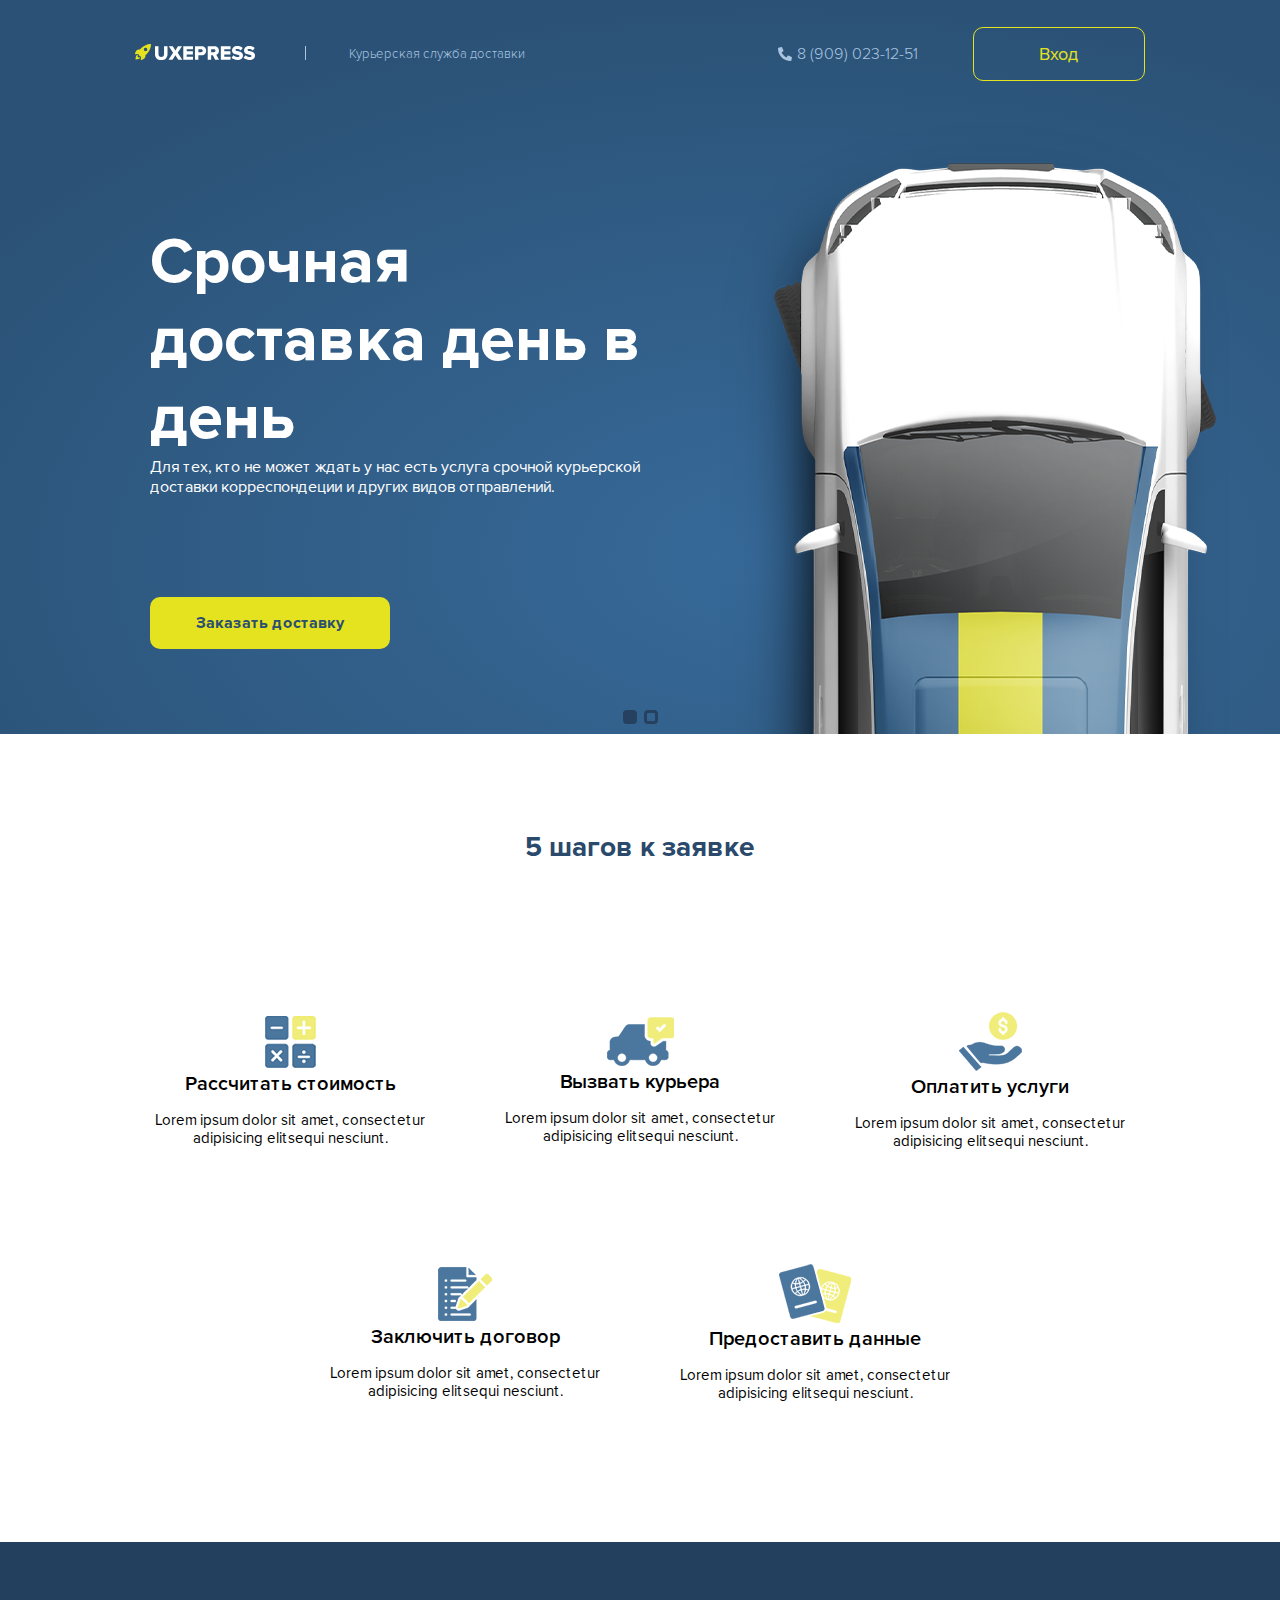
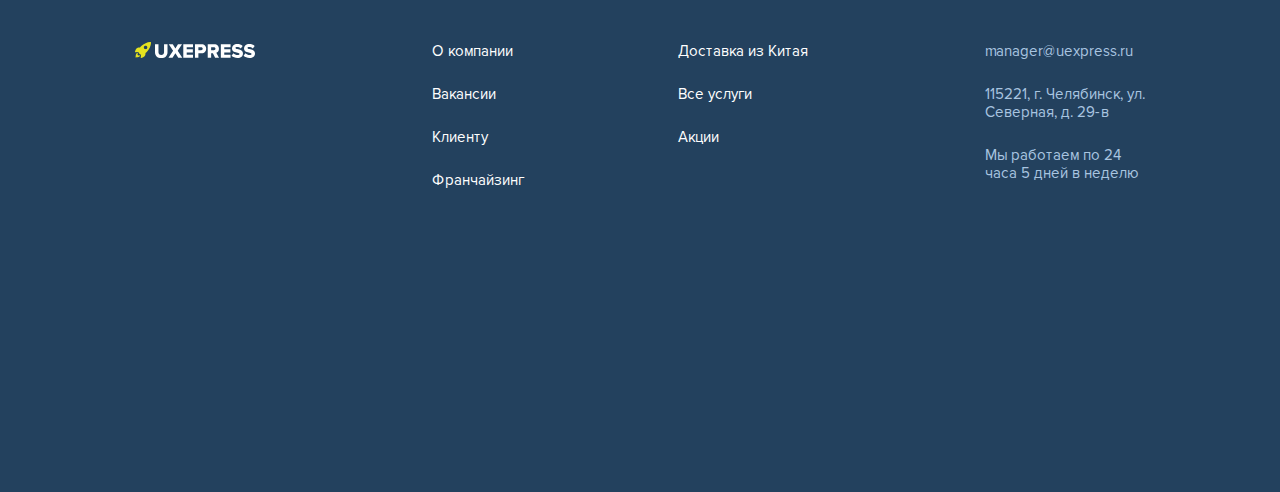
<file: index.html>
<!DOCTYPE html>
<html lang="en">
<head>
<meta charset="utf-8"/>
<meta name="viewport" content="width=device-width, initial-scale=1.0">
<title>Стили</title>
<link href="./css/fonts.css" rel="stylesheet">
<link rel="stylesheet" href ="css\style.css">
<link rel="stylesheet" href ="css\style_header.css">
<link rel="stylesheet" href ="css\style_bottom.css">
<link rel="stylesheet" href ="css\style_steps.css">
<link rel="stylesheet" href ="css\style_slider.css">
</head>
<body>
    <div id = "authorization_window" class = "hidden_window" >
        
        <div class ="window_box" >
            <img src=".\sourse\cross.svg" alt="cross_exit_img" class ="modal_exit_button" id = "modal_exit_button">
            <div class= "modal_inside_wrapper">
                <div class ="modal_header" >
                    Авторизация
                </div>
                <div class ="modal_text" >
                    Введите логин и пароль, чтобы войти в личный кабинет
                </div>
               
                <form action="./admin-panel.html">
                    <input class ="modal_login" id = "modal_login"  type="input" placeholder="Логин" required minlength="4" maxlength="10"/>
                    <input class ="modal_password" id = "modal_password"  type="password" placeholder="Пароль" required minlength="4" maxlength="10"/>
                    <button class ="modal_enter" id = "modal_enter" type="submit">Вход</button>
                </form>
                
            </div>
        </div>
        <div class ="modal_background" id = "modal_background" ></div>
    </div>
    <div class = "top_block_blue">
        
        <div class = "container top_header">

            <div class = "top_header_left">
            
                <div>
                    <img class = "rocket"
                    src=".\sourse\rocket.svg"
                    alt="img of rocket"
                    />
    
                    <img class = "uxepress"
                        src=".\sourse\UXEPRESS.svg"
                        alt="uxepress"
                    />
                </div>
            
                <div class = "line">
                    <svg  width="1" height="14" viewBox="0 0 1 14" fill="none" >
                        <line x1="0.5" y1="2.18557e-08" x2="0.499999" y2="14" stroke="#A9C5E0"/>
                        
                    </svg>
                </div>
                <div class= "header_name proxima_nova_light">
                        Курьерская служба доставки
                </div>
            
            </div>
            
            <div class = "top_header_right">
            
                <div  class="header_telephone_img">
                    <img class = "phone_img"
                    src=".\sourse\phone.svg"
                    alt="phone_img"
                    viewBox="0 0 1 14"
                    />
                    <div class="header_phone_number proxima_nova_light">
                        8 (909) 023-12-51
                    </div>
                </div>

                <div class = "top_header_yellow_square" id = "top_header_yellow_square">
                    <div class = "in_button">
                        Вход
                    </div>
                </div>
            </div>
        </div>

        
        <div class = "slider_box container">
            <div id = "slider_line">
                <div class ="slide_box " id ="slide1">
                    <div class = "slide_text">
                        <div class="slide_info_header">
                            Срочная доставка день в день
                        </div>
                        <div class = "slide_info_text">
                            Для тех, кто не может ждать у нас есть услуга срочной курьерской 
                            доставки корреспондеции и других видов отправлений.
                        </div>
                        <div class = "slide_yellow_button">
                           <div class = "text_in_yelllow_button">
                            Заказать доставку
                           </div> 
                        </div>
                    </div>
                    <div class = "slide_picture_car">
                        <img src=".\sourse\big_car.png" alt="big_car.img"/>
                    </div>
                </div>
                
                <div class ="slide_box" id ="slide2">
                    <div class = "slide_text">
                        <div class= "slider_text">
                            <div class="slide_info_header">
                                Подписание договора за 1 час
                            </div>
                            <div class = "slide_info_text">
                                В течение часа наш курьер заберет вашу посылку и подпишет с Вами 
                                договор о предоставлении услуг.
                            </div>
                        </div>
                        
                        <div class = "slide_yellow_button">
                           <div class = "text_in_yelllow_button">
                            Заказать доставку
                           </div> 
                        </div>
                    </div>
                    <div class = "slide_picture_doc">
                            <img src=".\sourse\big_document.svg" alt="document.img"/>
                    </div>
                </div>
                <div class ="slide_box " id ="slide3">
                    <div class = "slide_text">
                        <div class="slide_info_header">
                            Срочная доставка день в день
                        </div>
                        <div class = "slide_info_text">
                            Для тех, кто не может ждать у нас есть услуга срочной курьерской 
                            доставки корреспондеции и других видов отправлений.
                        </div>
                        <div class = "slide_yellow_button">
                           <div class = "text_in_yelllow_button">
                            Заказать доставку
                           </div> 
                        </div>
                    </div>
                    <div class = "slide_picture_car">
                        <img src=".\sourse\big_car.png" alt="big_car.img"/>
                    </div>
                </div>
            </div>
            <div class = "slide_button_line">
                <div class = "slide_button_wrapper">
                    <div id ="slide_button1"  >
                       
                    </div>
                    <div id ="slide_button2" >
                        
                    </div>
                </div>
            </div>
        </div>
        
    </div>
    
    <div class="info_container container">
        <h3 class = "info_header" >
                5 шагов к заявке
        </h3>
        <div class="info_steps">
            <div class="info_box">
                <div>
                    <img 
                    src=".\sourse\calculator.svg"
                    alt="calculator_img"
                    width: 51px;
                    height: 52px;
                    />
                </div>
                <div  class = "info_box_mes">
                        Рассчитать стоимость
                </div>
                <div class = "info_box_comment">
                    Lorem ipsum dolor sit amet, consectetur adipisicing elitsequi nesciunt.
                </div>
            </div>

            <div class="info_box">
                <div>
                    <img 
                    src=".\sourse\car.svg"
                    alt="car_img"
                    width: 51px;
                    height: 52px;
                    />
                </div>
                <div  class = "info_box_mes">
                    Вызвать курьера
                </div>
                <div class = "info_box_comment">
                    Lorem ipsum dolor sit amet, consectetur adipisicing elitsequi nesciunt.
                </div>
            </div>

            <div class="info_box">
                <div>
                    <img 
                    src=".\sourse\hand.svg"
                    alt="hand_img"
                    width: 51px;
                    height: 52px;
                    />
                </div>
                <div  class = "info_box_mes">
                    Оплатить услуги
                </div>
                <div class = "info_box_comment">
                    Lorem ipsum dolor sit amet, consectetur adipisicing elitsequi nesciunt.
                </div>
            </div>
        
            <div class="info_box">
                <div>
                    <img 
                    src=".\sourse\document.svg"
                    alt="document_img"
                    width: 51px;
                    height: 52px;
                    />
                </div>
                <div  class = "info_box_mes">
                    Заключить договор
                </div>
                <div class = "info_box_comment">
                    Lorem ipsum dolor sit amet, consectetur adipisicing elitsequi nesciunt.
                </div>
            </div>
            
            <div class="info_box">
                <div>
                    <img 
                    src=".\sourse\passport.svg"
                    alt="document_img"
                    width: 51px;
                    height: 52px;
                    />
                </div>
                <div  class = "info_box_mes">
                    Предоставить данные
                </div>
                <div class = "info_box_comment">
                    Lorem ipsum dolor sit amet, consectetur adipisicing elitsequi nesciunt.
                </div>
            </div>
        </div>
    </div>
    
    <div class= "bottom_container container container_with_top">
        
        <div class = "uxepress_wrapper">
            <img class = "rocket"
            src=".\sourse\rocket.svg"
            alt="img of rocket"
            />

            <img class = "uxepress"
                src=".\sourse\UXEPRESS.svg"
                alt="uxepress"
            />
        </div>

        <div class = "bottom_proxima_nova_white">
            <div>
                <div class = "bottom_line" >О компании</div>
                <div class = "bottom_line"> Вакансии</div>
                <div class = "bottom_line">Клиенту</div>
                <div class = "bottom_line">Франчайзинг</div>
            </div>
            <div>
                <div class = "bottom_line">Доставка из Китая</div>
                <div class = "bottom_line">Все услуги </div>
                <div class = "bottom_line">Акции</div>
            </div>
            
        </div>

        <div class = "bottom_contact_box_wrap">
            <div class = "bottom_contact_box">
                <div class = "bottom_line bottom_proxima_nova_blu" >manager@uexpress.ru</div>
                <div class = "bottom_line bottom_proxima_nova_blu">  115221, г. Челябинск, ул. Северная, д. 29-в</div>
                <div class = "bottom_line bottom_proxima_nova_blu"> Мы работаем по 24 часа 5 дней в неделю</div>
            </div>
        </div>
        
    </div>

    <script src="./scripts/script.js"></script>
    <script src="./scripts/auth_window.js"></script>    
</body>
</file>
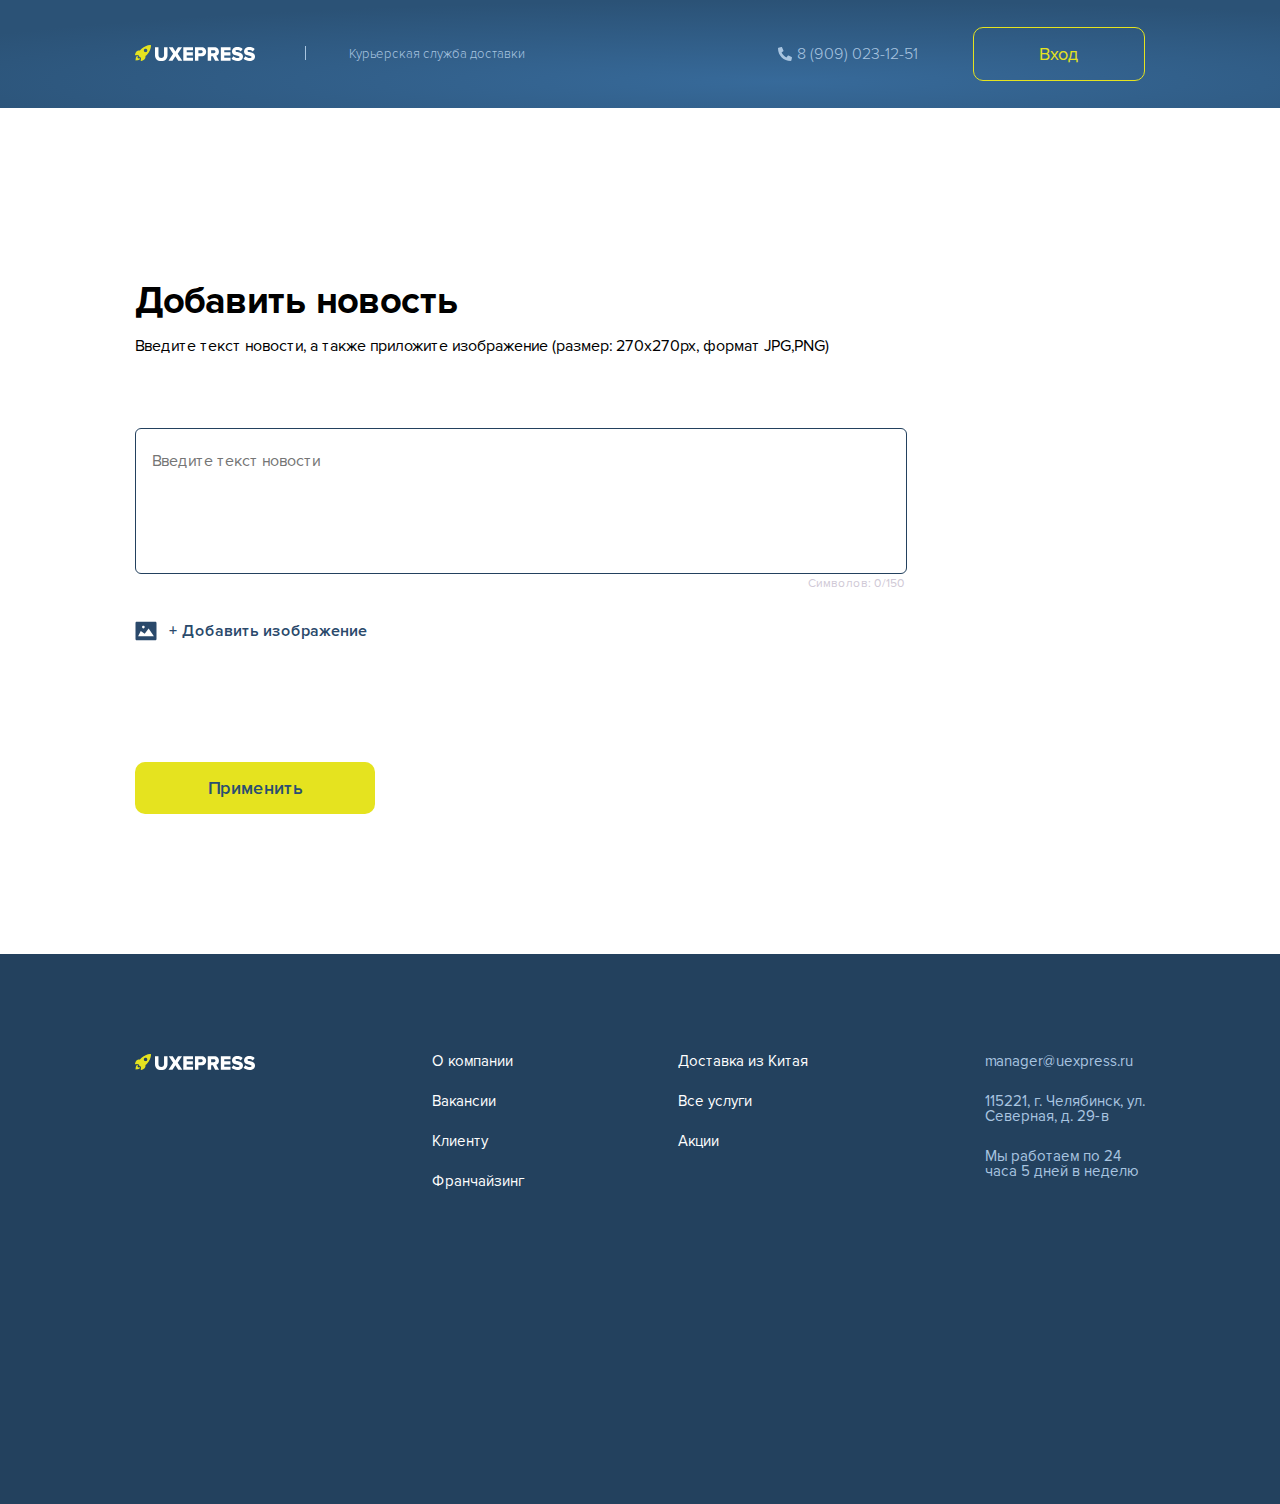
<file: admin-panel.html>
<!DOCTYPE html>
<html lang="en">

<head>
    <meta charset="UTF-8">
    <meta http-equiv="X-UA-Compatible" content="IE=edge">
    <meta name="viewport" content="width=device-width, initial-scale=1.0">
    <link href="./css/fonts.css" rel="stylesheet">
    <link href="./css/style.css" rel="stylesheet">
    <link href="./css/reset.css" rel="stylesheet">
    <link href="./css/admin-panel.css" rel="stylesheet">
    <link href="./css/style_header.css" rel="stylesheet">
    <link href="./css/style_bottom.css" rel="stylesheet">
    <title>Админ. панель</title>
</head>

<body>
    <div id = "authorization_window" class = "hidden_window" >
        
        <div class ="window_box" >
            <img src=".\sourse\cross.svg" alt="cross_exit_img" class ="modal_exit_button" id = "modal_exit_button">
            <div class= "modal_inside_wrapper">
                <div class ="modal_header" >
                    Авторизация
                </div>
                <div class ="modal_text" >
                    Введите логин и пароль, чтобы войти в личный кабинет
                </div>
                <form action="./admin-panel.html">
                    <input class ="modal_login" id = "modal_login"  type="input" placeholder="Логин" required minlength="4" maxlength="10"/>
                    <input class ="modal_password" id = "modal_password"  type="password" placeholder="Пароль" required minlength="4" maxlength="10"/>
                    <button class ="modal_enter" id = "modal_enter" type="submit">Вход</button>
                </form>
                
            </div>
        </div>
        <div class ="modal_background" id = "modal_background" ></div>
    </div>
    <div class = "top_block_blue">
        
        <div class = "container top_header">

            <div class = "top_header_left">
            
                <div>
                    <img class = "rocket"
                    src=".\sourse\rocket.svg"
                    alt="img of rocket"
                    />
    
                    <img class = "uxepress"
                        src=".\sourse\UXEPRESS.svg"
                        alt="uxepress"
                    />
                </div>
            
                <div class = "line">
                    <svg  width="1" height="14" viewBox="0 0 1 14" fill="none" >
                        <line x1="0.5" y1="2.18557e-08" x2="0.499999" y2="14" stroke="#A9C5E0"/>
                        
                    </svg>
                </div>
                <div class= "header_name proxima_nova_light">
                        Курьерская служба доставки
                </div>
            
            </div>
            
            <div class = "top_header_right">
            
                <div  class="header_telephone_img">
                    <img class = "phone_img"
                    src=".\sourse\phone.svg"
                    alt="phone_img"
                    viewBox="0 0 1 14"
                    />
                    <div class="header_phone_number proxima_nova_light">
                        8 (909) 023-12-51
                    </div>
                </div>

                <div class = "top_header_yellow_square" id = "top_header_yellow_square">
                    <div class = "in_button">
                        Вход
                    </div>
                </div>
            </div>
        </div>        
    </div>

        
    <form class="news-form container" onsubmit="return validate_form();">
        <div class="title">Добавить новость</div>
        <div class="news-form__common-text">
            Введите текст новости, а также приложите изображение (размер: 270х270px, формат JPG,PNG)
        </div>
        <textarea class="news-form__textarea" placeholder='Введите текст новости'></textarea>
        <div class="news-form__char-count">Символов: 0/150</div>
            
        <div class="news-form__add-image-container">
            <div class="news-form__add-image-container">
                <input class="news-form__upload-img" type="file">
                <img src="./sourse/Shape.svg" accept="image/jpeg,image/png">
                <div class="news-form__add-image-text">+ Добавить изображение</div>
            </div>
            <div class="news-form__add-image-container">
                <img class="news-form__uploaded-img hidden">
                <div class="news-form__uploaded-img-name"></div>
                <img class="news-form__del-img-bt hidden" src="./sourse/cross.svg">
            </div>
        </div>

        <input type="submit" class="news-form__button" value="Применить">
            
    </form>




    <div class= "bottom_container container container_with_top">
        
        <div class = "uxepress_wrapper">
            <img class = "rocket"
            src=".\sourse\rocket.svg"
            alt="img of rocket"
            />

            <img class = "uxepress"
                src=".\sourse\UXEPRESS.svg"
                alt="uxepress"
            />
        </div>

        <div class = "bottom_proxima_nova_white">
            <div>
                <div class = "bottom_line" >О компании</div>
                <div class = "bottom_line"> Вакансии</div>
                <div class = "bottom_line">Клиенту</div>
                <div class = "bottom_line">Франчайзинг</div>
            </div>
            <div>
                <div class = "bottom_line">Доставка из Китая</div>
                <div class = "bottom_line">Все услуги </div>
                <div class = "bottom_line">Акции</div>
            </div>
            
        </div>

        <div class = "bottom_contact_box_wrap">
            <div class = "bottom_contact_box">
                <div class = "bottom_line bottom_proxima_nova_blu" >manager@uexpress.ru</div>
                <div class = "bottom_line bottom_proxima_nova_blu">  115221, г. Челябинск, ул. Северная, д. 29-в</div>
                <div class = "bottom_line bottom_proxima_nova_blu"> Мы работаем по 24 часа 5 дней в неделю</div>
            </div>
        </div>
        
    </div>
</body>
<script src="./scripts/admin-page.js"></script>
<script src="./scripts/auth_window.js"></script>
</html>
</file>
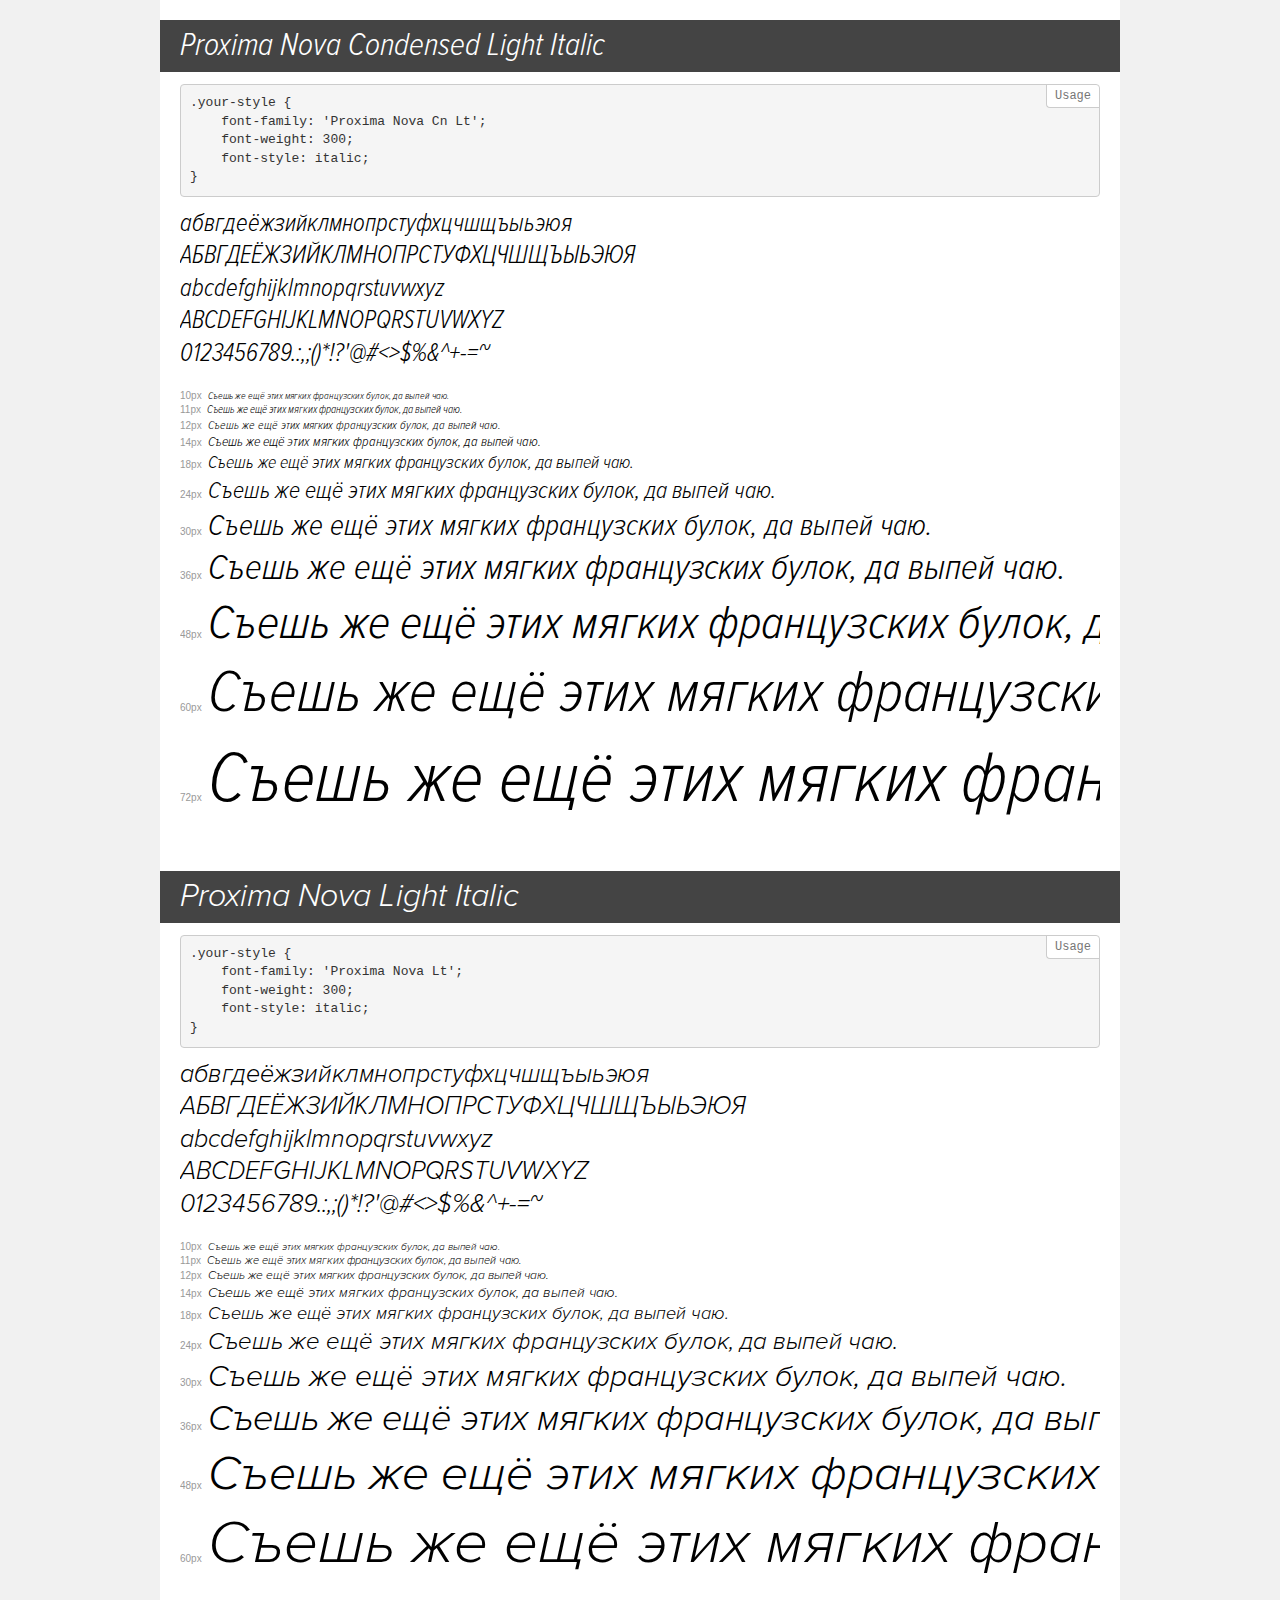
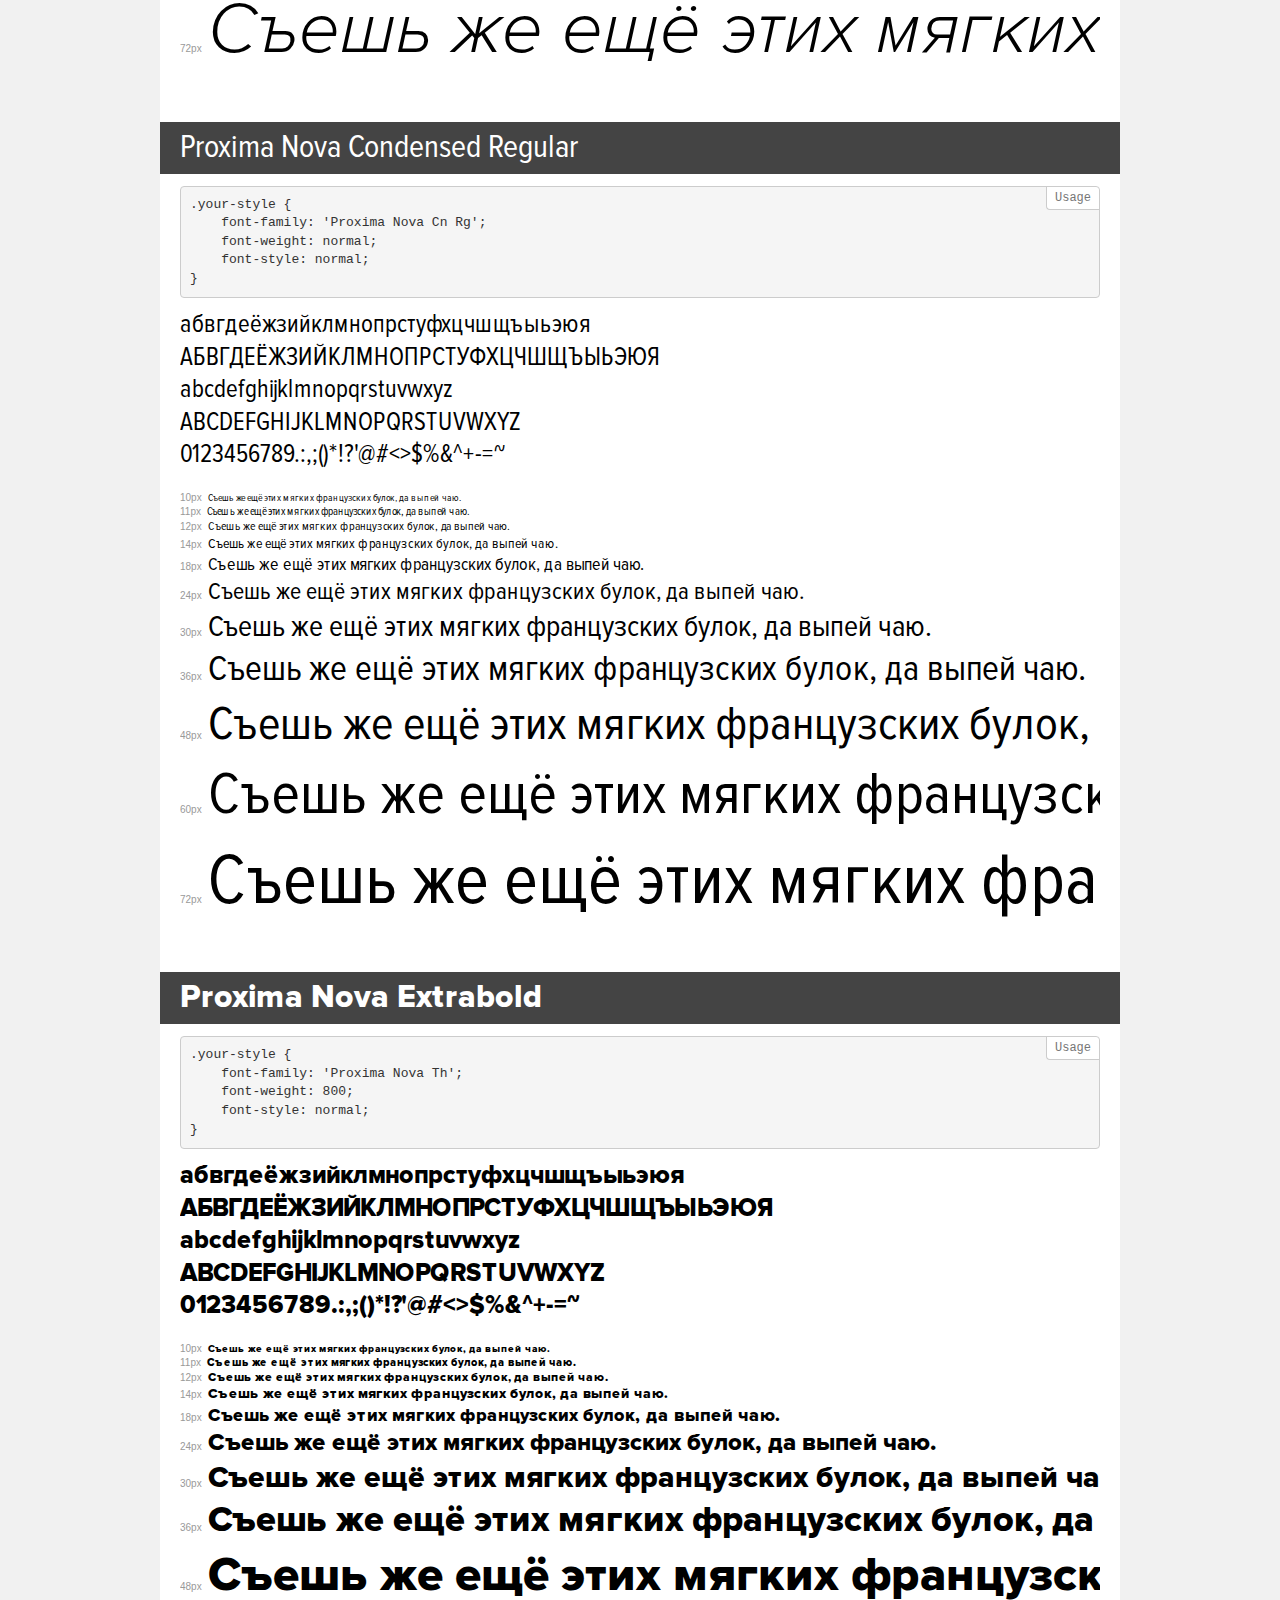
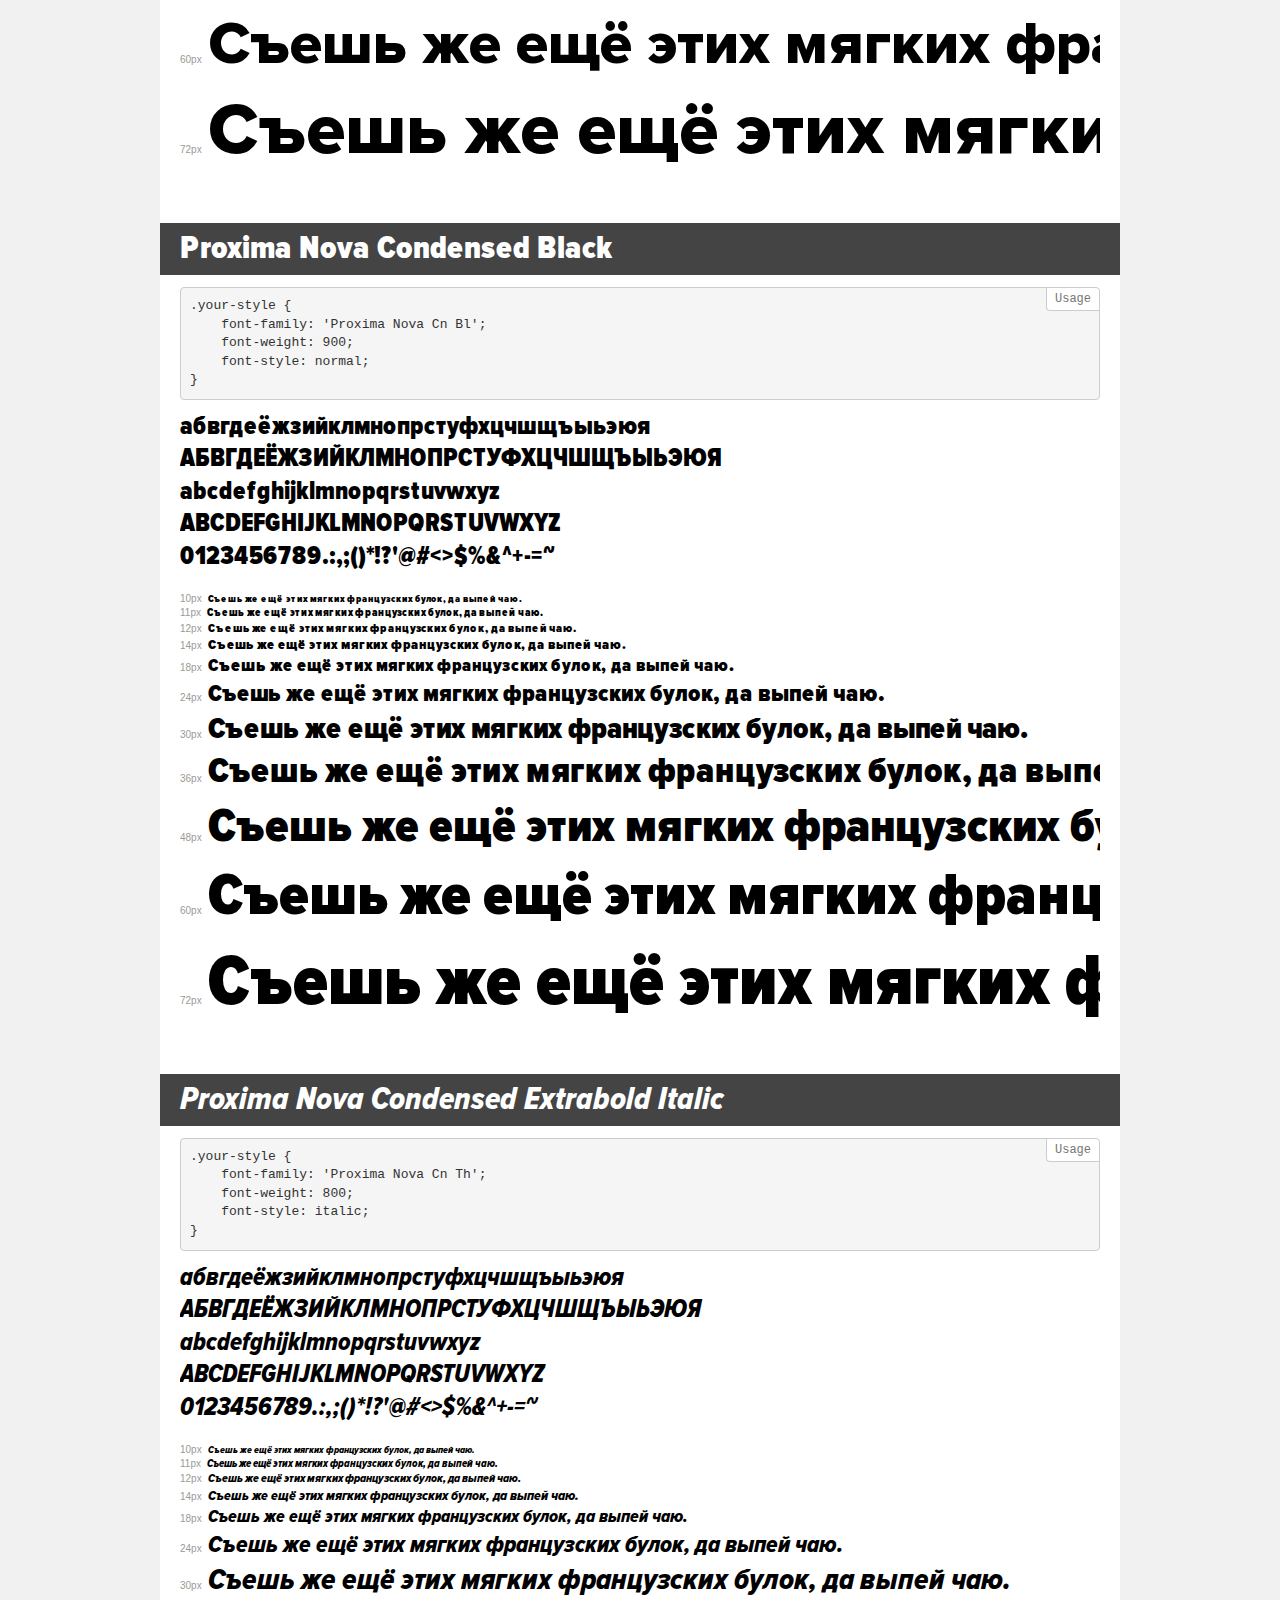
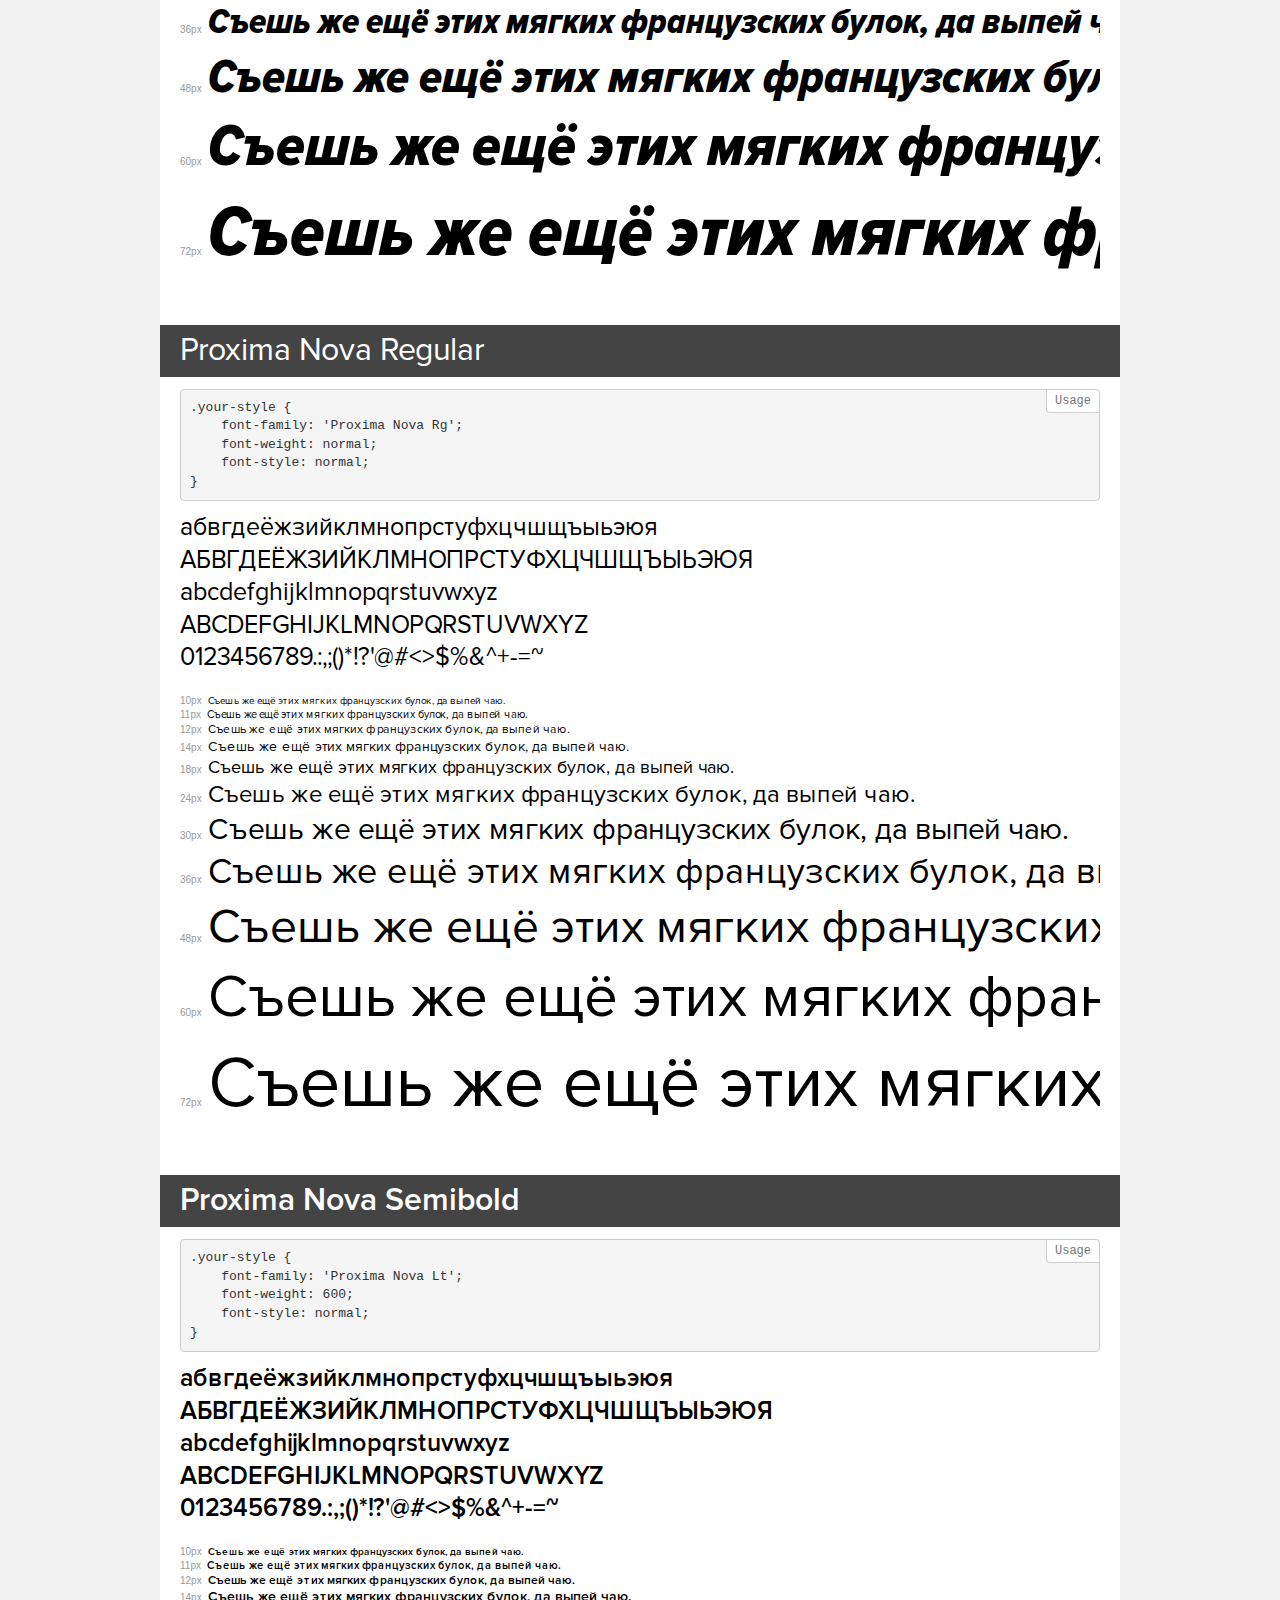
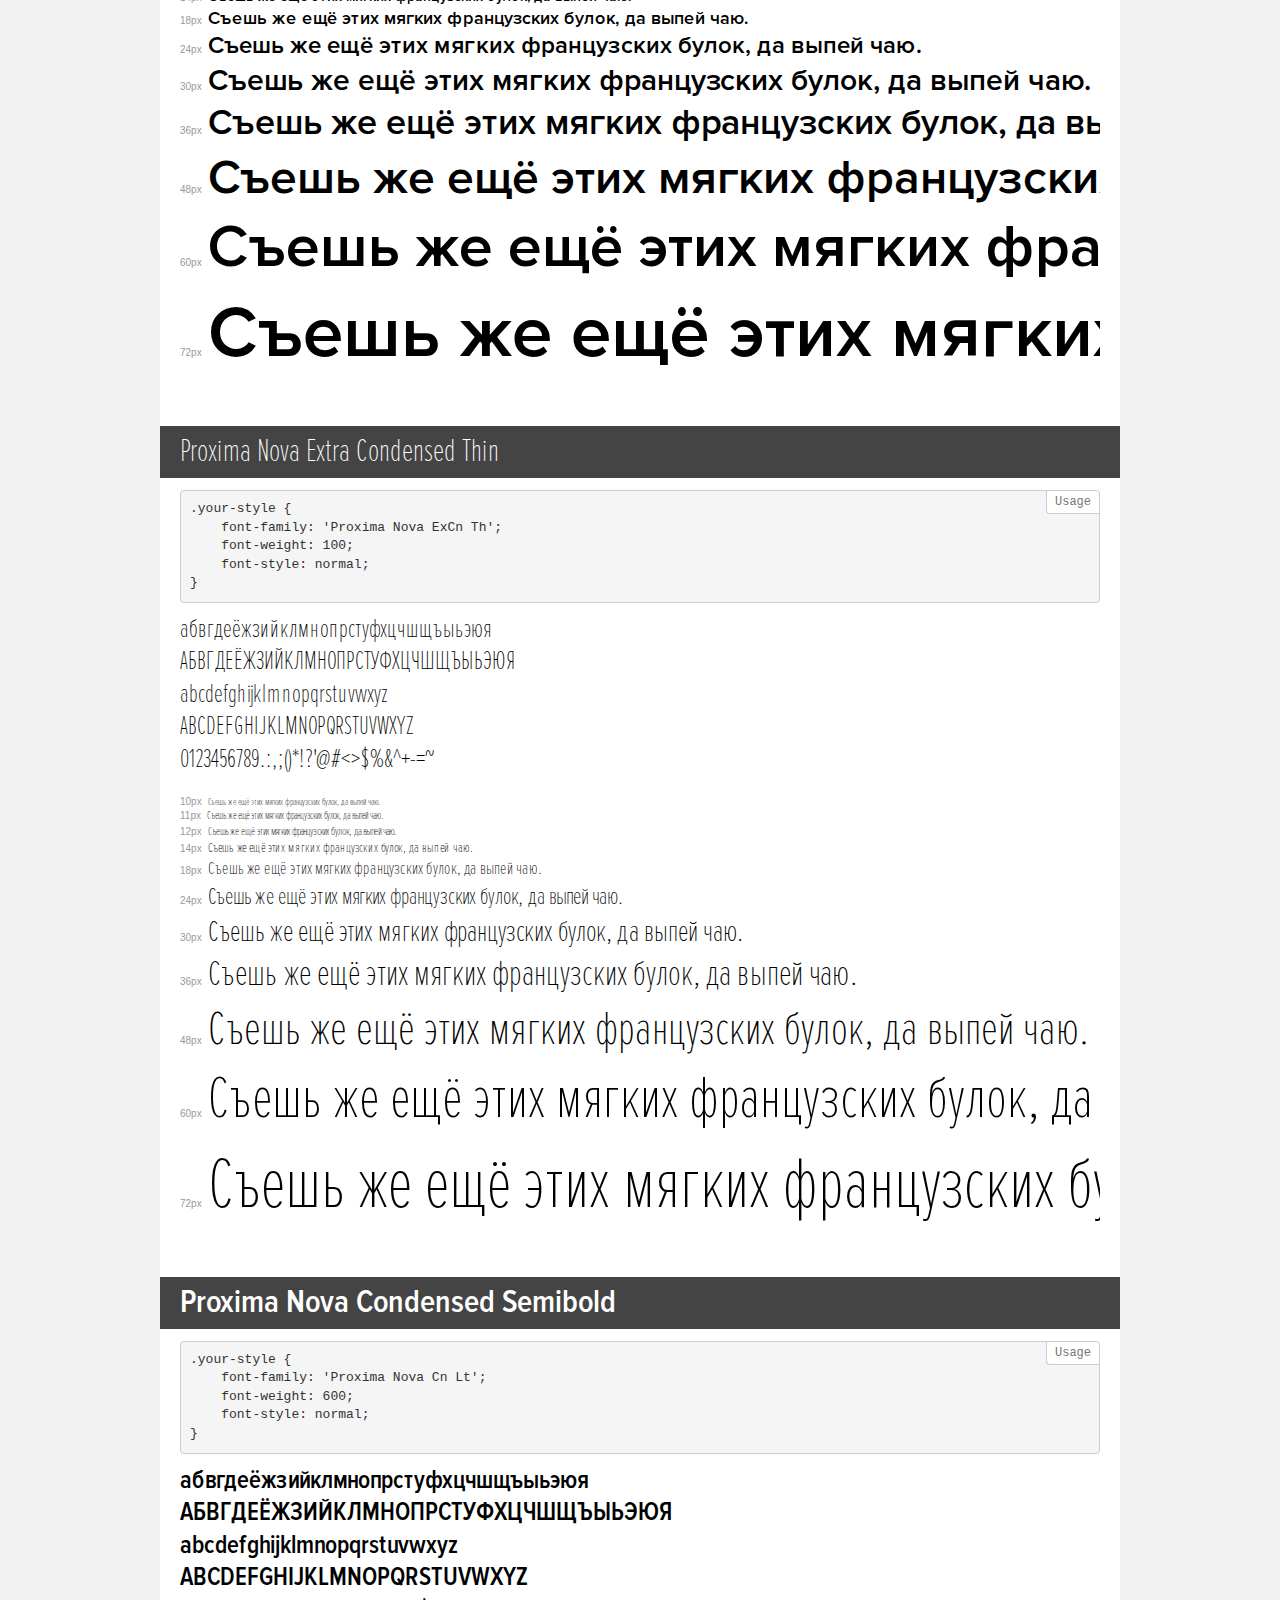
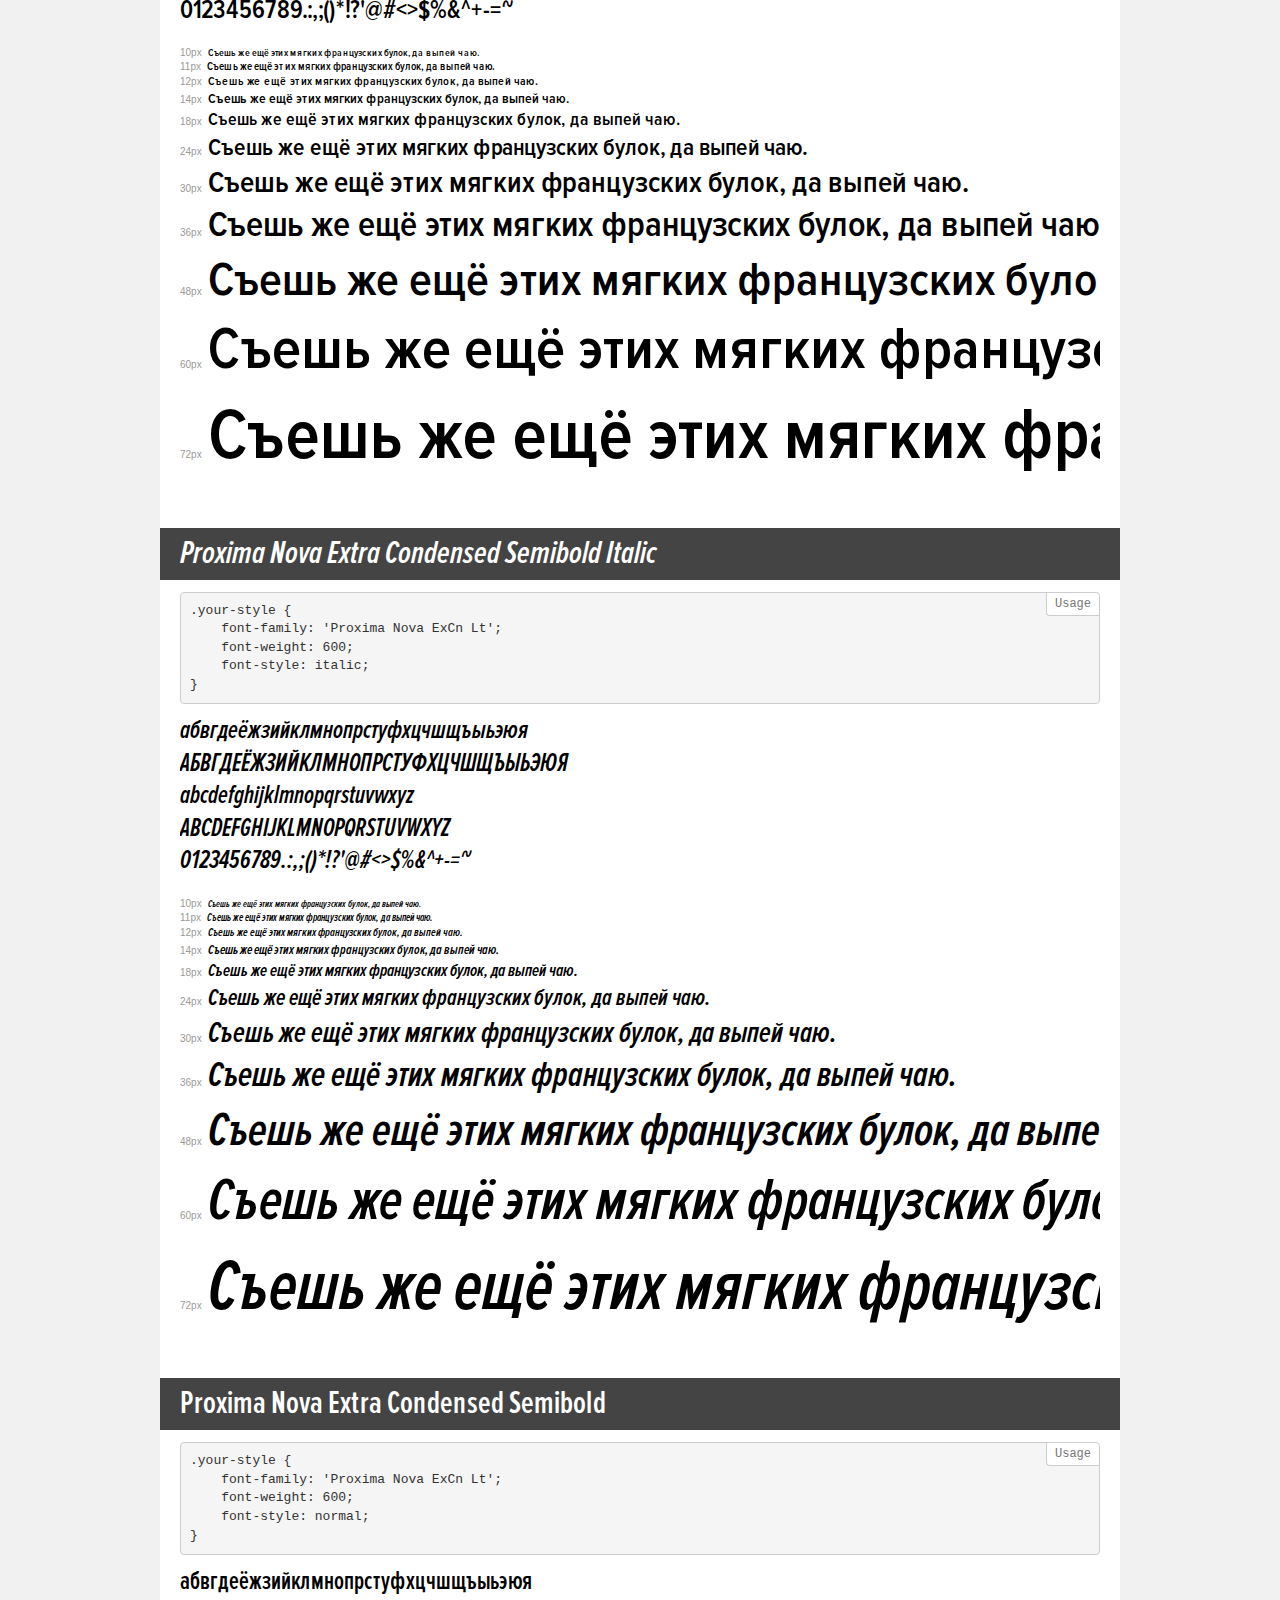
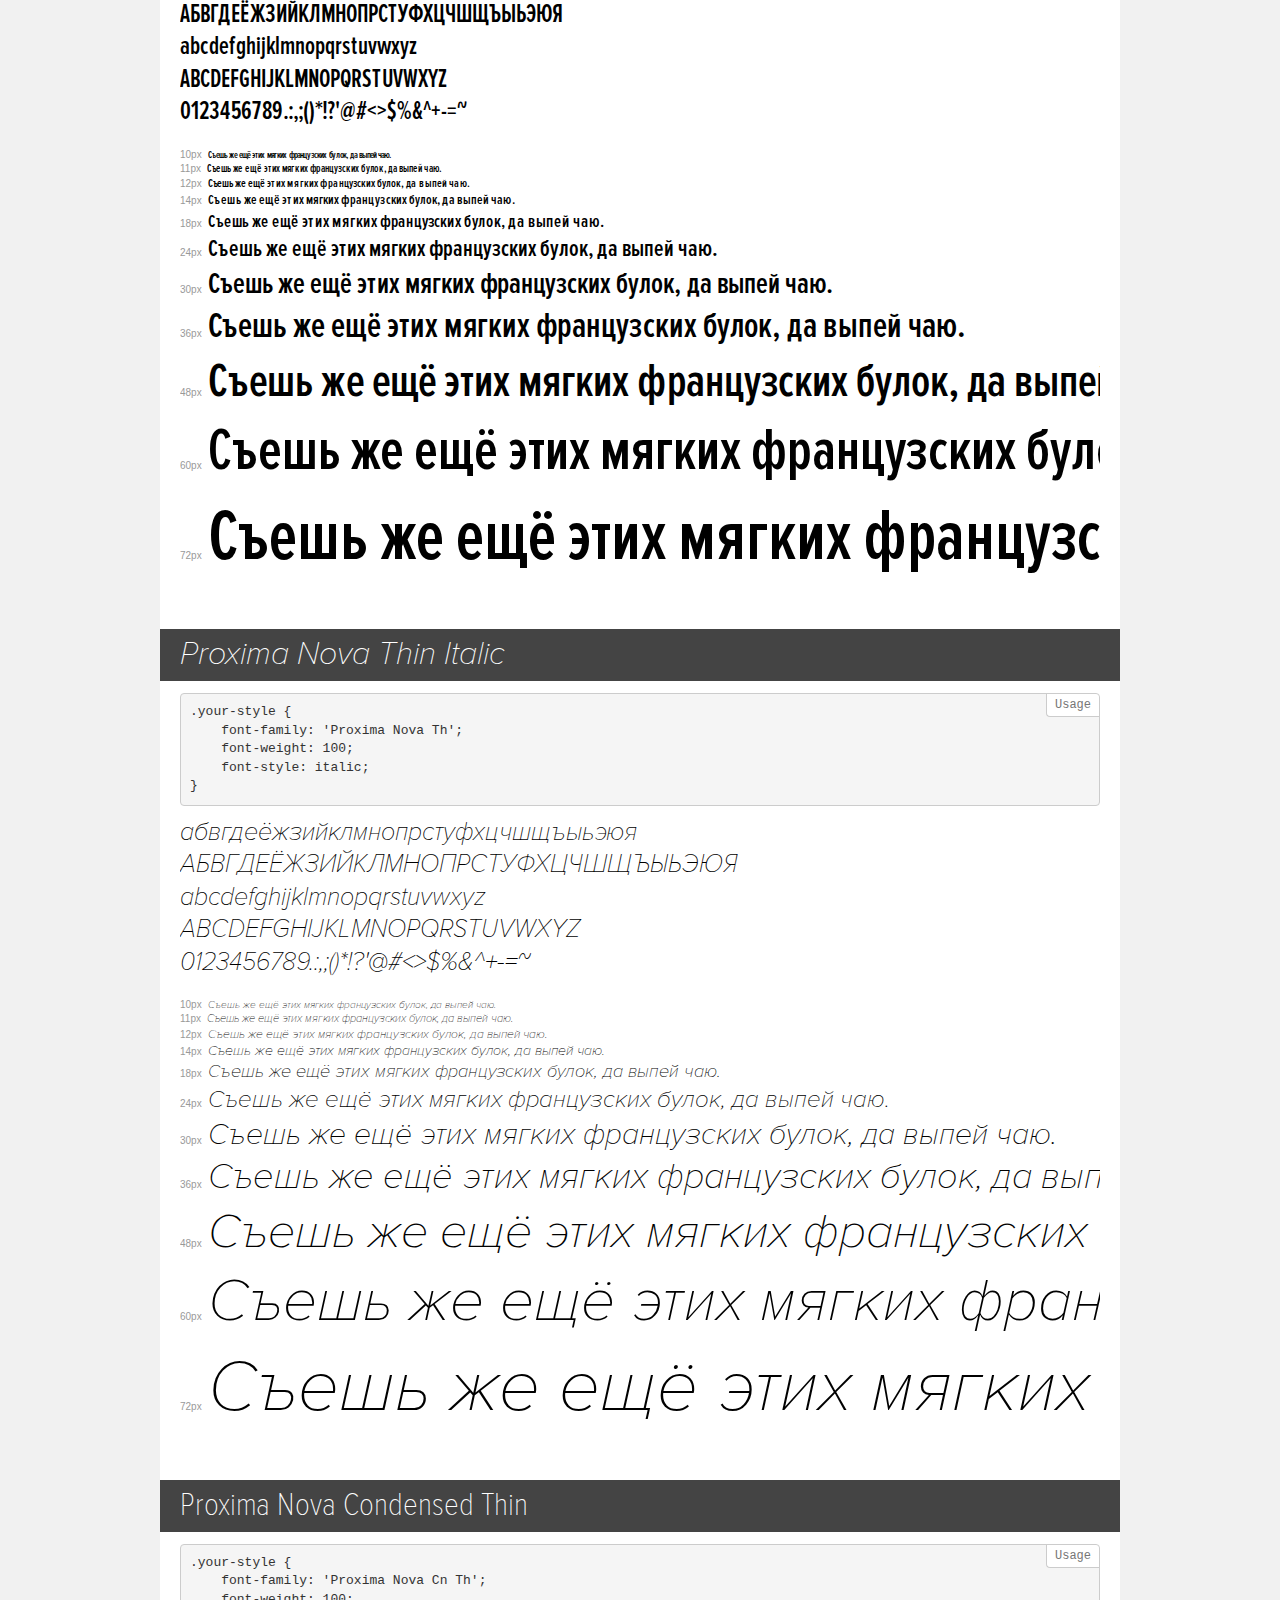
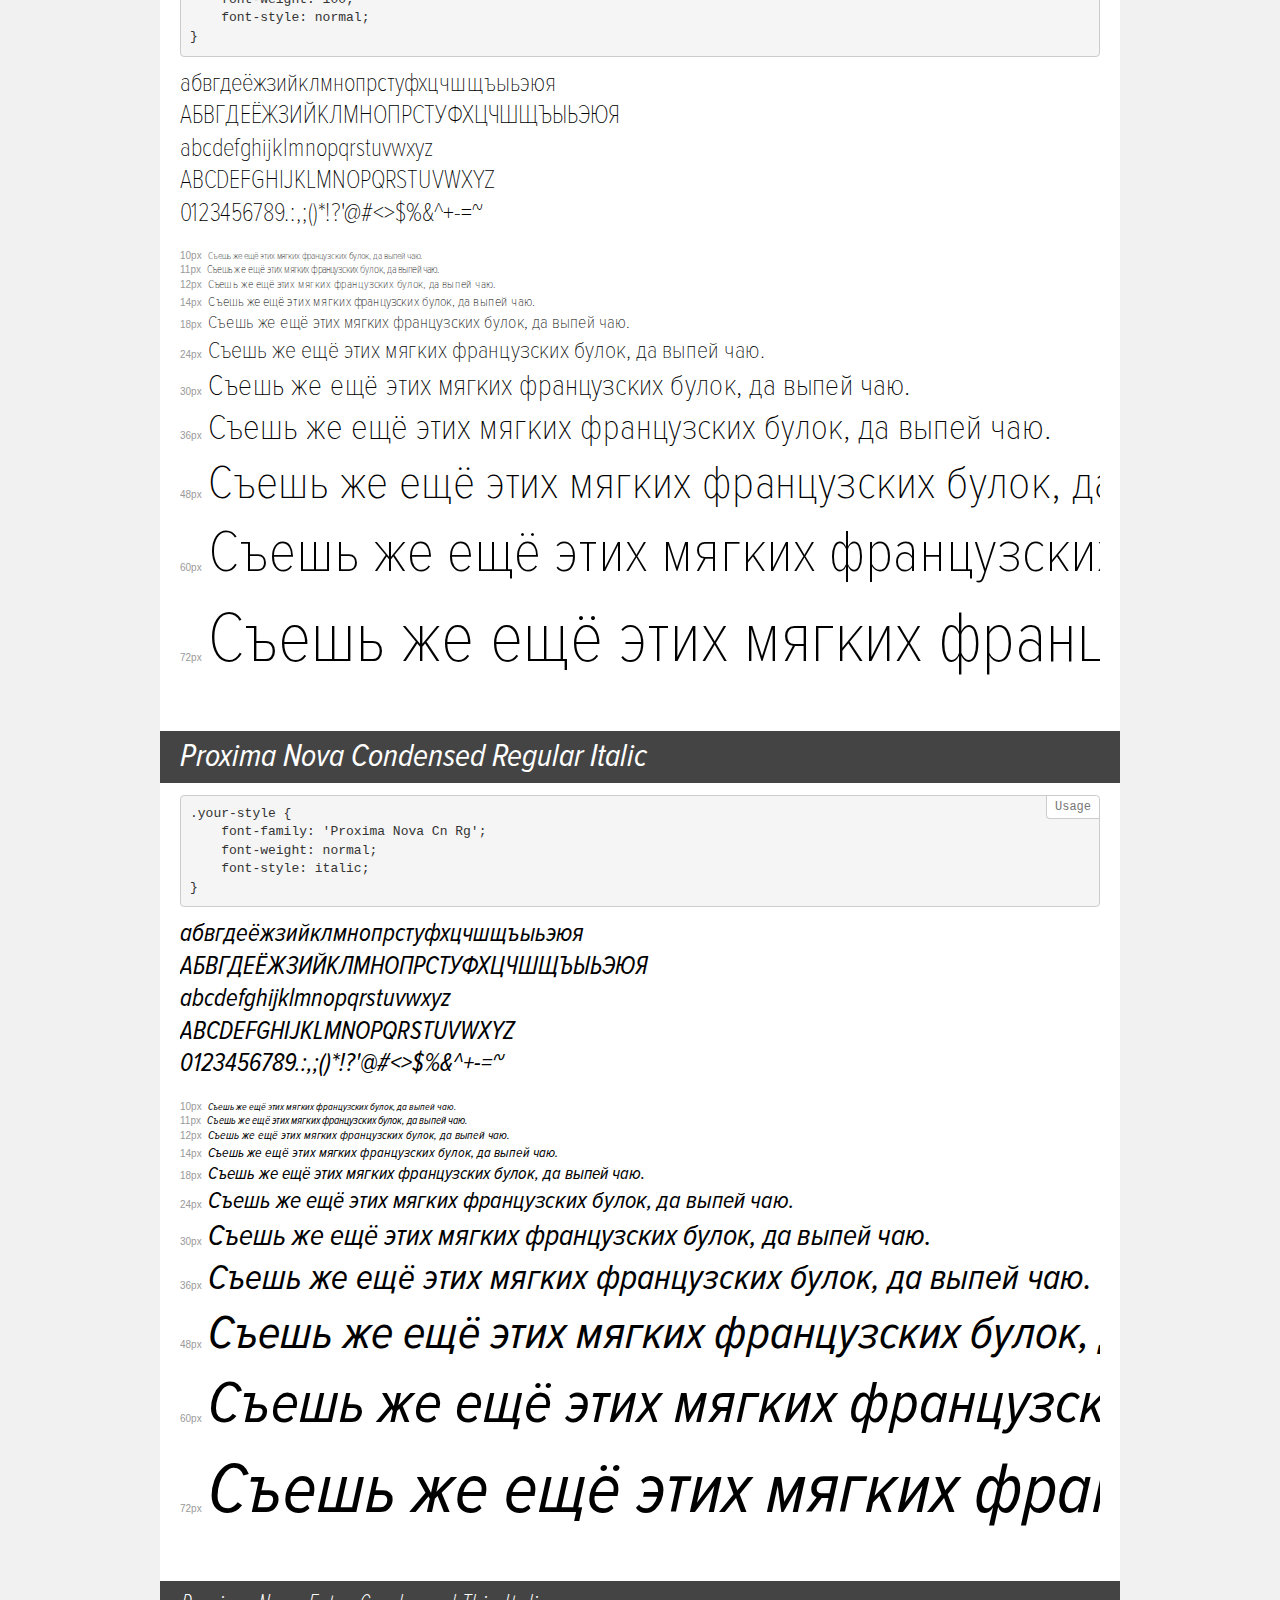
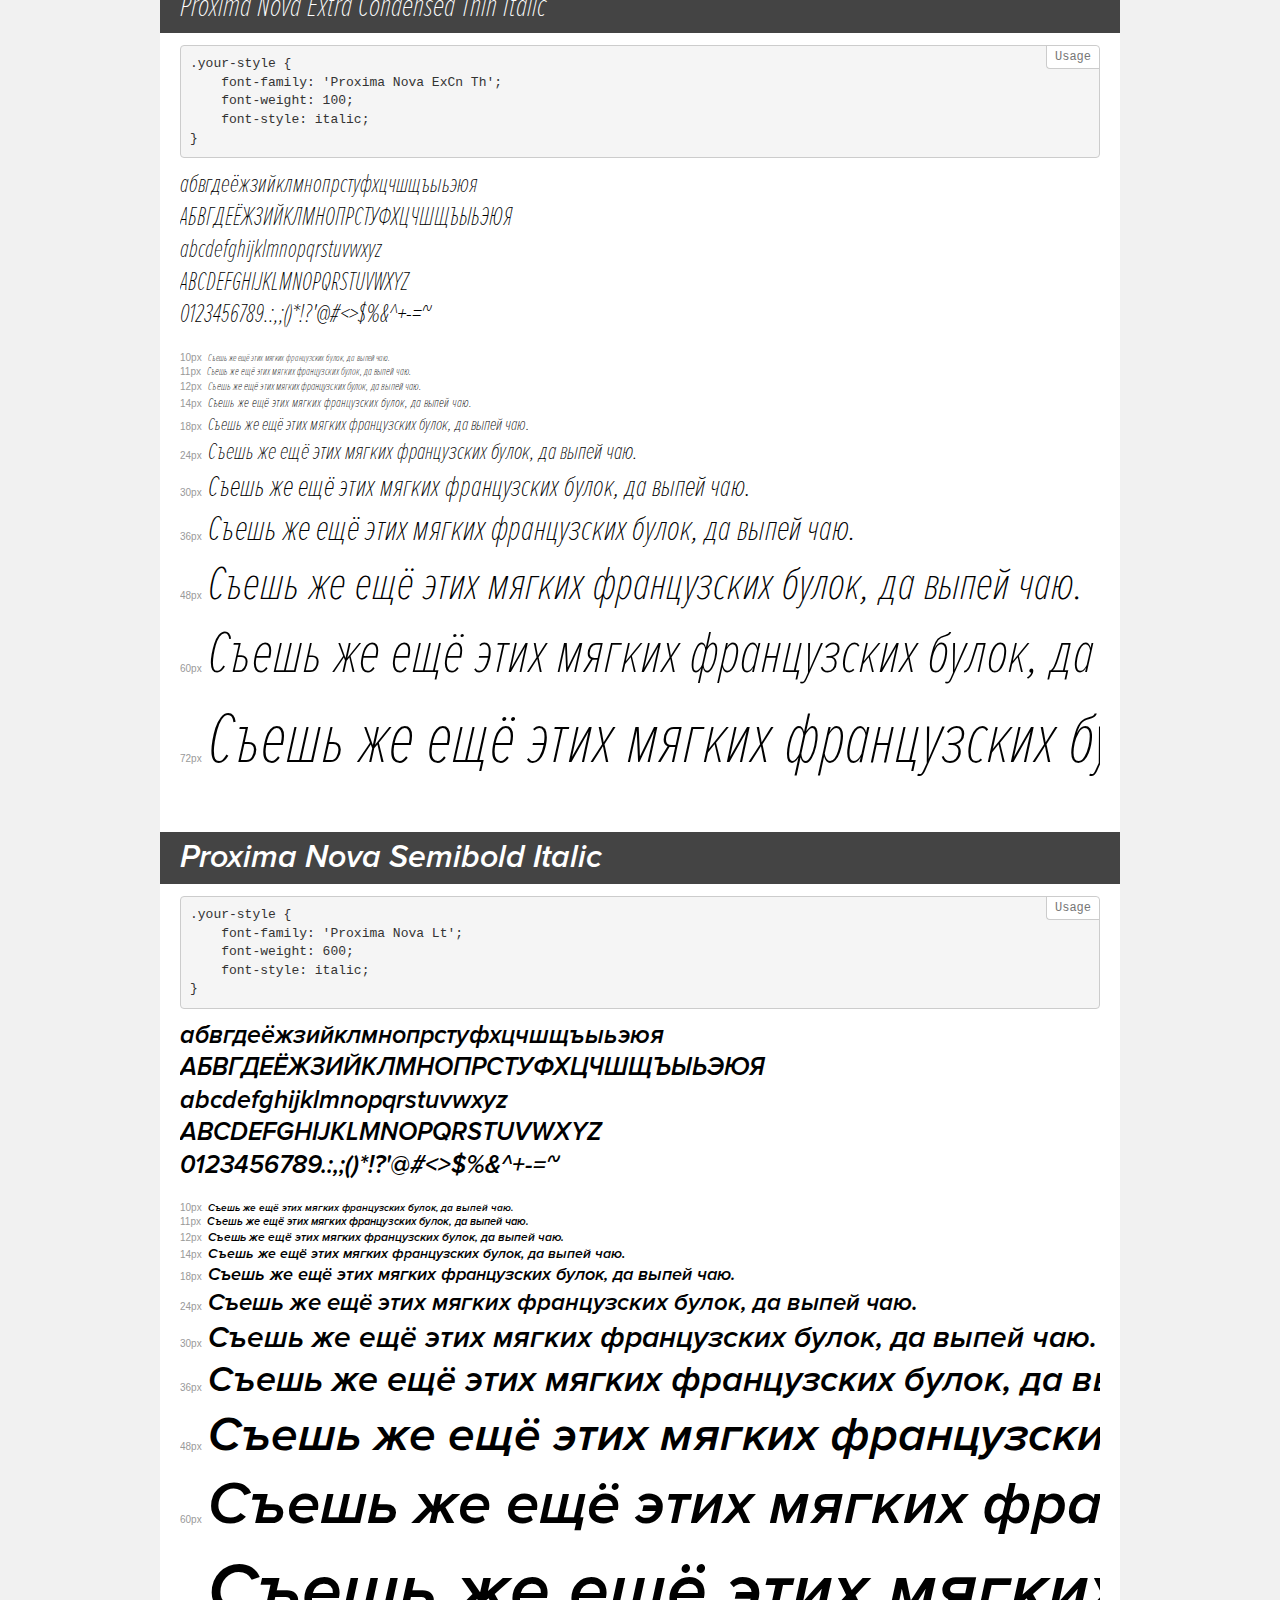
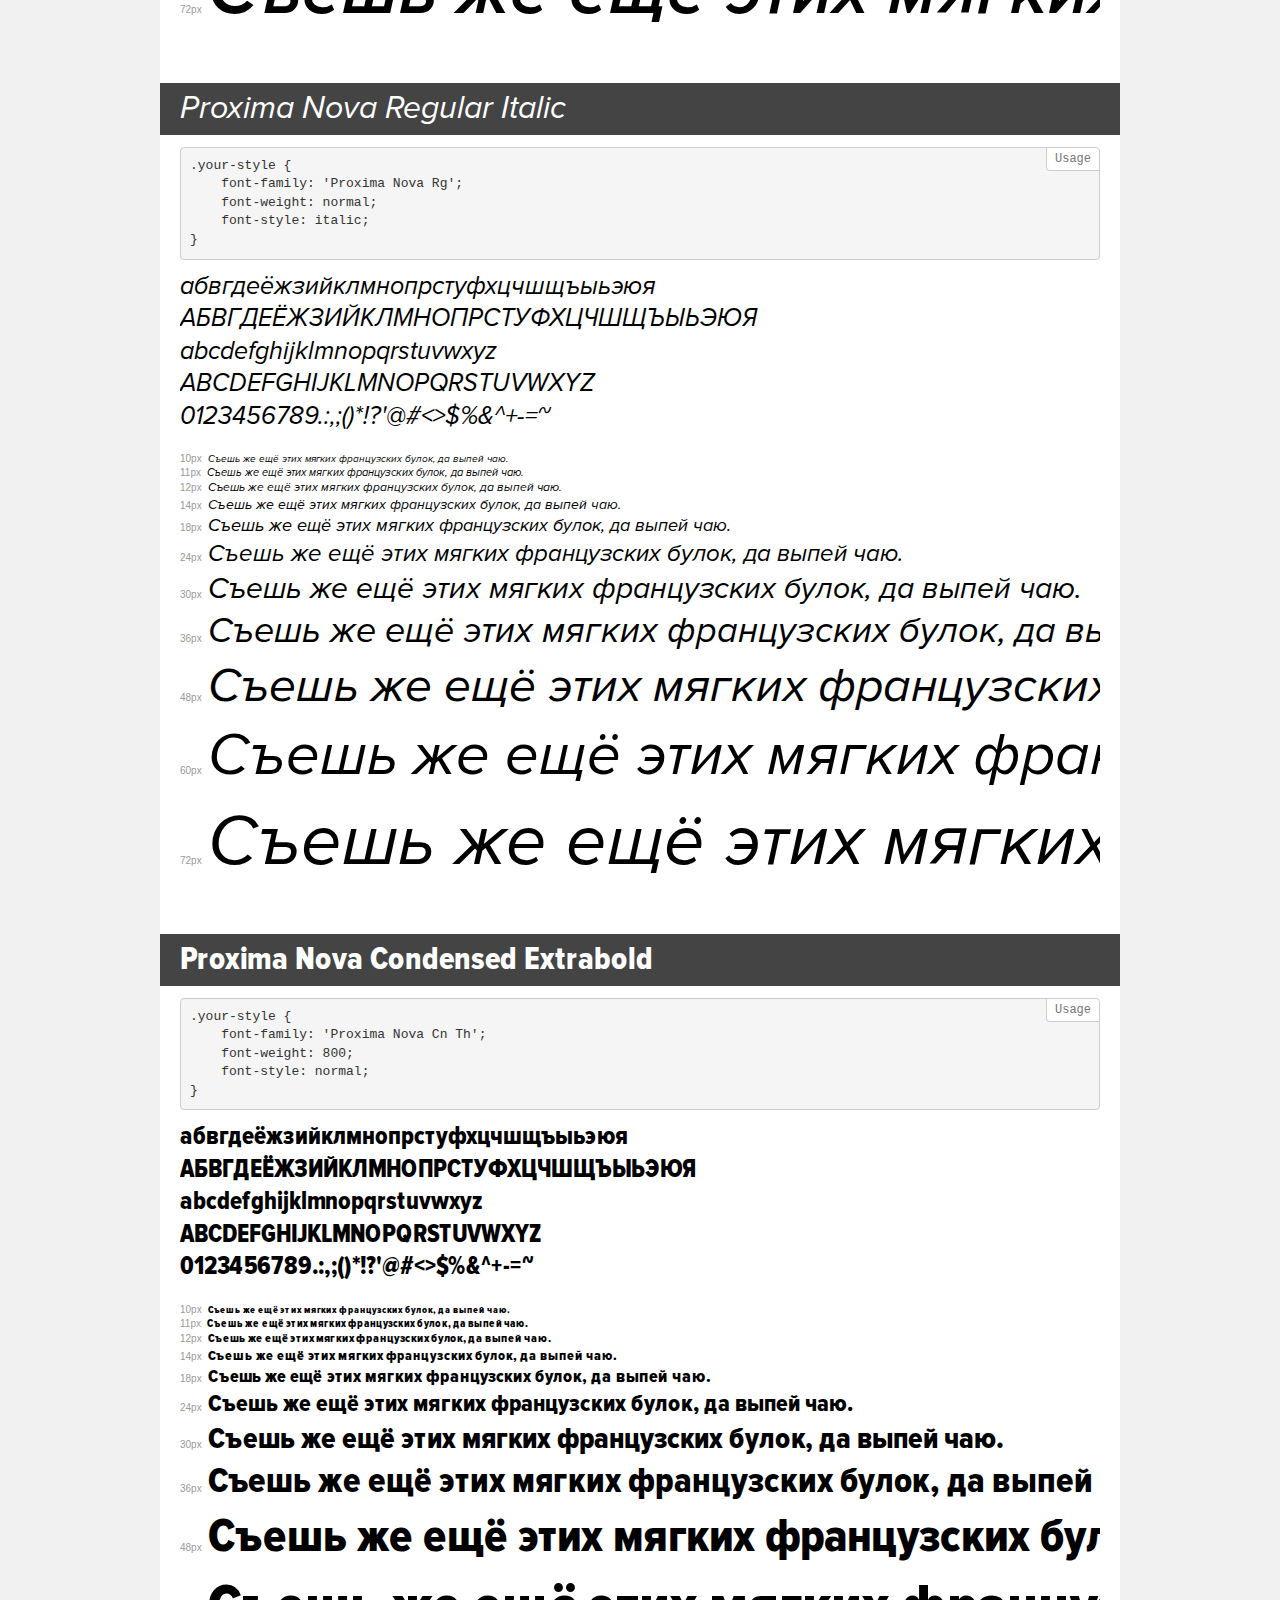
<file: fonts/demo.html>
<!DOCTYPE html>
<html>
<head>
	<meta charset="utf-8">
	<meta http-equiv="X-UA-Compatible" content="IE=edge">
	<meta name="viewport" content="width=device-width, initial-scale=1">
	<meta name="robots" content="noindex, noarchive">
	<title>Transfonter demo</title>
	<link href="stylesheet.css" rel="stylesheet">
	<style>
		/*
		http://meyerweb.com/eric/tools/css/reset/
		v2.0 | 20110126
		License: none (public domain)
		*/
		html, body, div, span, applet, object, iframe,
		h1, h2, h3, h4, h5, h6, p, blockquote, pre,
		a, abbr, acronym, address, big, cite, code,
		del, dfn, em, img, ins, kbd, q, s, samp,
		small, strike, strong, sub, sup, tt, var,
		b, u, i, center,
		dl, dt, dd, ol, ul, li,
		fieldset, form, label, legend,
		table, caption, tbody, tfoot, thead, tr, th, td,
		article, aside, canvas, details, embed,
		figure, figcaption, footer, header, hgroup,
		menu, nav, output, ruby, section, summary,
		time, mark, audio, video {
			margin: 0;
			padding: 0;
			border: 0;
			font-size: 100%;
			font: inherit;
			vertical-align: baseline;
		}
		/* HTML5 display-role reset for older browsers */
		article, aside, details, figcaption, figure,
		footer, header, hgroup, menu, nav, section {
			display: block;
		}
		body {
			line-height: 1;
		}
		ol, ul {
			list-style: none;
		}
		blockquote, q {
			quotes: none;
		}
		blockquote:before, blockquote:after,
		q:before, q:after {
			content: '';
			content: none;
		}
		table {
			border-collapse: collapse;
			border-spacing: 0;
		}
		/* common styles */
		body {
			background: #f1f1f1;
			color: #000;
		}
		.page {
			background: #fff;
			width: 920px;
			margin: 0 auto;
			padding: 20px 20px 0 20px;
			overflow: hidden;
		}
		.font-container {
			overflow-x: auto;
			overflow-y: hidden;
			margin-bottom: 40px;
			line-height: 1.3;
			white-space: nowrap;
			padding-bottom: 5px;
		}
		h1 {
			position: relative;
			background: #444;
			font-size: 32px;
			color: #fff;
			padding: 10px 20px;
			margin: 0 -20px 12px -20px;
		}
		.letters {
			font-size: 25px;
			margin-bottom: 20px;
		}
		.s10:before {
			content: '10px';
		}
		.s11:before {
			content: '11px';
		}
		.s12:before {
			content: '12px';
		}
		.s14:before {
			content: '14px';
		}
		.s18:before {
			content: '18px';
		}
		.s24:before {
			content: '24px';
		}
		.s30:before {
			content: '30px';
		}
		.s36:before {
			content: '36px';
		}
		.s48:before {
			content: '48px';
		}
		.s60:before {
			content: '60px';
		}
		.s72:before {
			content: '72px';
		}
		.s10:before, .s11:before, .s12:before, .s14:before,
		.s18:before, .s24:before, .s30:before, .s36:before,
		.s48:before, .s60:before, .s72:before {
			font-family: Arial, sans-serif;
			font-size: 10px;
			font-weight: normal;
			font-style: normal;
			color: #999;
			padding-right: 6px;
		}
		pre {
			display: block;
			position: relative;
			padding: 9px;
			margin: 0 0 10px;
			font-family: Monaco, Menlo, Consolas, "Courier New", monospace !important;
			font-size: 13px;
			line-height: 1.428571429;
			color: #333;
			font-weight: normal !important;
			font-style: normal !important;
			background-color: #f5f5f5;
			border: 1px solid #ccc;
			overflow-x: auto;
			border-radius: 4px;
		}
		pre:after {
			display: block;
			position: absolute;
			right: 0;
			top: 0;
			content: 'Usage';
			line-height: 1;
			padding: 5px 8px;
			font-size: 12px;
			color: #767676;
			background-color: #fff;
			border: 1px solid #ccc;
			border-right: none;
			border-top: none;
			border-radius: 0 4px 0 4px;
			z-index: 10;
		}
		/* responsive */
		@media (max-width: 959px) {
			.page {
				width: auto;
				margin: 0;
			}
		}
	</style>
</head>
<body>
<div class="page">
	<div class="demo" style="font-family: 'Proxima Nova Cn Lt'; font-weight: 300; font-style: italic;">
		<h1>Proxima Nova Condensed Light Italic</h1>
		<pre>.your-style {
    font-family: 'Proxima Nova Cn Lt';
    font-weight: 300;
    font-style: italic;
}</pre>
		<div class="font-container">
			<p class="letters">
				абвгдеёжзийклмнопрстуфхцчшщъыьэюя <br />
				АБВГДЕЁЖЗИЙКЛМНОПРСТУФХЦЧШЩЪЫЬЭЮЯ <br />
				abcdefghijklmnopqrstuvwxyz <br />
				ABCDEFGHIJKLMNOPQRSTUVWXYZ <br />				0123456789.:,;()*!?'@#<>$%&^+-=~
			</p>
			<p class="s10" style="font-size: 10px;">Съешь же ещё этих мягких французских булок, да выпей чаю.</p>
			<p class="s11" style="font-size: 11px;">Съешь же ещё этих мягких французских булок, да выпей чаю.</p>
			<p class="s12" style="font-size: 12px;">Съешь же ещё этих мягких французских булок, да выпей чаю.</p>
			<p class="s14" style="font-size: 14px;">Съешь же ещё этих мягких французских булок, да выпей чаю.</p>
			<p class="s18" style="font-size: 18px;">Съешь же ещё этих мягких французских булок, да выпей чаю.</p>
			<p class="s24" style="font-size: 24px;">Съешь же ещё этих мягких французских булок, да выпей чаю.</p>
			<p class="s30" style="font-size: 30px;">Съешь же ещё этих мягких французских булок, да выпей чаю.</p>
			<p class="s36" style="font-size: 36px;">Съешь же ещё этих мягких французских булок, да выпей чаю.</p>
			<p class="s48" style="font-size: 48px;">Съешь же ещё этих мягких французских булок, да выпей чаю.</p>
			<p class="s60" style="font-size: 60px;">Съешь же ещё этих мягких французских булок, да выпей чаю.</p>
			<p class="s72" style="font-size: 72px;">Съешь же ещё этих мягких французских булок, да выпей чаю.</p>
		</div>
	</div>
	<div class="demo" style="font-family: 'Proxima Nova Lt'; font-weight: 300; font-style: italic;">
		<h1>Proxima Nova Light Italic</h1>
		<pre>.your-style {
    font-family: 'Proxima Nova Lt';
    font-weight: 300;
    font-style: italic;
}</pre>
		<div class="font-container">
			<p class="letters">
				абвгдеёжзийклмнопрстуфхцчшщъыьэюя <br />
				АБВГДЕЁЖЗИЙКЛМНОПРСТУФХЦЧШЩЪЫЬЭЮЯ <br />
				abcdefghijklmnopqrstuvwxyz <br />
				ABCDEFGHIJKLMNOPQRSTUVWXYZ <br />				0123456789.:,;()*!?'@#<>$%&^+-=~
			</p>
			<p class="s10" style="font-size: 10px;">Съешь же ещё этих мягких французских булок, да выпей чаю.</p>
			<p class="s11" style="font-size: 11px;">Съешь же ещё этих мягких французских булок, да выпей чаю.</p>
			<p class="s12" style="font-size: 12px;">Съешь же ещё этих мягких французских булок, да выпей чаю.</p>
			<p class="s14" style="font-size: 14px;">Съешь же ещё этих мягких французских булок, да выпей чаю.</p>
			<p class="s18" style="font-size: 18px;">Съешь же ещё этих мягких французских булок, да выпей чаю.</p>
			<p class="s24" style="font-size: 24px;">Съешь же ещё этих мягких французских булок, да выпей чаю.</p>
			<p class="s30" style="font-size: 30px;">Съешь же ещё этих мягких французских булок, да выпей чаю.</p>
			<p class="s36" style="font-size: 36px;">Съешь же ещё этих мягких французских булок, да выпей чаю.</p>
			<p class="s48" style="font-size: 48px;">Съешь же ещё этих мягких французских булок, да выпей чаю.</p>
			<p class="s60" style="font-size: 60px;">Съешь же ещё этих мягких французских булок, да выпей чаю.</p>
			<p class="s72" style="font-size: 72px;">Съешь же ещё этих мягких французских булок, да выпей чаю.</p>
		</div>
	</div>
	<div class="demo" style="font-family: 'Proxima Nova Cn Rg'; font-weight: normal; font-style: normal;">
		<h1>Proxima Nova Condensed Regular</h1>
		<pre>.your-style {
    font-family: 'Proxima Nova Cn Rg';
    font-weight: normal;
    font-style: normal;
}</pre>
		<div class="font-container">
			<p class="letters">
				абвгдеёжзийклмнопрстуфхцчшщъыьэюя <br />
				АБВГДЕЁЖЗИЙКЛМНОПРСТУФХЦЧШЩЪЫЬЭЮЯ <br />
				abcdefghijklmnopqrstuvwxyz <br />
				ABCDEFGHIJKLMNOPQRSTUVWXYZ <br />				0123456789.:,;()*!?'@#<>$%&^+-=~
			</p>
			<p class="s10" style="font-size: 10px;">Съешь же ещё этих мягких французских булок, да выпей чаю.</p>
			<p class="s11" style="font-size: 11px;">Съешь же ещё этих мягких французских булок, да выпей чаю.</p>
			<p class="s12" style="font-size: 12px;">Съешь же ещё этих мягких французских булок, да выпей чаю.</p>
			<p class="s14" style="font-size: 14px;">Съешь же ещё этих мягких французских булок, да выпей чаю.</p>
			<p class="s18" style="font-size: 18px;">Съешь же ещё этих мягких французских булок, да выпей чаю.</p>
			<p class="s24" style="font-size: 24px;">Съешь же ещё этих мягких французских булок, да выпей чаю.</p>
			<p class="s30" style="font-size: 30px;">Съешь же ещё этих мягких французских булок, да выпей чаю.</p>
			<p class="s36" style="font-size: 36px;">Съешь же ещё этих мягких французских булок, да выпей чаю.</p>
			<p class="s48" style="font-size: 48px;">Съешь же ещё этих мягких французских булок, да выпей чаю.</p>
			<p class="s60" style="font-size: 60px;">Съешь же ещё этих мягких французских булок, да выпей чаю.</p>
			<p class="s72" style="font-size: 72px;">Съешь же ещё этих мягких французских булок, да выпей чаю.</p>
		</div>
	</div>
	<div class="demo" style="font-family: 'Proxima Nova Th'; font-weight: 800; font-style: normal;">
		<h1>Proxima Nova Extrabold</h1>
		<pre>.your-style {
    font-family: 'Proxima Nova Th';
    font-weight: 800;
    font-style: normal;
}</pre>
		<div class="font-container">
			<p class="letters">
				абвгдеёжзийклмнопрстуфхцчшщъыьэюя <br />
				АБВГДЕЁЖЗИЙКЛМНОПРСТУФХЦЧШЩЪЫЬЭЮЯ <br />
				abcdefghijklmnopqrstuvwxyz <br />
				ABCDEFGHIJKLMNOPQRSTUVWXYZ <br />				0123456789.:,;()*!?'@#<>$%&^+-=~
			</p>
			<p class="s10" style="font-size: 10px;">Съешь же ещё этих мягких французских булок, да выпей чаю.</p>
			<p class="s11" style="font-size: 11px;">Съешь же ещё этих мягких французских булок, да выпей чаю.</p>
			<p class="s12" style="font-size: 12px;">Съешь же ещё этих мягких французских булок, да выпей чаю.</p>
			<p class="s14" style="font-size: 14px;">Съешь же ещё этих мягких французских булок, да выпей чаю.</p>
			<p class="s18" style="font-size: 18px;">Съешь же ещё этих мягких французских булок, да выпей чаю.</p>
			<p class="s24" style="font-size: 24px;">Съешь же ещё этих мягких французских булок, да выпей чаю.</p>
			<p class="s30" style="font-size: 30px;">Съешь же ещё этих мягких французских булок, да выпей чаю.</p>
			<p class="s36" style="font-size: 36px;">Съешь же ещё этих мягких французских булок, да выпей чаю.</p>
			<p class="s48" style="font-size: 48px;">Съешь же ещё этих мягких французских булок, да выпей чаю.</p>
			<p class="s60" style="font-size: 60px;">Съешь же ещё этих мягких французских булок, да выпей чаю.</p>
			<p class="s72" style="font-size: 72px;">Съешь же ещё этих мягких французских булок, да выпей чаю.</p>
		</div>
	</div>
	<div class="demo" style="font-family: 'Proxima Nova Cn Bl'; font-weight: 900; font-style: normal;">
		<h1>Proxima Nova Condensed Black</h1>
		<pre>.your-style {
    font-family: 'Proxima Nova Cn Bl';
    font-weight: 900;
    font-style: normal;
}</pre>
		<div class="font-container">
			<p class="letters">
				абвгдеёжзийклмнопрстуфхцчшщъыьэюя <br />
				АБВГДЕЁЖЗИЙКЛМНОПРСТУФХЦЧШЩЪЫЬЭЮЯ <br />
				abcdefghijklmnopqrstuvwxyz <br />
				ABCDEFGHIJKLMNOPQRSTUVWXYZ <br />				0123456789.:,;()*!?'@#<>$%&^+-=~
			</p>
			<p class="s10" style="font-size: 10px;">Съешь же ещё этих мягких французских булок, да выпей чаю.</p>
			<p class="s11" style="font-size: 11px;">Съешь же ещё этих мягких французских булок, да выпей чаю.</p>
			<p class="s12" style="font-size: 12px;">Съешь же ещё этих мягких французских булок, да выпей чаю.</p>
			<p class="s14" style="font-size: 14px;">Съешь же ещё этих мягких французских булок, да выпей чаю.</p>
			<p class="s18" style="font-size: 18px;">Съешь же ещё этих мягких французских булок, да выпей чаю.</p>
			<p class="s24" style="font-size: 24px;">Съешь же ещё этих мягких французских булок, да выпей чаю.</p>
			<p class="s30" style="font-size: 30px;">Съешь же ещё этих мягких французских булок, да выпей чаю.</p>
			<p class="s36" style="font-size: 36px;">Съешь же ещё этих мягких французских булок, да выпей чаю.</p>
			<p class="s48" style="font-size: 48px;">Съешь же ещё этих мягких французских булок, да выпей чаю.</p>
			<p class="s60" style="font-size: 60px;">Съешь же ещё этих мягких французских булок, да выпей чаю.</p>
			<p class="s72" style="font-size: 72px;">Съешь же ещё этих мягких французских булок, да выпей чаю.</p>
		</div>
	</div>
	<div class="demo" style="font-family: 'Proxima Nova Cn Th'; font-weight: 800; font-style: italic;">
		<h1>Proxima Nova Condensed Extrabold Italic</h1>
		<pre>.your-style {
    font-family: 'Proxima Nova Cn Th';
    font-weight: 800;
    font-style: italic;
}</pre>
		<div class="font-container">
			<p class="letters">
				абвгдеёжзийклмнопрстуфхцчшщъыьэюя <br />
				АБВГДЕЁЖЗИЙКЛМНОПРСТУФХЦЧШЩЪЫЬЭЮЯ <br />
				abcdefghijklmnopqrstuvwxyz <br />
				ABCDEFGHIJKLMNOPQRSTUVWXYZ <br />				0123456789.:,;()*!?'@#<>$%&^+-=~
			</p>
			<p class="s10" style="font-size: 10px;">Съешь же ещё этих мягких французских булок, да выпей чаю.</p>
			<p class="s11" style="font-size: 11px;">Съешь же ещё этих мягких французских булок, да выпей чаю.</p>
			<p class="s12" style="font-size: 12px;">Съешь же ещё этих мягких французских булок, да выпей чаю.</p>
			<p class="s14" style="font-size: 14px;">Съешь же ещё этих мягких французских булок, да выпей чаю.</p>
			<p class="s18" style="font-size: 18px;">Съешь же ещё этих мягких французских булок, да выпей чаю.</p>
			<p class="s24" style="font-size: 24px;">Съешь же ещё этих мягких французских булок, да выпей чаю.</p>
			<p class="s30" style="font-size: 30px;">Съешь же ещё этих мягких французских булок, да выпей чаю.</p>
			<p class="s36" style="font-size: 36px;">Съешь же ещё этих мягких французских булок, да выпей чаю.</p>
			<p class="s48" style="font-size: 48px;">Съешь же ещё этих мягких французских булок, да выпей чаю.</p>
			<p class="s60" style="font-size: 60px;">Съешь же ещё этих мягких французских булок, да выпей чаю.</p>
			<p class="s72" style="font-size: 72px;">Съешь же ещё этих мягких французских булок, да выпей чаю.</p>
		</div>
	</div>
	<div class="demo" style="font-family: 'Proxima Nova Rg'; font-weight: normal; font-style: normal;">
		<h1>Proxima Nova Regular</h1>
		<pre>.your-style {
    font-family: 'Proxima Nova Rg';
    font-weight: normal;
    font-style: normal;
}</pre>
		<div class="font-container">
			<p class="letters">
				абвгдеёжзийклмнопрстуфхцчшщъыьэюя <br />
				АБВГДЕЁЖЗИЙКЛМНОПРСТУФХЦЧШЩЪЫЬЭЮЯ <br />
				abcdefghijklmnopqrstuvwxyz <br />
				ABCDEFGHIJKLMNOPQRSTUVWXYZ <br />				0123456789.:,;()*!?'@#<>$%&^+-=~
			</p>
			<p class="s10" style="font-size: 10px;">Съешь же ещё этих мягких французских булок, да выпей чаю.</p>
			<p class="s11" style="font-size: 11px;">Съешь же ещё этих мягких французских булок, да выпей чаю.</p>
			<p class="s12" style="font-size: 12px;">Съешь же ещё этих мягких французских булок, да выпей чаю.</p>
			<p class="s14" style="font-size: 14px;">Съешь же ещё этих мягких французских булок, да выпей чаю.</p>
			<p class="s18" style="font-size: 18px;">Съешь же ещё этих мягких французских булок, да выпей чаю.</p>
			<p class="s24" style="font-size: 24px;">Съешь же ещё этих мягких французских булок, да выпей чаю.</p>
			<p class="s30" style="font-size: 30px;">Съешь же ещё этих мягких французских булок, да выпей чаю.</p>
			<p class="s36" style="font-size: 36px;">Съешь же ещё этих мягких французских булок, да выпей чаю.</p>
			<p class="s48" style="font-size: 48px;">Съешь же ещё этих мягких французских булок, да выпей чаю.</p>
			<p class="s60" style="font-size: 60px;">Съешь же ещё этих мягких французских булок, да выпей чаю.</p>
			<p class="s72" style="font-size: 72px;">Съешь же ещё этих мягких французских булок, да выпей чаю.</p>
		</div>
	</div>
	<div class="demo" style="font-family: 'Proxima Nova Lt'; font-weight: 600; font-style: normal;">
		<h1>Proxima Nova Semibold</h1>
		<pre>.your-style {
    font-family: 'Proxima Nova Lt';
    font-weight: 600;
    font-style: normal;
}</pre>
		<div class="font-container">
			<p class="letters">
				абвгдеёжзийклмнопрстуфхцчшщъыьэюя <br />
				АБВГДЕЁЖЗИЙКЛМНОПРСТУФХЦЧШЩЪЫЬЭЮЯ <br />
				abcdefghijklmnopqrstuvwxyz <br />
				ABCDEFGHIJKLMNOPQRSTUVWXYZ <br />				0123456789.:,;()*!?'@#<>$%&^+-=~
			</p>
			<p class="s10" style="font-size: 10px;">Съешь же ещё этих мягких французских булок, да выпей чаю.</p>
			<p class="s11" style="font-size: 11px;">Съешь же ещё этих мягких французских булок, да выпей чаю.</p>
			<p class="s12" style="font-size: 12px;">Съешь же ещё этих мягких французских булок, да выпей чаю.</p>
			<p class="s14" style="font-size: 14px;">Съешь же ещё этих мягких французских булок, да выпей чаю.</p>
			<p class="s18" style="font-size: 18px;">Съешь же ещё этих мягких французских булок, да выпей чаю.</p>
			<p class="s24" style="font-size: 24px;">Съешь же ещё этих мягких французских булок, да выпей чаю.</p>
			<p class="s30" style="font-size: 30px;">Съешь же ещё этих мягких французских булок, да выпей чаю.</p>
			<p class="s36" style="font-size: 36px;">Съешь же ещё этих мягких французских булок, да выпей чаю.</p>
			<p class="s48" style="font-size: 48px;">Съешь же ещё этих мягких французских булок, да выпей чаю.</p>
			<p class="s60" style="font-size: 60px;">Съешь же ещё этих мягких французских булок, да выпей чаю.</p>
			<p class="s72" style="font-size: 72px;">Съешь же ещё этих мягких французских булок, да выпей чаю.</p>
		</div>
	</div>
	<div class="demo" style="font-family: 'Proxima Nova ExCn Th'; font-weight: 100; font-style: normal;">
		<h1>Proxima Nova Extra Condensed Thin</h1>
		<pre>.your-style {
    font-family: 'Proxima Nova ExCn Th';
    font-weight: 100;
    font-style: normal;
}</pre>
		<div class="font-container">
			<p class="letters">
				абвгдеёжзийклмнопрстуфхцчшщъыьэюя <br />
				АБВГДЕЁЖЗИЙКЛМНОПРСТУФХЦЧШЩЪЫЬЭЮЯ <br />
				abcdefghijklmnopqrstuvwxyz <br />
				ABCDEFGHIJKLMNOPQRSTUVWXYZ <br />				0123456789.:,;()*!?'@#<>$%&^+-=~
			</p>
			<p class="s10" style="font-size: 10px;">Съешь же ещё этих мягких французских булок, да выпей чаю.</p>
			<p class="s11" style="font-size: 11px;">Съешь же ещё этих мягких французских булок, да выпей чаю.</p>
			<p class="s12" style="font-size: 12px;">Съешь же ещё этих мягких французских булок, да выпей чаю.</p>
			<p class="s14" style="font-size: 14px;">Съешь же ещё этих мягких французских булок, да выпей чаю.</p>
			<p class="s18" style="font-size: 18px;">Съешь же ещё этих мягких французских булок, да выпей чаю.</p>
			<p class="s24" style="font-size: 24px;">Съешь же ещё этих мягких французских булок, да выпей чаю.</p>
			<p class="s30" style="font-size: 30px;">Съешь же ещё этих мягких французских булок, да выпей чаю.</p>
			<p class="s36" style="font-size: 36px;">Съешь же ещё этих мягких французских булок, да выпей чаю.</p>
			<p class="s48" style="font-size: 48px;">Съешь же ещё этих мягких французских булок, да выпей чаю.</p>
			<p class="s60" style="font-size: 60px;">Съешь же ещё этих мягких французских булок, да выпей чаю.</p>
			<p class="s72" style="font-size: 72px;">Съешь же ещё этих мягких французских булок, да выпей чаю.</p>
		</div>
	</div>
	<div class="demo" style="font-family: 'Proxima Nova Cn Lt'; font-weight: 600; font-style: normal;">
		<h1>Proxima Nova Condensed Semibold</h1>
		<pre>.your-style {
    font-family: 'Proxima Nova Cn Lt';
    font-weight: 600;
    font-style: normal;
}</pre>
		<div class="font-container">
			<p class="letters">
				абвгдеёжзийклмнопрстуфхцчшщъыьэюя <br />
				АБВГДЕЁЖЗИЙКЛМНОПРСТУФХЦЧШЩЪЫЬЭЮЯ <br />
				abcdefghijklmnopqrstuvwxyz <br />
				ABCDEFGHIJKLMNOPQRSTUVWXYZ <br />				0123456789.:,;()*!?'@#<>$%&^+-=~
			</p>
			<p class="s10" style="font-size: 10px;">Съешь же ещё этих мягких французских булок, да выпей чаю.</p>
			<p class="s11" style="font-size: 11px;">Съешь же ещё этих мягких французских булок, да выпей чаю.</p>
			<p class="s12" style="font-size: 12px;">Съешь же ещё этих мягких французских булок, да выпей чаю.</p>
			<p class="s14" style="font-size: 14px;">Съешь же ещё этих мягких французских булок, да выпей чаю.</p>
			<p class="s18" style="font-size: 18px;">Съешь же ещё этих мягких французских булок, да выпей чаю.</p>
			<p class="s24" style="font-size: 24px;">Съешь же ещё этих мягких французских булок, да выпей чаю.</p>
			<p class="s30" style="font-size: 30px;">Съешь же ещё этих мягких французских булок, да выпей чаю.</p>
			<p class="s36" style="font-size: 36px;">Съешь же ещё этих мягких французских булок, да выпей чаю.</p>
			<p class="s48" style="font-size: 48px;">Съешь же ещё этих мягких французских булок, да выпей чаю.</p>
			<p class="s60" style="font-size: 60px;">Съешь же ещё этих мягких французских булок, да выпей чаю.</p>
			<p class="s72" style="font-size: 72px;">Съешь же ещё этих мягких французских булок, да выпей чаю.</p>
		</div>
	</div>
	<div class="demo" style="font-family: 'Proxima Nova ExCn Lt'; font-weight: 600; font-style: italic;">
		<h1>Proxima Nova Extra Condensed Semibold Italic</h1>
		<pre>.your-style {
    font-family: 'Proxima Nova ExCn Lt';
    font-weight: 600;
    font-style: italic;
}</pre>
		<div class="font-container">
			<p class="letters">
				абвгдеёжзийклмнопрстуфхцчшщъыьэюя <br />
				АБВГДЕЁЖЗИЙКЛМНОПРСТУФХЦЧШЩЪЫЬЭЮЯ <br />
				abcdefghijklmnopqrstuvwxyz <br />
				ABCDEFGHIJKLMNOPQRSTUVWXYZ <br />				0123456789.:,;()*!?'@#<>$%&^+-=~
			</p>
			<p class="s10" style="font-size: 10px;">Съешь же ещё этих мягких французских булок, да выпей чаю.</p>
			<p class="s11" style="font-size: 11px;">Съешь же ещё этих мягких французских булок, да выпей чаю.</p>
			<p class="s12" style="font-size: 12px;">Съешь же ещё этих мягких французских булок, да выпей чаю.</p>
			<p class="s14" style="font-size: 14px;">Съешь же ещё этих мягких французских булок, да выпей чаю.</p>
			<p class="s18" style="font-size: 18px;">Съешь же ещё этих мягких французских булок, да выпей чаю.</p>
			<p class="s24" style="font-size: 24px;">Съешь же ещё этих мягких французских булок, да выпей чаю.</p>
			<p class="s30" style="font-size: 30px;">Съешь же ещё этих мягких французских булок, да выпей чаю.</p>
			<p class="s36" style="font-size: 36px;">Съешь же ещё этих мягких французских булок, да выпей чаю.</p>
			<p class="s48" style="font-size: 48px;">Съешь же ещё этих мягких французских булок, да выпей чаю.</p>
			<p class="s60" style="font-size: 60px;">Съешь же ещё этих мягких французских булок, да выпей чаю.</p>
			<p class="s72" style="font-size: 72px;">Съешь же ещё этих мягких французских булок, да выпей чаю.</p>
		</div>
	</div>
	<div class="demo" style="font-family: 'Proxima Nova ExCn Lt'; font-weight: 600; font-style: normal;">
		<h1>Proxima Nova Extra Condensed Semibold</h1>
		<pre>.your-style {
    font-family: 'Proxima Nova ExCn Lt';
    font-weight: 600;
    font-style: normal;
}</pre>
		<div class="font-container">
			<p class="letters">
				абвгдеёжзийклмнопрстуфхцчшщъыьэюя <br />
				АБВГДЕЁЖЗИЙКЛМНОПРСТУФХЦЧШЩЪЫЬЭЮЯ <br />
				abcdefghijklmnopqrstuvwxyz <br />
				ABCDEFGHIJKLMNOPQRSTUVWXYZ <br />				0123456789.:,;()*!?'@#<>$%&^+-=~
			</p>
			<p class="s10" style="font-size: 10px;">Съешь же ещё этих мягких французских булок, да выпей чаю.</p>
			<p class="s11" style="font-size: 11px;">Съешь же ещё этих мягких французских булок, да выпей чаю.</p>
			<p class="s12" style="font-size: 12px;">Съешь же ещё этих мягких французских булок, да выпей чаю.</p>
			<p class="s14" style="font-size: 14px;">Съешь же ещё этих мягких французских булок, да выпей чаю.</p>
			<p class="s18" style="font-size: 18px;">Съешь же ещё этих мягких французских булок, да выпей чаю.</p>
			<p class="s24" style="font-size: 24px;">Съешь же ещё этих мягких французских булок, да выпей чаю.</p>
			<p class="s30" style="font-size: 30px;">Съешь же ещё этих мягких французских булок, да выпей чаю.</p>
			<p class="s36" style="font-size: 36px;">Съешь же ещё этих мягких французских булок, да выпей чаю.</p>
			<p class="s48" style="font-size: 48px;">Съешь же ещё этих мягких французских булок, да выпей чаю.</p>
			<p class="s60" style="font-size: 60px;">Съешь же ещё этих мягких французских булок, да выпей чаю.</p>
			<p class="s72" style="font-size: 72px;">Съешь же ещё этих мягких французских булок, да выпей чаю.</p>
		</div>
	</div>
	<div class="demo" style="font-family: 'Proxima Nova Th'; font-weight: 100; font-style: italic;">
		<h1>Proxima Nova Thin Italic</h1>
		<pre>.your-style {
    font-family: 'Proxima Nova Th';
    font-weight: 100;
    font-style: italic;
}</pre>
		<div class="font-container">
			<p class="letters">
				абвгдеёжзийклмнопрстуфхцчшщъыьэюя <br />
				АБВГДЕЁЖЗИЙКЛМНОПРСТУФХЦЧШЩЪЫЬЭЮЯ <br />
				abcdefghijklmnopqrstuvwxyz <br />
				ABCDEFGHIJKLMNOPQRSTUVWXYZ <br />				0123456789.:,;()*!?'@#<>$%&^+-=~
			</p>
			<p class="s10" style="font-size: 10px;">Съешь же ещё этих мягких французских булок, да выпей чаю.</p>
			<p class="s11" style="font-size: 11px;">Съешь же ещё этих мягких французских булок, да выпей чаю.</p>
			<p class="s12" style="font-size: 12px;">Съешь же ещё этих мягких французских булок, да выпей чаю.</p>
			<p class="s14" style="font-size: 14px;">Съешь же ещё этих мягких французских булок, да выпей чаю.</p>
			<p class="s18" style="font-size: 18px;">Съешь же ещё этих мягких французских булок, да выпей чаю.</p>
			<p class="s24" style="font-size: 24px;">Съешь же ещё этих мягких французских булок, да выпей чаю.</p>
			<p class="s30" style="font-size: 30px;">Съешь же ещё этих мягких французских булок, да выпей чаю.</p>
			<p class="s36" style="font-size: 36px;">Съешь же ещё этих мягких французских булок, да выпей чаю.</p>
			<p class="s48" style="font-size: 48px;">Съешь же ещё этих мягких французских булок, да выпей чаю.</p>
			<p class="s60" style="font-size: 60px;">Съешь же ещё этих мягких французских булок, да выпей чаю.</p>
			<p class="s72" style="font-size: 72px;">Съешь же ещё этих мягких французских булок, да выпей чаю.</p>
		</div>
	</div>
	<div class="demo" style="font-family: 'Proxima Nova Cn Th'; font-weight: 100; font-style: normal;">
		<h1>Proxima Nova Condensed Thin</h1>
		<pre>.your-style {
    font-family: 'Proxima Nova Cn Th';
    font-weight: 100;
    font-style: normal;
}</pre>
		<div class="font-container">
			<p class="letters">
				абвгдеёжзийклмнопрстуфхцчшщъыьэюя <br />
				АБВГДЕЁЖЗИЙКЛМНОПРСТУФХЦЧШЩЪЫЬЭЮЯ <br />
				abcdefghijklmnopqrstuvwxyz <br />
				ABCDEFGHIJKLMNOPQRSTUVWXYZ <br />				0123456789.:,;()*!?'@#<>$%&^+-=~
			</p>
			<p class="s10" style="font-size: 10px;">Съешь же ещё этих мягких французских булок, да выпей чаю.</p>
			<p class="s11" style="font-size: 11px;">Съешь же ещё этих мягких французских булок, да выпей чаю.</p>
			<p class="s12" style="font-size: 12px;">Съешь же ещё этих мягких французских булок, да выпей чаю.</p>
			<p class="s14" style="font-size: 14px;">Съешь же ещё этих мягких французских булок, да выпей чаю.</p>
			<p class="s18" style="font-size: 18px;">Съешь же ещё этих мягких французских булок, да выпей чаю.</p>
			<p class="s24" style="font-size: 24px;">Съешь же ещё этих мягких французских булок, да выпей чаю.</p>
			<p class="s30" style="font-size: 30px;">Съешь же ещё этих мягких французских булок, да выпей чаю.</p>
			<p class="s36" style="font-size: 36px;">Съешь же ещё этих мягких французских булок, да выпей чаю.</p>
			<p class="s48" style="font-size: 48px;">Съешь же ещё этих мягких французских булок, да выпей чаю.</p>
			<p class="s60" style="font-size: 60px;">Съешь же ещё этих мягких французских булок, да выпей чаю.</p>
			<p class="s72" style="font-size: 72px;">Съешь же ещё этих мягких французских булок, да выпей чаю.</p>
		</div>
	</div>
	<div class="demo" style="font-family: 'Proxima Nova Cn Rg'; font-weight: normal; font-style: italic;">
		<h1>Proxima Nova Condensed Regular Italic</h1>
		<pre>.your-style {
    font-family: 'Proxima Nova Cn Rg';
    font-weight: normal;
    font-style: italic;
}</pre>
		<div class="font-container">
			<p class="letters">
				абвгдеёжзийклмнопрстуфхцчшщъыьэюя <br />
				АБВГДЕЁЖЗИЙКЛМНОПРСТУФХЦЧШЩЪЫЬЭЮЯ <br />
				abcdefghijklmnopqrstuvwxyz <br />
				ABCDEFGHIJKLMNOPQRSTUVWXYZ <br />				0123456789.:,;()*!?'@#<>$%&^+-=~
			</p>
			<p class="s10" style="font-size: 10px;">Съешь же ещё этих мягких французских булок, да выпей чаю.</p>
			<p class="s11" style="font-size: 11px;">Съешь же ещё этих мягких французских булок, да выпей чаю.</p>
			<p class="s12" style="font-size: 12px;">Съешь же ещё этих мягких французских булок, да выпей чаю.</p>
			<p class="s14" style="font-size: 14px;">Съешь же ещё этих мягких французских булок, да выпей чаю.</p>
			<p class="s18" style="font-size: 18px;">Съешь же ещё этих мягких французских булок, да выпей чаю.</p>
			<p class="s24" style="font-size: 24px;">Съешь же ещё этих мягких французских булок, да выпей чаю.</p>
			<p class="s30" style="font-size: 30px;">Съешь же ещё этих мягких французских булок, да выпей чаю.</p>
			<p class="s36" style="font-size: 36px;">Съешь же ещё этих мягких французских булок, да выпей чаю.</p>
			<p class="s48" style="font-size: 48px;">Съешь же ещё этих мягких французских булок, да выпей чаю.</p>
			<p class="s60" style="font-size: 60px;">Съешь же ещё этих мягких французских булок, да выпей чаю.</p>
			<p class="s72" style="font-size: 72px;">Съешь же ещё этих мягких французских булок, да выпей чаю.</p>
		</div>
	</div>
	<div class="demo" style="font-family: 'Proxima Nova ExCn Th'; font-weight: 100; font-style: italic;">
		<h1>Proxima Nova Extra Condensed Thin Italic</h1>
		<pre>.your-style {
    font-family: 'Proxima Nova ExCn Th';
    font-weight: 100;
    font-style: italic;
}</pre>
		<div class="font-container">
			<p class="letters">
				абвгдеёжзийклмнопрстуфхцчшщъыьэюя <br />
				АБВГДЕЁЖЗИЙКЛМНОПРСТУФХЦЧШЩЪЫЬЭЮЯ <br />
				abcdefghijklmnopqrstuvwxyz <br />
				ABCDEFGHIJKLMNOPQRSTUVWXYZ <br />				0123456789.:,;()*!?'@#<>$%&^+-=~
			</p>
			<p class="s10" style="font-size: 10px;">Съешь же ещё этих мягких французских булок, да выпей чаю.</p>
			<p class="s11" style="font-size: 11px;">Съешь же ещё этих мягких французских булок, да выпей чаю.</p>
			<p class="s12" style="font-size: 12px;">Съешь же ещё этих мягких французских булок, да выпей чаю.</p>
			<p class="s14" style="font-size: 14px;">Съешь же ещё этих мягких французских булок, да выпей чаю.</p>
			<p class="s18" style="font-size: 18px;">Съешь же ещё этих мягких французских булок, да выпей чаю.</p>
			<p class="s24" style="font-size: 24px;">Съешь же ещё этих мягких французских булок, да выпей чаю.</p>
			<p class="s30" style="font-size: 30px;">Съешь же ещё этих мягких французских булок, да выпей чаю.</p>
			<p class="s36" style="font-size: 36px;">Съешь же ещё этих мягких французских булок, да выпей чаю.</p>
			<p class="s48" style="font-size: 48px;">Съешь же ещё этих мягких французских булок, да выпей чаю.</p>
			<p class="s60" style="font-size: 60px;">Съешь же ещё этих мягких французских булок, да выпей чаю.</p>
			<p class="s72" style="font-size: 72px;">Съешь же ещё этих мягких французских булок, да выпей чаю.</p>
		</div>
	</div>
	<div class="demo" style="font-family: 'Proxima Nova Lt'; font-weight: 600; font-style: italic;">
		<h1>Proxima Nova Semibold Italic</h1>
		<pre>.your-style {
    font-family: 'Proxima Nova Lt';
    font-weight: 600;
    font-style: italic;
}</pre>
		<div class="font-container">
			<p class="letters">
				абвгдеёжзийклмнопрстуфхцчшщъыьэюя <br />
				АБВГДЕЁЖЗИЙКЛМНОПРСТУФХЦЧШЩЪЫЬЭЮЯ <br />
				abcdefghijklmnopqrstuvwxyz <br />
				ABCDEFGHIJKLMNOPQRSTUVWXYZ <br />				0123456789.:,;()*!?'@#<>$%&^+-=~
			</p>
			<p class="s10" style="font-size: 10px;">Съешь же ещё этих мягких французских булок, да выпей чаю.</p>
			<p class="s11" style="font-size: 11px;">Съешь же ещё этих мягких французских булок, да выпей чаю.</p>
			<p class="s12" style="font-size: 12px;">Съешь же ещё этих мягких французских булок, да выпей чаю.</p>
			<p class="s14" style="font-size: 14px;">Съешь же ещё этих мягких французских булок, да выпей чаю.</p>
			<p class="s18" style="font-size: 18px;">Съешь же ещё этих мягких французских булок, да выпей чаю.</p>
			<p class="s24" style="font-size: 24px;">Съешь же ещё этих мягких французских булок, да выпей чаю.</p>
			<p class="s30" style="font-size: 30px;">Съешь же ещё этих мягких французских булок, да выпей чаю.</p>
			<p class="s36" style="font-size: 36px;">Съешь же ещё этих мягких французских булок, да выпей чаю.</p>
			<p class="s48" style="font-size: 48px;">Съешь же ещё этих мягких французских булок, да выпей чаю.</p>
			<p class="s60" style="font-size: 60px;">Съешь же ещё этих мягких французских булок, да выпей чаю.</p>
			<p class="s72" style="font-size: 72px;">Съешь же ещё этих мягких французских булок, да выпей чаю.</p>
		</div>
	</div>
	<div class="demo" style="font-family: 'Proxima Nova Rg'; font-weight: normal; font-style: italic;">
		<h1>Proxima Nova Regular Italic</h1>
		<pre>.your-style {
    font-family: 'Proxima Nova Rg';
    font-weight: normal;
    font-style: italic;
}</pre>
		<div class="font-container">
			<p class="letters">
				абвгдеёжзийклмнопрстуфхцчшщъыьэюя <br />
				АБВГДЕЁЖЗИЙКЛМНОПРСТУФХЦЧШЩЪЫЬЭЮЯ <br />
				abcdefghijklmnopqrstuvwxyz <br />
				ABCDEFGHIJKLMNOPQRSTUVWXYZ <br />				0123456789.:,;()*!?'@#<>$%&^+-=~
			</p>
			<p class="s10" style="font-size: 10px;">Съешь же ещё этих мягких французских булок, да выпей чаю.</p>
			<p class="s11" style="font-size: 11px;">Съешь же ещё этих мягких французских булок, да выпей чаю.</p>
			<p class="s12" style="font-size: 12px;">Съешь же ещё этих мягких французских булок, да выпей чаю.</p>
			<p class="s14" style="font-size: 14px;">Съешь же ещё этих мягких французских булок, да выпей чаю.</p>
			<p class="s18" style="font-size: 18px;">Съешь же ещё этих мягких французских булок, да выпей чаю.</p>
			<p class="s24" style="font-size: 24px;">Съешь же ещё этих мягких французских булок, да выпей чаю.</p>
			<p class="s30" style="font-size: 30px;">Съешь же ещё этих мягких французских булок, да выпей чаю.</p>
			<p class="s36" style="font-size: 36px;">Съешь же ещё этих мягких французских булок, да выпей чаю.</p>
			<p class="s48" style="font-size: 48px;">Съешь же ещё этих мягких французских булок, да выпей чаю.</p>
			<p class="s60" style="font-size: 60px;">Съешь же ещё этих мягких французских булок, да выпей чаю.</p>
			<p class="s72" style="font-size: 72px;">Съешь же ещё этих мягких французских булок, да выпей чаю.</p>
		</div>
	</div>
	<div class="demo" style="font-family: 'Proxima Nova Cn Th'; font-weight: 800; font-style: normal;">
		<h1>Proxima Nova Condensed Extrabold</h1>
		<pre>.your-style {
    font-family: 'Proxima Nova Cn Th';
    font-weight: 800;
    font-style: normal;
}</pre>
		<div class="font-container">
			<p class="letters">
				абвгдеёжзийклмнопрстуфхцчшщъыьэюя <br />
				АБВГДЕЁЖЗИЙКЛМНОПРСТУФХЦЧШЩЪЫЬЭЮЯ <br />
				abcdefghijklmnopqrstuvwxyz <br />
				ABCDEFGHIJKLMNOPQRSTUVWXYZ <br />				0123456789.:,;()*!?'@#<>$%&^+-=~
			</p>
			<p class="s10" style="font-size: 10px;">Съешь же ещё этих мягких французских булок, да выпей чаю.</p>
			<p class="s11" style="font-size: 11px;">Съешь же ещё этих мягких французских булок, да выпей чаю.</p>
			<p class="s12" style="font-size: 12px;">Съешь же ещё этих мягких французских булок, да выпей чаю.</p>
			<p class="s14" style="font-size: 14px;">Съешь же ещё этих мягких французских булок, да выпей чаю.</p>
			<p class="s18" style="font-size: 18px;">Съешь же ещё этих мягких французских булок, да выпей чаю.</p>
			<p class="s24" style="font-size: 24px;">Съешь же ещё этих мягких французских булок, да выпей чаю.</p>
			<p class="s30" style="font-size: 30px;">Съешь же ещё этих мягких французских булок, да выпей чаю.</p>
			<p class="s36" style="font-size: 36px;">Съешь же ещё этих мягких французских булок, да выпей чаю.</p>
			<p class="s48" style="font-size: 48px;">Съешь же ещё этих мягких французских булок, да выпей чаю.</p>
			<p class="s60" style="font-size: 60px;">Съешь же ещё этих мягких французских булок, да выпей чаю.</p>
			<p class="s72" style="font-size: 72px;">Съешь же ещё этих мягких французских булок, да выпей чаю.</p>
		</div>
	</div>
	<div class="demo" style="font-family: 'Proxima Nova ExCn Th'; font-weight: 800; font-style: italic;">
		<h1>Proxima Nova Extra Condensed Extrabold Italic</h1>
		<pre>.your-style {
    font-family: 'Proxima Nova ExCn Th';
    font-weight: 800;
    font-style: italic;
}</pre>
		<div class="font-container">
			<p class="letters">
				абвгдеёжзийклмнопрстуфхцчшщъыьэюя <br />
				АБВГДЕЁЖЗИЙКЛМНОПРСТУФХЦЧШЩЪЫЬЭЮЯ <br />
				abcdefghijklmnopqrstuvwxyz <br />
				ABCDEFGHIJKLMNOPQRSTUVWXYZ <br />				0123456789.:,;()*!?'@#<>$%&^+-=~
			</p>
			<p class="s10" style="font-size: 10px;">Съешь же ещё этих мягких французских булок, да выпей чаю.</p>
			<p class="s11" style="font-size: 11px;">Съешь же ещё этих мягких французских булок, да выпей чаю.</p>
			<p class="s12" style="font-size: 12px;">Съешь же ещё этих мягких французских булок, да выпей чаю.</p>
			<p class="s14" style="font-size: 14px;">Съешь же ещё этих мягких французских булок, да выпей чаю.</p>
			<p class="s18" style="font-size: 18px;">Съешь же ещё этих мягких французских булок, да выпей чаю.</p>
			<p class="s24" style="font-size: 24px;">Съешь же ещё этих мягких французских булок, да выпей чаю.</p>
			<p class="s30" style="font-size: 30px;">Съешь же ещё этих мягких французских булок, да выпей чаю.</p>
			<p class="s36" style="font-size: 36px;">Съешь же ещё этих мягких французских булок, да выпей чаю.</p>
			<p class="s48" style="font-size: 48px;">Съешь же ещё этих мягких французских булок, да выпей чаю.</p>
			<p class="s60" style="font-size: 60px;">Съешь же ещё этих мягких французских булок, да выпей чаю.</p>
			<p class="s72" style="font-size: 72px;">Съешь же ещё этих мягких французских булок, да выпей чаю.</p>
		</div>
	</div>
	<div class="demo" style="font-family: 'Proxima Nova ExCn Bl'; font-weight: 900; font-style: italic;">
		<h1>Proxima Nova Extra Condensed Black Italic</h1>
		<pre>.your-style {
    font-family: 'Proxima Nova ExCn Bl';
    font-weight: 900;
    font-style: italic;
}</pre>
		<div class="font-container">
			<p class="letters">
				абвгдеёжзийклмнопрстуфхцчшщъыьэюя <br />
				АБВГДЕЁЖЗИЙКЛМНОПРСТУФХЦЧШЩЪЫЬЭЮЯ <br />
				abcdefghijklmnopqrstuvwxyz <br />
				ABCDEFGHIJKLMNOPQRSTUVWXYZ <br />				0123456789.:,;()*!?'@#<>$%&^+-=~
			</p>
			<p class="s10" style="font-size: 10px;">Съешь же ещё этих мягких французских булок, да выпей чаю.</p>
			<p class="s11" style="font-size: 11px;">Съешь же ещё этих мягких французских булок, да выпей чаю.</p>
			<p class="s12" style="font-size: 12px;">Съешь же ещё этих мягких французских булок, да выпей чаю.</p>
			<p class="s14" style="font-size: 14px;">Съешь же ещё этих мягких французских булок, да выпей чаю.</p>
			<p class="s18" style="font-size: 18px;">Съешь же ещё этих мягких французских булок, да выпей чаю.</p>
			<p class="s24" style="font-size: 24px;">Съешь же ещё этих мягких французских булок, да выпей чаю.</p>
			<p class="s30" style="font-size: 30px;">Съешь же ещё этих мягких французских булок, да выпей чаю.</p>
			<p class="s36" style="font-size: 36px;">Съешь же ещё этих мягких французских булок, да выпей чаю.</p>
			<p class="s48" style="font-size: 48px;">Съешь же ещё этих мягких французских булок, да выпей чаю.</p>
			<p class="s60" style="font-size: 60px;">Съешь же ещё этих мягких французских булок, да выпей чаю.</p>
			<p class="s72" style="font-size: 72px;">Съешь же ещё этих мягких французских булок, да выпей чаю.</p>
		</div>
	</div>
	<div class="demo" style="font-family: 'Proxima Nova ExCn Lt'; font-weight: 300; font-style: italic;">
		<h1>Proxima Nova Extra Condensed Light Italic</h1>
		<pre>.your-style {
    font-family: 'Proxima Nova ExCn Lt';
    font-weight: 300;
    font-style: italic;
}</pre>
		<div class="font-container">
			<p class="letters">
				абвгдеёжзийклмнопрстуфхцчшщъыьэюя <br />
				АБВГДЕЁЖЗИЙКЛМНОПРСТУФХЦЧШЩЪЫЬЭЮЯ <br />
				abcdefghijklmnopqrstuvwxyz <br />
				ABCDEFGHIJKLMNOPQRSTUVWXYZ <br />				0123456789.:,;()*!?'@#<>$%&^+-=~
			</p>
			<p class="s10" style="font-size: 10px;">Съешь же ещё этих мягких французских булок, да выпей чаю.</p>
			<p class="s11" style="font-size: 11px;">Съешь же ещё этих мягких французских булок, да выпей чаю.</p>
			<p class="s12" style="font-size: 12px;">Съешь же ещё этих мягких французских булок, да выпей чаю.</p>
			<p class="s14" style="font-size: 14px;">Съешь же ещё этих мягких французских булок, да выпей чаю.</p>
			<p class="s18" style="font-size: 18px;">Съешь же ещё этих мягких французских булок, да выпей чаю.</p>
			<p class="s24" style="font-size: 24px;">Съешь же ещё этих мягких французских булок, да выпей чаю.</p>
			<p class="s30" style="font-size: 30px;">Съешь же ещё этих мягких французских булок, да выпей чаю.</p>
			<p class="s36" style="font-size: 36px;">Съешь же ещё этих мягких французских булок, да выпей чаю.</p>
			<p class="s48" style="font-size: 48px;">Съешь же ещё этих мягких французских булок, да выпей чаю.</p>
			<p class="s60" style="font-size: 60px;">Съешь же ещё этих мягких французских булок, да выпей чаю.</p>
			<p class="s72" style="font-size: 72px;">Съешь же ещё этих мягких французских булок, да выпей чаю.</p>
		</div>
	</div>
	<div class="demo" style="font-family: 'Proxima Nova Cn Th'; font-weight: 100; font-style: italic;">
		<h1>Proxima Nova Condensed Thin Italic</h1>
		<pre>.your-style {
    font-family: 'Proxima Nova Cn Th';
    font-weight: 100;
    font-style: italic;
}</pre>
		<div class="font-container">
			<p class="letters">
				абвгдеёжзийклмнопрстуфхцчшщъыьэюя <br />
				АБВГДЕЁЖЗИЙКЛМНОПРСТУФХЦЧШЩЪЫЬЭЮЯ <br />
				abcdefghijklmnopqrstuvwxyz <br />
				ABCDEFGHIJKLMNOPQRSTUVWXYZ <br />				0123456789.:,;()*!?'@#<>$%&^+-=~
			</p>
			<p class="s10" style="font-size: 10px;">Съешь же ещё этих мягких французских булок, да выпей чаю.</p>
			<p class="s11" style="font-size: 11px;">Съешь же ещё этих мягких французских булок, да выпей чаю.</p>
			<p class="s12" style="font-size: 12px;">Съешь же ещё этих мягких французских булок, да выпей чаю.</p>
			<p class="s14" style="font-size: 14px;">Съешь же ещё этих мягких французских булок, да выпей чаю.</p>
			<p class="s18" style="font-size: 18px;">Съешь же ещё этих мягких французских булок, да выпей чаю.</p>
			<p class="s24" style="font-size: 24px;">Съешь же ещё этих мягких французских булок, да выпей чаю.</p>
			<p class="s30" style="font-size: 30px;">Съешь же ещё этих мягких французских булок, да выпей чаю.</p>
			<p class="s36" style="font-size: 36px;">Съешь же ещё этих мягких французских булок, да выпей чаю.</p>
			<p class="s48" style="font-size: 48px;">Съешь же ещё этих мягких французских булок, да выпей чаю.</p>
			<p class="s60" style="font-size: 60px;">Съешь же ещё этих мягких французских булок, да выпей чаю.</p>
			<p class="s72" style="font-size: 72px;">Съешь же ещё этих мягких французских булок, да выпей чаю.</p>
		</div>
	</div>
	<div class="demo" style="font-family: 'Proxima Nova ExCn Lt'; font-weight: 300; font-style: normal;">
		<h1>Proxima Nova Extra Condensed Light</h1>
		<pre>.your-style {
    font-family: 'Proxima Nova ExCn Lt';
    font-weight: 300;
    font-style: normal;
}</pre>
		<div class="font-container">
			<p class="letters">
				абвгдеёжзийклмнопрстуфхцчшщъыьэюя <br />
				АБВГДЕЁЖЗИЙКЛМНОПРСТУФХЦЧШЩЪЫЬЭЮЯ <br />
				abcdefghijklmnopqrstuvwxyz <br />
				ABCDEFGHIJKLMNOPQRSTUVWXYZ <br />				0123456789.:,;()*!?'@#<>$%&^+-=~
			</p>
			<p class="s10" style="font-size: 10px;">Съешь же ещё этих мягких французских булок, да выпей чаю.</p>
			<p class="s11" style="font-size: 11px;">Съешь же ещё этих мягких французских булок, да выпей чаю.</p>
			<p class="s12" style="font-size: 12px;">Съешь же ещё этих мягких французских булок, да выпей чаю.</p>
			<p class="s14" style="font-size: 14px;">Съешь же ещё этих мягких французских булок, да выпей чаю.</p>
			<p class="s18" style="font-size: 18px;">Съешь же ещё этих мягких французских булок, да выпей чаю.</p>
			<p class="s24" style="font-size: 24px;">Съешь же ещё этих мягких французских булок, да выпей чаю.</p>
			<p class="s30" style="font-size: 30px;">Съешь же ещё этих мягких французских булок, да выпей чаю.</p>
			<p class="s36" style="font-size: 36px;">Съешь же ещё этих мягких французских булок, да выпей чаю.</p>
			<p class="s48" style="font-size: 48px;">Съешь же ещё этих мягких французских булок, да выпей чаю.</p>
			<p class="s60" style="font-size: 60px;">Съешь же ещё этих мягких французских булок, да выпей чаю.</p>
			<p class="s72" style="font-size: 72px;">Съешь же ещё этих мягких французских булок, да выпей чаю.</p>
		</div>
	</div>
	<div class="demo" style="font-family: 'Proxima Nova Cn Rg'; font-weight: bold; font-style: italic;">
		<h1>Proxima Nova Condensed Bold Italic</h1>
		<pre>.your-style {
    font-family: 'Proxima Nova Cn Rg';
    font-weight: bold;
    font-style: italic;
}</pre>
		<div class="font-container">
			<p class="letters">
				абвгдеёжзийклмнопрстуфхцчшщъыьэюя <br />
				АБВГДЕЁЖЗИЙКЛМНОПРСТУФХЦЧШЩЪЫЬЭЮЯ <br />
				abcdefghijklmnopqrstuvwxyz <br />
				ABCDEFGHIJKLMNOPQRSTUVWXYZ <br />				0123456789.:,;()*!?'@#<>$%&^+-=~
			</p>
			<p class="s10" style="font-size: 10px;">Съешь же ещё этих мягких французских булок, да выпей чаю.</p>
			<p class="s11" style="font-size: 11px;">Съешь же ещё этих мягких французских булок, да выпей чаю.</p>
			<p class="s12" style="font-size: 12px;">Съешь же ещё этих мягких французских булок, да выпей чаю.</p>
			<p class="s14" style="font-size: 14px;">Съешь же ещё этих мягких французских булок, да выпей чаю.</p>
			<p class="s18" style="font-size: 18px;">Съешь же ещё этих мягких французских булок, да выпей чаю.</p>
			<p class="s24" style="font-size: 24px;">Съешь же ещё этих мягких французских булок, да выпей чаю.</p>
			<p class="s30" style="font-size: 30px;">Съешь же ещё этих мягких французских булок, да выпей чаю.</p>
			<p class="s36" style="font-size: 36px;">Съешь же ещё этих мягких французских булок, да выпей чаю.</p>
			<p class="s48" style="font-size: 48px;">Съешь же ещё этих мягких французских булок, да выпей чаю.</p>
			<p class="s60" style="font-size: 60px;">Съешь же ещё этих мягких французских булок, да выпей чаю.</p>
			<p class="s72" style="font-size: 72px;">Съешь же ещё этих мягких французских булок, да выпей чаю.</p>
		</div>
	</div>
	<div class="demo" style="font-family: 'Proxima Nova ExCn Th'; font-weight: 800; font-style: normal;">
		<h1>Proxima Nova Extra Condensed Extrabold</h1>
		<pre>.your-style {
    font-family: 'Proxima Nova ExCn Th';
    font-weight: 800;
    font-style: normal;
}</pre>
		<div class="font-container">
			<p class="letters">
				абвгдеёжзийклмнопрстуфхцчшщъыьэюя <br />
				АБВГДЕЁЖЗИЙКЛМНОПРСТУФХЦЧШЩЪЫЬЭЮЯ <br />
				abcdefghijklmnopqrstuvwxyz <br />
				ABCDEFGHIJKLMNOPQRSTUVWXYZ <br />				0123456789.:,;()*!?'@#<>$%&^+-=~
			</p>
			<p class="s10" style="font-size: 10px;">Съешь же ещё этих мягких французских булок, да выпей чаю.</p>
			<p class="s11" style="font-size: 11px;">Съешь же ещё этих мягких французских булок, да выпей чаю.</p>
			<p class="s12" style="font-size: 12px;">Съешь же ещё этих мягких французских булок, да выпей чаю.</p>
			<p class="s14" style="font-size: 14px;">Съешь же ещё этих мягких французских булок, да выпей чаю.</p>
			<p class="s18" style="font-size: 18px;">Съешь же ещё этих мягких французских булок, да выпей чаю.</p>
			<p class="s24" style="font-size: 24px;">Съешь же ещё этих мягких французских булок, да выпей чаю.</p>
			<p class="s30" style="font-size: 30px;">Съешь же ещё этих мягких французских булок, да выпей чаю.</p>
			<p class="s36" style="font-size: 36px;">Съешь же ещё этих мягких французских булок, да выпей чаю.</p>
			<p class="s48" style="font-size: 48px;">Съешь же ещё этих мягких французских булок, да выпей чаю.</p>
			<p class="s60" style="font-size: 60px;">Съешь же ещё этих мягких французских булок, да выпей чаю.</p>
			<p class="s72" style="font-size: 72px;">Съешь же ещё этих мягких французских булок, да выпей чаю.</p>
		</div>
	</div>
	<div class="demo" style="font-family: 'Proxima Nova ExCn Rg'; font-weight: bold; font-style: italic;">
		<h1>Proxima Nova Extra Condensed Bold Italic</h1>
		<pre>.your-style {
    font-family: 'Proxima Nova ExCn Rg';
    font-weight: bold;
    font-style: italic;
}</pre>
		<div class="font-container">
			<p class="letters">
				абвгдеёжзийклмнопрстуфхцчшщъыьэюя <br />
				АБВГДЕЁЖЗИЙКЛМНОПРСТУФХЦЧШЩЪЫЬЭЮЯ <br />
				abcdefghijklmnopqrstuvwxyz <br />
				ABCDEFGHIJKLMNOPQRSTUVWXYZ <br />				0123456789.:,;()*!?'@#<>$%&^+-=~
			</p>
			<p class="s10" style="font-size: 10px;">Съешь же ещё этих мягких французских булок, да выпей чаю.</p>
			<p class="s11" style="font-size: 11px;">Съешь же ещё этих мягких французских булок, да выпей чаю.</p>
			<p class="s12" style="font-size: 12px;">Съешь же ещё этих мягких французских булок, да выпей чаю.</p>
			<p class="s14" style="font-size: 14px;">Съешь же ещё этих мягких французских булок, да выпей чаю.</p>
			<p class="s18" style="font-size: 18px;">Съешь же ещё этих мягких французских булок, да выпей чаю.</p>
			<p class="s24" style="font-size: 24px;">Съешь же ещё этих мягких французских булок, да выпей чаю.</p>
			<p class="s30" style="font-size: 30px;">Съешь же ещё этих мягких французских булок, да выпей чаю.</p>
			<p class="s36" style="font-size: 36px;">Съешь же ещё этих мягких французских булок, да выпей чаю.</p>
			<p class="s48" style="font-size: 48px;">Съешь же ещё этих мягких французских булок, да выпей чаю.</p>
			<p class="s60" style="font-size: 60px;">Съешь же ещё этих мягких французских булок, да выпей чаю.</p>
			<p class="s72" style="font-size: 72px;">Съешь же ещё этих мягких французских булок, да выпей чаю.</p>
		</div>
	</div>
	<div class="demo" style="font-family: 'Proxima Nova Bl'; font-weight: 900; font-style: normal;">
		<h1>Proxima Nova Black</h1>
		<pre>.your-style {
    font-family: 'Proxima Nova Bl';
    font-weight: 900;
    font-style: normal;
}</pre>
		<div class="font-container">
			<p class="letters">
				абвгдеёжзийклмнопрстуфхцчшщъыьэюя <br />
				АБВГДЕЁЖЗИЙКЛМНОПРСТУФХЦЧШЩЪЫЬЭЮЯ <br />
				abcdefghijklmnopqrstuvwxyz <br />
				ABCDEFGHIJKLMNOPQRSTUVWXYZ <br />				0123456789.:,;()*!?'@#<>$%&^+-=~
			</p>
			<p class="s10" style="font-size: 10px;">Съешь же ещё этих мягких французских булок, да выпей чаю.</p>
			<p class="s11" style="font-size: 11px;">Съешь же ещё этих мягких французских булок, да выпей чаю.</p>
			<p class="s12" style="font-size: 12px;">Съешь же ещё этих мягких французских булок, да выпей чаю.</p>
			<p class="s14" style="font-size: 14px;">Съешь же ещё этих мягких французских булок, да выпей чаю.</p>
			<p class="s18" style="font-size: 18px;">Съешь же ещё этих мягких французских булок, да выпей чаю.</p>
			<p class="s24" style="font-size: 24px;">Съешь же ещё этих мягких французских булок, да выпей чаю.</p>
			<p class="s30" style="font-size: 30px;">Съешь же ещё этих мягких французских булок, да выпей чаю.</p>
			<p class="s36" style="font-size: 36px;">Съешь же ещё этих мягких французских булок, да выпей чаю.</p>
			<p class="s48" style="font-size: 48px;">Съешь же ещё этих мягких французских булок, да выпей чаю.</p>
			<p class="s60" style="font-size: 60px;">Съешь же ещё этих мягких французских булок, да выпей чаю.</p>
			<p class="s72" style="font-size: 72px;">Съешь же ещё этих мягких французских булок, да выпей чаю.</p>
		</div>
	</div>
	<div class="demo" style="font-family: 'Proxima Nova Rg'; font-weight: bold; font-style: normal;">
		<h1>Proxima Nova Bold</h1>
		<pre>.your-style {
    font-family: 'Proxima Nova Rg';
    font-weight: bold;
    font-style: normal;
}</pre>
		<div class="font-container">
			<p class="letters">
				абвгдеёжзийклмнопрстуфхцчшщъыьэюя <br />
				АБВГДЕЁЖЗИЙКЛМНОПРСТУФХЦЧШЩЪЫЬЭЮЯ <br />
				abcdefghijklmnopqrstuvwxyz <br />
				ABCDEFGHIJKLMNOPQRSTUVWXYZ <br />				0123456789.:,;()*!?'@#<>$%&^+-=~
			</p>
			<p class="s10" style="font-size: 10px;">Съешь же ещё этих мягких французских булок, да выпей чаю.</p>
			<p class="s11" style="font-size: 11px;">Съешь же ещё этих мягких французских булок, да выпей чаю.</p>
			<p class="s12" style="font-size: 12px;">Съешь же ещё этих мягких французских булок, да выпей чаю.</p>
			<p class="s14" style="font-size: 14px;">Съешь же ещё этих мягких французских булок, да выпей чаю.</p>
			<p class="s18" style="font-size: 18px;">Съешь же ещё этих мягких французских булок, да выпей чаю.</p>
			<p class="s24" style="font-size: 24px;">Съешь же ещё этих мягких французских булок, да выпей чаю.</p>
			<p class="s30" style="font-size: 30px;">Съешь же ещё этих мягких французских булок, да выпей чаю.</p>
			<p class="s36" style="font-size: 36px;">Съешь же ещё этих мягких французских булок, да выпей чаю.</p>
			<p class="s48" style="font-size: 48px;">Съешь же ещё этих мягких французских булок, да выпей чаю.</p>
			<p class="s60" style="font-size: 60px;">Съешь же ещё этих мягких французских булок, да выпей чаю.</p>
			<p class="s72" style="font-size: 72px;">Съешь же ещё этих мягких французских булок, да выпей чаю.</p>
		</div>
	</div>
	<div class="demo" style="font-family: 'Proxima Nova ExCn Rg'; font-weight: bold; font-style: normal;">
		<h1>Proxima Nova Extra Condensed Bold</h1>
		<pre>.your-style {
    font-family: 'Proxima Nova ExCn Rg';
    font-weight: bold;
    font-style: normal;
}</pre>
		<div class="font-container">
			<p class="letters">
				абвгдеёжзийклмнопрстуфхцчшщъыьэюя <br />
				АБВГДЕЁЖЗИЙКЛМНОПРСТУФХЦЧШЩЪЫЬЭЮЯ <br />
				abcdefghijklmnopqrstuvwxyz <br />
				ABCDEFGHIJKLMNOPQRSTUVWXYZ <br />				0123456789.:,;()*!?'@#<>$%&^+-=~
			</p>
			<p class="s10" style="font-size: 10px;">Съешь же ещё этих мягких французских булок, да выпей чаю.</p>
			<p class="s11" style="font-size: 11px;">Съешь же ещё этих мягких французских булок, да выпей чаю.</p>
			<p class="s12" style="font-size: 12px;">Съешь же ещё этих мягких французских булок, да выпей чаю.</p>
			<p class="s14" style="font-size: 14px;">Съешь же ещё этих мягких французских булок, да выпей чаю.</p>
			<p class="s18" style="font-size: 18px;">Съешь же ещё этих мягких французских булок, да выпей чаю.</p>
			<p class="s24" style="font-size: 24px;">Съешь же ещё этих мягких французских булок, да выпей чаю.</p>
			<p class="s30" style="font-size: 30px;">Съешь же ещё этих мягких французских булок, да выпей чаю.</p>
			<p class="s36" style="font-size: 36px;">Съешь же ещё этих мягких французских булок, да выпей чаю.</p>
			<p class="s48" style="font-size: 48px;">Съешь же ещё этих мягких французских булок, да выпей чаю.</p>
			<p class="s60" style="font-size: 60px;">Съешь же ещё этих мягких французских булок, да выпей чаю.</p>
			<p class="s72" style="font-size: 72px;">Съешь же ещё этих мягких французских булок, да выпей чаю.</p>
		</div>
	</div>
	<div class="demo" style="font-family: 'Proxima Nova Th'; font-weight: 100; font-style: normal;">
		<h1>Proxima Nova Thin</h1>
		<pre>.your-style {
    font-family: 'Proxima Nova Th';
    font-weight: 100;
    font-style: normal;
}</pre>
		<div class="font-container">
			<p class="letters">
				абвгдеёжзийклмнопрстуфхцчшщъыьэюя <br />
				АБВГДЕЁЖЗИЙКЛМНОПРСТУФХЦЧШЩЪЫЬЭЮЯ <br />
				abcdefghijklmnopqrstuvwxyz <br />
				ABCDEFGHIJKLMNOPQRSTUVWXYZ <br />				0123456789.:,;()*!?'@#<>$%&^+-=~
			</p>
			<p class="s10" style="font-size: 10px;">Съешь же ещё этих мягких французских булок, да выпей чаю.</p>
			<p class="s11" style="font-size: 11px;">Съешь же ещё этих мягких французских булок, да выпей чаю.</p>
			<p class="s12" style="font-size: 12px;">Съешь же ещё этих мягких французских булок, да выпей чаю.</p>
			<p class="s14" style="font-size: 14px;">Съешь же ещё этих мягких французских булок, да выпей чаю.</p>
			<p class="s18" style="font-size: 18px;">Съешь же ещё этих мягких французских булок, да выпей чаю.</p>
			<p class="s24" style="font-size: 24px;">Съешь же ещё этих мягких французских булок, да выпей чаю.</p>
			<p class="s30" style="font-size: 30px;">Съешь же ещё этих мягких французских булок, да выпей чаю.</p>
			<p class="s36" style="font-size: 36px;">Съешь же ещё этих мягких французских булок, да выпей чаю.</p>
			<p class="s48" style="font-size: 48px;">Съешь же ещё этих мягких французских булок, да выпей чаю.</p>
			<p class="s60" style="font-size: 60px;">Съешь же ещё этих мягких французских булок, да выпей чаю.</p>
			<p class="s72" style="font-size: 72px;">Съешь же ещё этих мягких французских булок, да выпей чаю.</p>
		</div>
	</div>
	<div class="demo" style="font-family: 'Proxima Nova Rg'; font-weight: bold; font-style: italic;">
		<h1>Proxima Nova Bold Italic</h1>
		<pre>.your-style {
    font-family: 'Proxima Nova Rg';
    font-weight: bold;
    font-style: italic;
}</pre>
		<div class="font-container">
			<p class="letters">
				абвгдеёжзийклмнопрстуфхцчшщъыьэюя <br />
				АБВГДЕЁЖЗИЙКЛМНОПРСТУФХЦЧШЩЪЫЬЭЮЯ <br />
				abcdefghijklmnopqrstuvwxyz <br />
				ABCDEFGHIJKLMNOPQRSTUVWXYZ <br />				0123456789.:,;()*!?'@#<>$%&^+-=~
			</p>
			<p class="s10" style="font-size: 10px;">Съешь же ещё этих мягких французских булок, да выпей чаю.</p>
			<p class="s11" style="font-size: 11px;">Съешь же ещё этих мягких французских булок, да выпей чаю.</p>
			<p class="s12" style="font-size: 12px;">Съешь же ещё этих мягких французских булок, да выпей чаю.</p>
			<p class="s14" style="font-size: 14px;">Съешь же ещё этих мягких французских булок, да выпей чаю.</p>
			<p class="s18" style="font-size: 18px;">Съешь же ещё этих мягких французских булок, да выпей чаю.</p>
			<p class="s24" style="font-size: 24px;">Съешь же ещё этих мягких французских булок, да выпей чаю.</p>
			<p class="s30" style="font-size: 30px;">Съешь же ещё этих мягких французских булок, да выпей чаю.</p>
			<p class="s36" style="font-size: 36px;">Съешь же ещё этих мягких французских булок, да выпей чаю.</p>
			<p class="s48" style="font-size: 48px;">Съешь же ещё этих мягких французских булок, да выпей чаю.</p>
			<p class="s60" style="font-size: 60px;">Съешь же ещё этих мягких французских булок, да выпей чаю.</p>
			<p class="s72" style="font-size: 72px;">Съешь же ещё этих мягких французских булок, да выпей чаю.</p>
		</div>
	</div>
	<div class="demo" style="font-family: 'Proxima Nova Cn Rg'; font-weight: bold; font-style: normal;">
		<h1>Proxima Nova Condensed Bold</h1>
		<pre>.your-style {
    font-family: 'Proxima Nova Cn Rg';
    font-weight: bold;
    font-style: normal;
}</pre>
		<div class="font-container">
			<p class="letters">
				абвгдеёжзийклмнопрстуфхцчшщъыьэюя <br />
				АБВГДЕЁЖЗИЙКЛМНОПРСТУФХЦЧШЩЪЫЬЭЮЯ <br />
				abcdefghijklmnopqrstuvwxyz <br />
				ABCDEFGHIJKLMNOPQRSTUVWXYZ <br />				0123456789.:,;()*!?'@#<>$%&^+-=~
			</p>
			<p class="s10" style="font-size: 10px;">Съешь же ещё этих мягких французских булок, да выпей чаю.</p>
			<p class="s11" style="font-size: 11px;">Съешь же ещё этих мягких французских булок, да выпей чаю.</p>
			<p class="s12" style="font-size: 12px;">Съешь же ещё этих мягких французских булок, да выпей чаю.</p>
			<p class="s14" style="font-size: 14px;">Съешь же ещё этих мягких французских булок, да выпей чаю.</p>
			<p class="s18" style="font-size: 18px;">Съешь же ещё этих мягких французских булок, да выпей чаю.</p>
			<p class="s24" style="font-size: 24px;">Съешь же ещё этих мягких французских булок, да выпей чаю.</p>
			<p class="s30" style="font-size: 30px;">Съешь же ещё этих мягких французских булок, да выпей чаю.</p>
			<p class="s36" style="font-size: 36px;">Съешь же ещё этих мягких французских булок, да выпей чаю.</p>
			<p class="s48" style="font-size: 48px;">Съешь же ещё этих мягких французских булок, да выпей чаю.</p>
			<p class="s60" style="font-size: 60px;">Съешь же ещё этих мягких французских булок, да выпей чаю.</p>
			<p class="s72" style="font-size: 72px;">Съешь же ещё этих мягких французских булок, да выпей чаю.</p>
		</div>
	</div>
	<div class="demo" style="font-family: 'Proxima Nova ExCn Bl'; font-weight: 900; font-style: normal;">
		<h1>Proxima Nova Extra Condensed Black</h1>
		<pre>.your-style {
    font-family: 'Proxima Nova ExCn Bl';
    font-weight: 900;
    font-style: normal;
}</pre>
		<div class="font-container">
			<p class="letters">
				абвгдеёжзийклмнопрстуфхцчшщъыьэюя <br />
				АБВГДЕЁЖЗИЙКЛМНОПРСТУФХЦЧШЩЪЫЬЭЮЯ <br />
				abcdefghijklmnopqrstuvwxyz <br />
				ABCDEFGHIJKLMNOPQRSTUVWXYZ <br />				0123456789.:,;()*!?'@#<>$%&^+-=~
			</p>
			<p class="s10" style="font-size: 10px;">Съешь же ещё этих мягких французских булок, да выпей чаю.</p>
			<p class="s11" style="font-size: 11px;">Съешь же ещё этих мягких французских булок, да выпей чаю.</p>
			<p class="s12" style="font-size: 12px;">Съешь же ещё этих мягких французских булок, да выпей чаю.</p>
			<p class="s14" style="font-size: 14px;">Съешь же ещё этих мягких французских булок, да выпей чаю.</p>
			<p class="s18" style="font-size: 18px;">Съешь же ещё этих мягких французских булок, да выпей чаю.</p>
			<p class="s24" style="font-size: 24px;">Съешь же ещё этих мягких французских булок, да выпей чаю.</p>
			<p class="s30" style="font-size: 30px;">Съешь же ещё этих мягких французских булок, да выпей чаю.</p>
			<p class="s36" style="font-size: 36px;">Съешь же ещё этих мягких французских булок, да выпей чаю.</p>
			<p class="s48" style="font-size: 48px;">Съешь же ещё этих мягких французских булок, да выпей чаю.</p>
			<p class="s60" style="font-size: 60px;">Съешь же ещё этих мягких французских булок, да выпей чаю.</p>
			<p class="s72" style="font-size: 72px;">Съешь же ещё этих мягких французских булок, да выпей чаю.</p>
		</div>
	</div>
	<div class="demo" style="font-family: 'Proxima Nova ExCn Rg'; font-weight: normal; font-style: italic;">
		<h1>Proxima Nova Extra Condensed Regular Italic</h1>
		<pre>.your-style {
    font-family: 'Proxima Nova ExCn Rg';
    font-weight: normal;
    font-style: italic;
}</pre>
		<div class="font-container">
			<p class="letters">
				абвгдеёжзийклмнопрстуфхцчшщъыьэюя <br />
				АБВГДЕЁЖЗИЙКЛМНОПРСТУФХЦЧШЩЪЫЬЭЮЯ <br />
				abcdefghijklmnopqrstuvwxyz <br />
				ABCDEFGHIJKLMNOPQRSTUVWXYZ <br />				0123456789.:,;()*!?'@#<>$%&^+-=~
			</p>
			<p class="s10" style="font-size: 10px;">Съешь же ещё этих мягких французских булок, да выпей чаю.</p>
			<p class="s11" style="font-size: 11px;">Съешь же ещё этих мягких французских булок, да выпей чаю.</p>
			<p class="s12" style="font-size: 12px;">Съешь же ещё этих мягких французских булок, да выпей чаю.</p>
			<p class="s14" style="font-size: 14px;">Съешь же ещё этих мягких французских булок, да выпей чаю.</p>
			<p class="s18" style="font-size: 18px;">Съешь же ещё этих мягких французских булок, да выпей чаю.</p>
			<p class="s24" style="font-size: 24px;">Съешь же ещё этих мягких французских булок, да выпей чаю.</p>
			<p class="s30" style="font-size: 30px;">Съешь же ещё этих мягких французских булок, да выпей чаю.</p>
			<p class="s36" style="font-size: 36px;">Съешь же ещё этих мягких французских булок, да выпей чаю.</p>
			<p class="s48" style="font-size: 48px;">Съешь же ещё этих мягких французских булок, да выпей чаю.</p>
			<p class="s60" style="font-size: 60px;">Съешь же ещё этих мягких французских булок, да выпей чаю.</p>
			<p class="s72" style="font-size: 72px;">Съешь же ещё этих мягких французских булок, да выпей чаю.</p>
		</div>
	</div>
	<div class="demo" style="font-family: 'Proxima Nova Cn Lt'; font-weight: 300; font-style: normal;">
		<h1>Proxima Nova Condensed Light</h1>
		<pre>.your-style {
    font-family: 'Proxima Nova Cn Lt';
    font-weight: 300;
    font-style: normal;
}</pre>
		<div class="font-container">
			<p class="letters">
				абвгдеёжзийклмнопрстуфхцчшщъыьэюя <br />
				АБВГДЕЁЖЗИЙКЛМНОПРСТУФХЦЧШЩЪЫЬЭЮЯ <br />
				abcdefghijklmnopqrstuvwxyz <br />
				ABCDEFGHIJKLMNOPQRSTUVWXYZ <br />				0123456789.:,;()*!?'@#<>$%&^+-=~
			</p>
			<p class="s10" style="font-size: 10px;">Съешь же ещё этих мягких французских булок, да выпей чаю.</p>
			<p class="s11" style="font-size: 11px;">Съешь же ещё этих мягких французских булок, да выпей чаю.</p>
			<p class="s12" style="font-size: 12px;">Съешь же ещё этих мягких французских булок, да выпей чаю.</p>
			<p class="s14" style="font-size: 14px;">Съешь же ещё этих мягких французских булок, да выпей чаю.</p>
			<p class="s18" style="font-size: 18px;">Съешь же ещё этих мягких французских булок, да выпей чаю.</p>
			<p class="s24" style="font-size: 24px;">Съешь же ещё этих мягких французских булок, да выпей чаю.</p>
			<p class="s30" style="font-size: 30px;">Съешь же ещё этих мягких французских булок, да выпей чаю.</p>
			<p class="s36" style="font-size: 36px;">Съешь же ещё этих мягких французских булок, да выпей чаю.</p>
			<p class="s48" style="font-size: 48px;">Съешь же ещё этих мягких французских булок, да выпей чаю.</p>
			<p class="s60" style="font-size: 60px;">Съешь же ещё этих мягких французских булок, да выпей чаю.</p>
			<p class="s72" style="font-size: 72px;">Съешь же ещё этих мягких французских булок, да выпей чаю.</p>
		</div>
	</div>
	<div class="demo" style="font-family: 'Proxima Nova Th'; font-weight: 800; font-style: italic;">
		<h1>Proxima Nova Extrabold Italic</h1>
		<pre>.your-style {
    font-family: 'Proxima Nova Th';
    font-weight: 800;
    font-style: italic;
}</pre>
		<div class="font-container">
			<p class="letters">
				абвгдеёжзийклмнопрстуфхцчшщъыьэюя <br />
				АБВГДЕЁЖЗИЙКЛМНОПРСТУФХЦЧШЩЪЫЬЭЮЯ <br />
				abcdefghijklmnopqrstuvwxyz <br />
				ABCDEFGHIJKLMNOPQRSTUVWXYZ <br />				0123456789.:,;()*!?'@#<>$%&^+-=~
			</p>
			<p class="s10" style="font-size: 10px;">Съешь же ещё этих мягких французских булок, да выпей чаю.</p>
			<p class="s11" style="font-size: 11px;">Съешь же ещё этих мягких французских булок, да выпей чаю.</p>
			<p class="s12" style="font-size: 12px;">Съешь же ещё этих мягких французских булок, да выпей чаю.</p>
			<p class="s14" style="font-size: 14px;">Съешь же ещё этих мягких французских булок, да выпей чаю.</p>
			<p class="s18" style="font-size: 18px;">Съешь же ещё этих мягких французских булок, да выпей чаю.</p>
			<p class="s24" style="font-size: 24px;">Съешь же ещё этих мягких французских булок, да выпей чаю.</p>
			<p class="s30" style="font-size: 30px;">Съешь же ещё этих мягких французских булок, да выпей чаю.</p>
			<p class="s36" style="font-size: 36px;">Съешь же ещё этих мягких французских булок, да выпей чаю.</p>
			<p class="s48" style="font-size: 48px;">Съешь же ещё этих мягких французских булок, да выпей чаю.</p>
			<p class="s60" style="font-size: 60px;">Съешь же ещё этих мягких французских булок, да выпей чаю.</p>
			<p class="s72" style="font-size: 72px;">Съешь же ещё этих мягких французских булок, да выпей чаю.</p>
		</div>
	</div>
	<div class="demo" style="font-family: 'Proxima Nova Cn Bl'; font-weight: 900; font-style: italic;">
		<h1>Proxima Nova Condensed Black Italic</h1>
		<pre>.your-style {
    font-family: 'Proxima Nova Cn Bl';
    font-weight: 900;
    font-style: italic;
}</pre>
		<div class="font-container">
			<p class="letters">
				абвгдеёжзийклмнопрстуфхцчшщъыьэюя <br />
				АБВГДЕЁЖЗИЙКЛМНОПРСТУФХЦЧШЩЪЫЬЭЮЯ <br />
				abcdefghijklmnopqrstuvwxyz <br />
				ABCDEFGHIJKLMNOPQRSTUVWXYZ <br />				0123456789.:,;()*!?'@#<>$%&^+-=~
			</p>
			<p class="s10" style="font-size: 10px;">Съешь же ещё этих мягких французских булок, да выпей чаю.</p>
			<p class="s11" style="font-size: 11px;">Съешь же ещё этих мягких французских булок, да выпей чаю.</p>
			<p class="s12" style="font-size: 12px;">Съешь же ещё этих мягких французских булок, да выпей чаю.</p>
			<p class="s14" style="font-size: 14px;">Съешь же ещё этих мягких французских булок, да выпей чаю.</p>
			<p class="s18" style="font-size: 18px;">Съешь же ещё этих мягких французских булок, да выпей чаю.</p>
			<p class="s24" style="font-size: 24px;">Съешь же ещё этих мягких французских булок, да выпей чаю.</p>
			<p class="s30" style="font-size: 30px;">Съешь же ещё этих мягких французских булок, да выпей чаю.</p>
			<p class="s36" style="font-size: 36px;">Съешь же ещё этих мягких французских булок, да выпей чаю.</p>
			<p class="s48" style="font-size: 48px;">Съешь же ещё этих мягких французских булок, да выпей чаю.</p>
			<p class="s60" style="font-size: 60px;">Съешь же ещё этих мягких французских булок, да выпей чаю.</p>
			<p class="s72" style="font-size: 72px;">Съешь же ещё этих мягких французских булок, да выпей чаю.</p>
		</div>
	</div>
	<div class="demo" style="font-family: 'Proxima Nova ExCn Rg'; font-weight: normal; font-style: normal;">
		<h1>Proxima Nova Extra Condensed Regular</h1>
		<pre>.your-style {
    font-family: 'Proxima Nova ExCn Rg';
    font-weight: normal;
    font-style: normal;
}</pre>
		<div class="font-container">
			<p class="letters">
				абвгдеёжзийклмнопрстуфхцчшщъыьэюя <br />
				АБВГДЕЁЖЗИЙКЛМНОПРСТУФХЦЧШЩЪЫЬЭЮЯ <br />
				abcdefghijklmnopqrstuvwxyz <br />
				ABCDEFGHIJKLMNOPQRSTUVWXYZ <br />				0123456789.:,;()*!?'@#<>$%&^+-=~
			</p>
			<p class="s10" style="font-size: 10px;">Съешь же ещё этих мягких французских булок, да выпей чаю.</p>
			<p class="s11" style="font-size: 11px;">Съешь же ещё этих мягких французских булок, да выпей чаю.</p>
			<p class="s12" style="font-size: 12px;">Съешь же ещё этих мягких французских булок, да выпей чаю.</p>
			<p class="s14" style="font-size: 14px;">Съешь же ещё этих мягких французских булок, да выпей чаю.</p>
			<p class="s18" style="font-size: 18px;">Съешь же ещё этих мягких французских булок, да выпей чаю.</p>
			<p class="s24" style="font-size: 24px;">Съешь же ещё этих мягких французских булок, да выпей чаю.</p>
			<p class="s30" style="font-size: 30px;">Съешь же ещё этих мягких французских булок, да выпей чаю.</p>
			<p class="s36" style="font-size: 36px;">Съешь же ещё этих мягких французских булок, да выпей чаю.</p>
			<p class="s48" style="font-size: 48px;">Съешь же ещё этих мягких французских булок, да выпей чаю.</p>
			<p class="s60" style="font-size: 60px;">Съешь же ещё этих мягких французских булок, да выпей чаю.</p>
			<p class="s72" style="font-size: 72px;">Съешь же ещё этих мягких французских булок, да выпей чаю.</p>
		</div>
	</div>
	<div class="demo" style="font-family: 'Proxima Nova Lt'; font-weight: 300; font-style: normal;">
		<h1>Proxima Nova Light</h1>
		<pre>.your-style {
    font-family: 'Proxima Nova Lt';
    font-weight: 300;
    font-style: normal;
}</pre>
		<div class="font-container">
			<p class="letters">
				абвгдеёжзийклмнопрстуфхцчшщъыьэюя <br />
				АБВГДЕЁЖЗИЙКЛМНОПРСТУФХЦЧШЩЪЫЬЭЮЯ <br />
				abcdefghijklmnopqrstuvwxyz <br />
				ABCDEFGHIJKLMNOPQRSTUVWXYZ <br />				0123456789.:,;()*!?'@#<>$%&^+-=~
			</p>
			<p class="s10" style="font-size: 10px;">Съешь же ещё этих мягких французских булок, да выпей чаю.</p>
			<p class="s11" style="font-size: 11px;">Съешь же ещё этих мягких французских булок, да выпей чаю.</p>
			<p class="s12" style="font-size: 12px;">Съешь же ещё этих мягких французских булок, да выпей чаю.</p>
			<p class="s14" style="font-size: 14px;">Съешь же ещё этих мягких французских булок, да выпей чаю.</p>
			<p class="s18" style="font-size: 18px;">Съешь же ещё этих мягких французских булок, да выпей чаю.</p>
			<p class="s24" style="font-size: 24px;">Съешь же ещё этих мягких французских булок, да выпей чаю.</p>
			<p class="s30" style="font-size: 30px;">Съешь же ещё этих мягких французских булок, да выпей чаю.</p>
			<p class="s36" style="font-size: 36px;">Съешь же ещё этих мягких французских булок, да выпей чаю.</p>
			<p class="s48" style="font-size: 48px;">Съешь же ещё этих мягких французских булок, да выпей чаю.</p>
			<p class="s60" style="font-size: 60px;">Съешь же ещё этих мягких французских булок, да выпей чаю.</p>
			<p class="s72" style="font-size: 72px;">Съешь же ещё этих мягких французских булок, да выпей чаю.</p>
		</div>
	</div>
	<div class="demo" style="font-family: 'Proxima Nova Cn Lt'; font-weight: 600; font-style: italic;">
		<h1>Proxima Nova Condensed Semibold Italic</h1>
		<pre>.your-style {
    font-family: 'Proxima Nova Cn Lt';
    font-weight: 600;
    font-style: italic;
}</pre>
		<div class="font-container">
			<p class="letters">
				абвгдеёжзийклмнопрстуфхцчшщъыьэюя <br />
				АБВГДЕЁЖЗИЙКЛМНОПРСТУФХЦЧШЩЪЫЬЭЮЯ <br />
				abcdefghijklmnopqrstuvwxyz <br />
				ABCDEFGHIJKLMNOPQRSTUVWXYZ <br />				0123456789.:,;()*!?'@#<>$%&^+-=~
			</p>
			<p class="s10" style="font-size: 10px;">Съешь же ещё этих мягких французских булок, да выпей чаю.</p>
			<p class="s11" style="font-size: 11px;">Съешь же ещё этих мягких французских булок, да выпей чаю.</p>
			<p class="s12" style="font-size: 12px;">Съешь же ещё этих мягких французских булок, да выпей чаю.</p>
			<p class="s14" style="font-size: 14px;">Съешь же ещё этих мягких французских булок, да выпей чаю.</p>
			<p class="s18" style="font-size: 18px;">Съешь же ещё этих мягких французских булок, да выпей чаю.</p>
			<p class="s24" style="font-size: 24px;">Съешь же ещё этих мягких французских булок, да выпей чаю.</p>
			<p class="s30" style="font-size: 30px;">Съешь же ещё этих мягких французских булок, да выпей чаю.</p>
			<p class="s36" style="font-size: 36px;">Съешь же ещё этих мягких французских булок, да выпей чаю.</p>
			<p class="s48" style="font-size: 48px;">Съешь же ещё этих мягких французских булок, да выпей чаю.</p>
			<p class="s60" style="font-size: 60px;">Съешь же ещё этих мягких французских булок, да выпей чаю.</p>
			<p class="s72" style="font-size: 72px;">Съешь же ещё этих мягких французских булок, да выпей чаю.</p>
		</div>
	</div>
	<div class="demo" style="font-family: 'Proxima Nova Bl'; font-weight: 900; font-style: italic;">
		<h1>Proxima Nova Black Italic</h1>
		<pre>.your-style {
    font-family: 'Proxima Nova Bl';
    font-weight: 900;
    font-style: italic;
}</pre>
		<div class="font-container">
			<p class="letters">
				абвгдеёжзийклмнопрстуфхцчшщъыьэюя <br />
				АБВГДЕЁЖЗИЙКЛМНОПРСТУФХЦЧШЩЪЫЬЭЮЯ <br />
				abcdefghijklmnopqrstuvwxyz <br />
				ABCDEFGHIJKLMNOPQRSTUVWXYZ <br />				0123456789.:,;()*!?'@#<>$%&^+-=~
			</p>
			<p class="s10" style="font-size: 10px;">Съешь же ещё этих мягких французских булок, да выпей чаю.</p>
			<p class="s11" style="font-size: 11px;">Съешь же ещё этих мягких французских булок, да выпей чаю.</p>
			<p class="s12" style="font-size: 12px;">Съешь же ещё этих мягких французских булок, да выпей чаю.</p>
			<p class="s14" style="font-size: 14px;">Съешь же ещё этих мягких французских булок, да выпей чаю.</p>
			<p class="s18" style="font-size: 18px;">Съешь же ещё этих мягких французских булок, да выпей чаю.</p>
			<p class="s24" style="font-size: 24px;">Съешь же ещё этих мягких французских булок, да выпей чаю.</p>
			<p class="s30" style="font-size: 30px;">Съешь же ещё этих мягких французских булок, да выпей чаю.</p>
			<p class="s36" style="font-size: 36px;">Съешь же ещё этих мягких французских булок, да выпей чаю.</p>
			<p class="s48" style="font-size: 48px;">Съешь же ещё этих мягких французских булок, да выпей чаю.</p>
			<p class="s60" style="font-size: 60px;">Съешь же ещё этих мягких французских булок, да выпей чаю.</p>
			<p class="s72" style="font-size: 72px;">Съешь же ещё этих мягких французских булок, да выпей чаю.</p>
		</div>
	</div>
</div>
</body>
</html>
</file>
<file: css/fonts.css>
@font-face {
    font-family: Proxima Nova; 
    src: 
        url('../fonts/ProximaNova-Regular.ttf'); 
}

@font-face {
    font-family: Proxima Nova Bold; 
    src:
        url('../fonts/ProximaNova-Bold.ttf'); 
}

@font-face {
    font-family: Proxima Nova Light; 
    src:
        url('../fonts/ProximaNova-Light.ttf'); 
}

@font-face {
    font-family: Proxima Nova Semibold;
    src: url('../fonts/ProximaNova-Semibold.ttf');
}
</file>
<file: css/style.css>
html, body, div, span, applet, object, iframe,
h1, h2, h3, h4, h5, h6, p, blockquote, pre,
a, abbr, acronym, address, big, cite, code,
del, dfn, em, img, ins, kbd, q, s, samp,
small, strike, strong, sub, sup, tt, var,
b, u, i, center,
dl, dt, dd, ol, ul, li,
fieldset, form, label, legend,
table, caption, tbody, tfoot, thead, tr, th, td,
article, aside, canvas, details, embed, 
figure, figcaption, footer, header, hgroup, 
menu, nav, output, ruby, section, summary,
time, mark, audio, video {
    margin: 0;
    padding: 0;
    border: 0;
    font-size: 100%;
    font: inherit;
    vertical-align: baseline;
}
/* HTML5 display-role reset for older browsers */
article, aside, details, figcaption, figure, 
footer, header, hgroup, menu, nav, section {
    display: block;
}

ol, ul {
    list-style: none;
}
blockquote, q {
    quotes: none;
}
blockquote:before, blockquote:after,
q:before, q:after {
    content: '';
    content: none;
}
table {
    border-collapse: collapse;
    border-spacing: 0;
}

body {
    height: auto;
}

.container{
    margin: 0px auto;
}

.hidden_window{
    display:none;
}

.modal_background{
    background: #000;
    opacity: 0.7;
    position: fixed;
    top: 0;
    left: 0;
    width: 100%;
    height: 100%;
    z-index: 100;
}
.active_window{
    position: fixed;
    width: 100%;
    height: 100%;
    display: flex;
    justify-content: center;
    align-items: center;
    z-index: 101;
}
.window_box{
    background-color:  #FFFFFF;
    width: 550px;
    height: 450px;
    top: 300px;
    
    border-radius: 6px;

    z-index: 130;
}
.modal_inside_wrapper{
    margin-right: 70px;
    margin-left: 70px;
    margin-bottom: 70px;
    margin-top: 35px;
}
.modal_header{
    font-family: Proxima Nova bold;
    font-size: 38px;
    margin-bottom: 20px;
}
.modal_text{
    font-family: Proxima Nova;
    font-size: 16px;
    margin-bottom: 20px;
}

.modal_exit_button{
    position: relative;
    width: 34px;
    height: 34px;
    top: 15px;
    left: 500px;
    z-index: 121;
}
.modal_login{
    width: 430px;
    height: 48px;
    background: #FFFFFF;
    border: 1px solid #23415E;
    border-radius: 6px;
    margin-bottom: 10px;
    color: #474d53
}
.modal_password{
    width: 430px;
    height: 48px;
    background: #FFFFFF;
    border: 1px solid #23415E;
    border-radius: 6px;
    margin-bottom: 48px;
    color: #474d53
}

    input:invalid {
        border: 2px solid rgb(168, 91, 91);
    }

    body {
        height: auto;
    }
.modal_login, .modal_password {
    font-family: Proxima Nova;
    padding-left: 16px;
    font-size: 15px;
    outline: none;
}

.modal_enter{
    width: 430px;
    height: 52px;
    background: #E5E31F;
    border-radius: 10px;
    font-family: Proxima Nova bold;
    font-size: 18px;
    color: #23415E;;
    text-align: center;
    align-items: center;
    display: flex;
    justify-content: center;

    outline: none;
    border-width: 0;
}
.modal_enter:hover {
    background: #dbd81e;
}

.modal_enter:active{
    background: #c9c61b;
}

@media(max-device-width:999px) {
    .window_box{
        width: 560px;
        height: 470px;
    }
    
}

@media(max-device-width:400px) {
    .window_box{
        width: 100%;
        height: 100%;
    }

    .modal_login{
        width: 330px;
    }
    .modal_password{
        width: 330px;
        
    }
    .modal_enter{
        padding: 0;
        border: none;
        width: 350px;
        height: 52px;
        background: #E5E31F;
        border-radius: 10px;
        font-family: Proxima Nova bold;
        font-size: 18px;
        color: #23415E;;
        text-align: center;
        align-items: center;
        display: flex;
        justify-content: center;
    }

    .modal_exit_button{
        position: absolute;
        width: 25px;
        height: 25px;
        top: 10px;
        left: 330px;
        z-index: 121;
    }
    
    .modal_inside_wrapper{
        margin-right:  auto;
        margin-left:  10px;
        margin-bottom: 10px;
        margin-top: 35px;
    }

}
</file>
<file: css/admin-panel.css>
.container{
    padding-right: 135px;
    padding-left: 135px;
}

.news-form{
    padding-top: 174px;
    margin-bottom: 140px;
    display: flex;
    flex-direction: column;
}

.title{
    font-family: Proxima Nova Bold;
    font-weight: 800;
    font-size: 38px;
}

.news-form__common-text {
    font-family: Proxima Nova;
    font-size: 16px;

    padding-top: 18px;
    padding-bottom: 74px;
}

.news-form__textarea{
    max-width: 738px;
    height: 100px;
    border-color: #23415E;
    border-width: 1px;
    border-radius: 6px;
    padding:22px 16px 22px 16px;

    outline:none;
    resize: none;

    font-family: 'Proxima Nova';
    font-style: Regular;
    font-weight: 400;
    font-size: 16px;
    line-height: 20px;
    text-align: Left;
    vertical-align: Top;
    display: flex;
}

.news-form__textarea::-webkit-scrollbar {
    display: none;
    /* width: 8px; */
}
/* 
.news-form__textarea::-webkit-scrollbar-track {
    background-color:rgba(208, 201, 214, 0.3);
    border-radius: 8px;
}

.news-form__textarea::-webkit-scrollbar-thumb {
    border-radius: 8px;
    background-color:#D0C9D6;
} */


.news-form__char-count {
    font-family: 'Proxima Nova';
    font-size: 12px;
    color: #D0C9D6;
    padding-top: 4px;

    max-width: 770px;

    text-align: right;
}

.news-form__add-image-text{
    font-family: 'Proxima Nova Semibold';
    font-size: 16px;
    color: #2A496B;
    margin-left: 12px;
}

.news-form__upload-img {
    position: absolute;
    opacity: 0;
    width: 229px;
}

.news-form__uploaded-img {
    width: 34px;
    height: 34px;
    margin-left: 71px;
    margin-right: 35px;
}


.news-form__uploaded-img-name {
    font-family: 'Proxima Nova';
    font-size: 16px;
    font-weight: 400;
    align-self: center;
}

.news-form__del-img-bt {
    width: 20px;
    height: 20px;
    margin-left: 30px;
    align-self: center;
}

.news-form__del-img-bt:hover {
    opacity: 0.8;
}

.news-form__add-image-container{
    margin-top: 12px;

    display: flex;    
    align-items: center;
    flex-direction: row;
    flex-wrap: wrap;
    align-content: space-between;
}

.news-form__image-info {
    display: flex;
    align-items: stretch;
    flex-wrap: nowrap;
}

.news-form__button{
    height: 52px;
    width: 240px;

    font-family: 'Proxima Nova Semibold';
    font-weight: 600;
    font-size: 18px;
    line-height: 22px;

    color: #2A4F71;
    background: #E5E31F;

    outline: none;
    border-width: 0;
    border-radius: 10px;

    margin-top: 114px;
}

.news-form__button:hover {
    background: #dbd81e;
}

.news-form__button:active{
    background: #c9c61b;
}

.red,
.news-form__textarea-red::-webkit-input-placeholder {
    color: #FF2323
}

.hidden {
    visibility: hidden;    
}

@media(max-device-width:999px) {
    .news-form {
        margin-left: 15px;
        margin-right: 15px;
    }

    .news-form__uploaded-img {
        margin: 14px 35px 14px 0;
    }

    .news-form__button {
        margin-top: 32px;
    }
}
</file>
<file: css/style_header.css>
@media(max-device-width:999px) {
    .top_block_blue{
        box-sizing: border-box;
        width: 100%;
        
        height: auto;
        background: radial-gradient(75.49% 75.49% at 61.01% 75.77%, #376A9A 0%, #2B5276 100%); /* Цвет фона и путь к файлу */
        color: #fff; /* Цвет текста */
        padding: 10px 10px 0px 10px; 
    }
}

@media(min-device-width: 1000px){
    .top_block_blue{
        box-sizing: border-box;
        width: 100%;
        
        height: auto;
        background: radial-gradient(75.49% 75.49% at 61.01% 75.77%, #376A9A 0%, #2B5276 100%); /* Цвет фона и путь к файлу */
        color: #fff; /* Цвет текста */
            
    }
}


.line{
    margin-left: 50px;
    margin-right: 30px;
    width: 14px;
    height: 16px;
    left: 305px;
    top: 46px;
}
.header_name{
    font-size: 13px; 
    color: #A9C5E0 
}

.rocket{
    width: 16px;
    height: 16px;
    left: 135px;
    top: 45px;

}
.uxepress{
    
    width: 100px;
    height: 14px;
    left: 155px;
    top: 47px;
    
}

.header_telephone_img{
    display: flex;
    flex-direction: row;
    justify-content:center;
    margin-right: 5px;
    align-items: center;
}

    /* Компьютер header*/
.top_header_right{
    display: flex;
    flex-direction: row;
    justify-content: space-around;
    align-items: center;
}


.top_header_yellow_square{
    width: 170px;
    height: 52px;
    border: 1px solid #E5E31F;
    border-radius: 10px;
    display: flex;
    justify-content:center;
    align-items: center;
    text-align: center;
    margin-top: 27px;
    margin-bottom: 27px;
    margin-left: 50px; 
}

.header_phone_number{
    margin-left: 5px;
    color: #A9C5E0;
    text-align: right;
}

.top_header{
    display: flex;
    justify-content: space-between;
    align-items: center;
    padding: 0 135px 0 135px;

}

@media(max-device-width:999px) {
    .top_header{
        display: flex;
        justify-content: space-between;
        align-items: center;
        
        
    }

}

.top_header_left{
    display: flex;
    justify-content: space-between;
    align-items: center;
}

.in_button{
    font-family: Proxima Nova;
    font-size: 18px;
    line-height: 22px;
    /* identical to box height */
    color: #E5E31F;


}

.proxima_nova{
    font-family: Proxima Nova;
}

.proxima_nova_light{
    font-family: Proxima Nova Light;
}

/* Телефон header*/
@media(max-device-width:400px) {
    .line{
        display:none;
    }
    .header_name{
        display:none;
    }
    .header_telephone_img{
        display:none;
    }
    .header_phone_number{
        display:none;
    }
    .phone_img{
        display:none;

    }

    .top_header_yellow_square{
        width: 170px;
        height: 52px;
        border: 1px solid #E5E31F;
        border-radius: 10px;
        display: flex;
        justify-content:center;
        align-items: center;
        text-align: center;
        margin-top: 27px;
        margin-bottom: 27px;
        margin-left: 50px; 
    }
    .rocket{
        width: 16px;
        height: 16px;
    }
    .uxepress{
        width: 100px;
        height: 14px;
    }
    .container{
        padding-right: 0;
        padding-left: 0;
    }

}

/* Планшет header*/
@media(max-width:999px) {
    .top_header_yellow_square{
        width: 170px;
        height: 52px;
        border: 1px solid #E5E31F;
        border-radius: 10px;
        display: flex;
        justify-content:center;
        align-items: center;
        text-align: center;
        margin-top: 27px;
        margin-bottom: 27px;
        margin-left: 50px; 
    }

    .top_header_right{
        display: flex;
        flex-direction: column-reverse;
        align-items:flex-end;
        text-align: right;
    }
    
    .container{
        padding-right: 0;
        padding-left: 0;
    }

}
</file>
<file: css/style_bottom.css>
.container_with_top{
    padding-top: 100px;
    padding-right: 135px;
    padding-left:135px ;
}

.bottom_container{
    height: 450px;
    background: #23415E;
    display: flex;
    justify-content:space-between;
    flex-direction: row;
    flex-wrap: wrap;
}

.bottom_proxima_nova_white{
    width: 530px;
    height: 144px;
    display: flex;
    flex-direction: column;
    flex-wrap: wrap;
    text-align:left;
    align-items: center;
    margin-bottom: 50px;
}

.bottom_line{
    margin-bottom: 25px;
    font-size: 15px;
    font-family: Proxima Nova;
    color:#fff;
}

.bottom_proxima_nova_blu{
    font-family: Proxima Nova;
    font-size: 15px;
    text-align:left;
    color: #A9C5E0;
}

.bottom_contact_box{
    width: 160px;
}

.bottom_contact_box_wrap{
    width: 160px;
    display: flex;
    flex-direction:row;
    justify-content: center;
}



    /* Телефон header*/


    /* Планшет header*/
@media(max-width:999px) {
    .bottom_contact_box_wrap{
        width: 100%;
        display: flex;
        flex-direction:row;
        justify-content: center;
    }
    .container_with_top{
        padding-top: 100px;
        padding-right: 20px;
        padding-left:20px ;
    }
    
}

@media(max-device-width:400px) {
    .bottom_container{
        height: 450px;
        background: #23415E;
        display: flex;
        justify-content:flex-start;
        flex-direction: column;
        flex-wrap: wrap;
    }
    .uxepress_wrapper{
        margin-bottom: 40px;
    }

    .bottom_proxima_nova_white{
        width: 330px;
        height: 144px;
        display: flex;
        flex-direction: column;
        flex-wrap: wrap;
        text-align:left;
        align-items:flex-start;
        margin-bottom: 50px;
    }

    .bottom_contact_box_wrap{
        width: 100%;
        display: flex;
        flex-direction:row;
        justify-content:flex-start;
    }
    .container_with_top{
        padding-top: 100px;
        padding-right: 20px;
        padding-left:20px ;
    }
}
</file>
<file: fonts/stylesheet.css>
/* This stylesheet generated by Transfonter (https://transfonter.org) on June 21, 2017 9:51 AM */

@font-face {
	font-family: 'Proxima Nova Cn Lt';
	src: url('ProximaNovaCond-LightIt.eot');
	src: local('Proxima Nova Condensed Light Italic'), local('ProximaNovaCond-LightIt'),
		url('ProximaNovaCond-LightIt.eot?#iefix') format('embedded-opentype'),
		url('ProximaNovaCond-LightIt.woff') format('woff'),
		url('ProximaNovaCond-LightIt.ttf') format('truetype');
	font-weight: 300;
	font-style: italic;
}

@font-face {
	font-family: 'Proxima Nova Lt';
	src: url('ProximaNova-LightIt.eot');
	src: local('Proxima Nova Light Italic'), local('ProximaNova-LightIt'),
		url('ProximaNova-LightIt.eot?#iefix') format('embedded-opentype'),
		url('ProximaNova-LightIt.woff') format('woff'),
		url('ProximaNova-LightIt.ttf') format('truetype');
	font-weight: 300;
	font-style: italic;
}

@font-face {
	font-family: 'Proxima Nova Cn Rg';
	src: url('ProximaNovaCond-Regular.eot');
	src: local('Proxima Nova Condensed Regular'), local('ProximaNovaCond-Regular'),
		url('ProximaNovaCond-Regular.eot?#iefix') format('embedded-opentype'),
		url('ProximaNovaCond-Regular.woff') format('woff'),
		url('ProximaNovaCond-Regular.ttf') format('truetype');
	font-weight: normal;
	font-style: normal;
}

@font-face {
	font-family: 'Proxima Nova Th';
	src: url('ProximaNova-Extrabld.eot');
	src: local('Proxima Nova Extrabold'), local('ProximaNova-Extrabld'),
		url('ProximaNova-Extrabld.eot?#iefix') format('embedded-opentype'),
		url('ProximaNova-Extrabld.woff') format('woff'),
		url('ProximaNova-Extrabld.ttf') format('truetype');
	font-weight: 800;
	font-style: normal;
}

@font-face {
	font-family: 'Proxima Nova Cn Bl';
	src: url('ProximaNovaCond-Black.eot');
	src: local('Proxima Nova Condensed Black'), local('ProximaNovaCond-Black'),
		url('ProximaNovaCond-Black.eot?#iefix') format('embedded-opentype'),
		url('ProximaNovaCond-Black.woff') format('woff'),
		url('ProximaNovaCond-Black.ttf') format('truetype');
	font-weight: 900;
	font-style: normal;
}

@font-face {
	font-family: 'Proxima Nova Cn Th';
	src: url('ProximaNovaCond-ExtrabldIt.eot');
	src: local('Proxima Nova Condensed Extrabold Italic'), local('ProximaNovaCond-ExtrabldIt'),
		url('ProximaNovaCond-ExtrabldIt.eot?#iefix') format('embedded-opentype'),
		url('ProximaNovaCond-ExtrabldIt.woff') format('woff'),
		url('ProximaNovaCond-ExtrabldIt.ttf') format('truetype');
	font-weight: 800;
	font-style: italic;
}

@font-face {
	font-family: 'Proxima Nova Rg';
	src: url('ProximaNova-Regular.eot');
	src: local('Proxima Nova Regular'), local('ProximaNova-Regular'),
		url('ProximaNova-Regular.eot?#iefix') format('embedded-opentype'),
		url('ProximaNova-Regular.woff') format('woff'),
		url('ProximaNova-Regular.ttf') format('truetype');
	font-weight: normal;
	font-style: normal;
}

@font-face {
	font-family: 'Proxima Nova Lt';
	src: url('ProximaNova-Semibold.eot');
	src: local('Proxima Nova Semibold'), local('ProximaNova-Semibold'),
		url('ProximaNova-Semibold.eot?#iefix') format('embedded-opentype'),
		url('ProximaNova-Semibold.woff') format('woff'),
		url('ProximaNova-Semibold.ttf') format('truetype');
	font-weight: 600;
	font-style: normal;
}

@font-face {
	font-family: 'Proxima Nova ExCn Th';
	src: url('ProximaNovaExCn-Thin.eot');
	src: local('Proxima Nova Extra Condensed Thin'), local('ProximaNovaExCn-Thin'),
		url('ProximaNovaExCn-Thin.eot?#iefix') format('embedded-opentype'),
		url('ProximaNovaExCn-Thin.woff') format('woff'),
		url('ProximaNovaExCn-Thin.ttf') format('truetype');
	font-weight: 100;
	font-style: normal;
}

@font-face {
	font-family: 'Proxima Nova Cn Lt';
	src: url('ProximaNovaCond-Semibold.eot');
	src: local('Proxima Nova Condensed Semibold'), local('ProximaNovaCond-Semibold'),
		url('ProximaNovaCond-Semibold.eot?#iefix') format('embedded-opentype'),
		url('ProximaNovaCond-Semibold.woff') format('woff'),
		url('ProximaNovaCond-Semibold.ttf') format('truetype');
	font-weight: 600;
	font-style: normal;
}

@font-face {
	font-family: 'Proxima Nova ExCn Lt';
	src: url('ProximaNovaExCn-SemiboldIt.eot');
	src: local('Proxima Nova Extra Condensed Semibold Italic'), local('ProximaNovaExCn-SemiboldIt'),
		url('ProximaNovaExCn-SemiboldIt.eot?#iefix') format('embedded-opentype'),
		url('ProximaNovaExCn-SemiboldIt.woff') format('woff'),
		url('ProximaNovaExCn-SemiboldIt.ttf') format('truetype');
	font-weight: 600;
	font-style: italic;
}

@font-face {
	font-family: 'Proxima Nova ExCn Lt';
	src: url('ProximaNovaExCn-Semibold.eot');
	src: local('Proxima Nova Extra Condensed Semibold'), local('ProximaNovaExCn-Semibold'),
		url('ProximaNovaExCn-Semibold.eot?#iefix') format('embedded-opentype'),
		url('ProximaNovaExCn-Semibold.woff') format('woff'),
		url('ProximaNovaExCn-Semibold.ttf') format('truetype');
	font-weight: 600;
	font-style: normal;
}

@font-face {
	font-family: 'Proxima Nova Th';
	src: url('ProximaNova-ThinIt.eot');
	src: local('Proxima Nova Thin Italic'), local('ProximaNova-ThinIt'),
		url('ProximaNova-ThinIt.eot?#iefix') format('embedded-opentype'),
		url('ProximaNova-ThinIt.woff') format('woff'),
		url('ProximaNova-ThinIt.ttf') format('truetype');
	font-weight: 100;
	font-style: italic;
}

@font-face {
	font-family: 'Proxima Nova Cn Th';
	src: url('ProximaNovaCond-Thin.eot');
	src: local('Proxima Nova Condensed Thin'), local('ProximaNovaCond-Thin'),
		url('ProximaNovaCond-Thin.eot?#iefix') format('embedded-opentype'),
		url('ProximaNovaCond-Thin.woff') format('woff'),
		url('ProximaNovaCond-Thin.ttf') format('truetype');
	font-weight: 100;
	font-style: normal;
}

@font-face {
	font-family: 'Proxima Nova Cn Rg';
	src: url('ProximaNovaCond-RegularIt.eot');
	src: local('Proxima Nova Condensed Regular Italic'), local('ProximaNovaCond-RegularIt'),
		url('ProximaNovaCond-RegularIt.eot?#iefix') format('embedded-opentype'),
		url('ProximaNovaCond-RegularIt.woff') format('woff'),
		url('ProximaNovaCond-RegularIt.ttf') format('truetype');
	font-weight: normal;
	font-style: italic;
}

@font-face {
	font-family: 'Proxima Nova ExCn Th';
	src: url('ProximaNovaExCn-ThinIt.eot');
	src: local('Proxima Nova Extra Condensed Thin Italic'), local('ProximaNovaExCn-ThinIt'),
		url('ProximaNovaExCn-ThinIt.eot?#iefix') format('embedded-opentype'),
		url('ProximaNovaExCn-ThinIt.woff') format('woff'),
		url('ProximaNovaExCn-ThinIt.ttf') format('truetype');
	font-weight: 100;
	font-style: italic;
}

@font-face {
	font-family: 'Proxima Nova Lt';
	src: url('ProximaNova-SemiboldIt.eot');
	src: local('Proxima Nova Semibold Italic'), local('ProximaNova-SemiboldIt'),
		url('ProximaNova-SemiboldIt.eot?#iefix') format('embedded-opentype'),
		url('ProximaNova-SemiboldIt.woff') format('woff'),
		url('ProximaNova-SemiboldIt.ttf') format('truetype');
	font-weight: 600;
	font-style: italic;
}

@font-face {
	font-family: 'Proxima Nova Rg';
	src: url('ProximaNova-RegularIt.eot');
	src: local('Proxima Nova Regular Italic'), local('ProximaNova-RegularIt'),
		url('ProximaNova-RegularIt.eot?#iefix') format('embedded-opentype'),
		url('ProximaNova-RegularIt.woff') format('woff'),
		url('ProximaNova-RegularIt.ttf') format('truetype');
	font-weight: normal;
	font-style: italic;
}

@font-face {
	font-family: 'Proxima Nova Cn Th';
	src: url('ProximaNovaCond-Extrabld.eot');
	src: local('Proxima Nova Condensed Extrabold'), local('ProximaNovaCond-Extrabld'),
		url('ProximaNovaCond-Extrabld.eot?#iefix') format('embedded-opentype'),
		url('ProximaNovaCond-Extrabld.woff') format('woff'),
		url('ProximaNovaCond-Extrabld.ttf') format('truetype');
	font-weight: 800;
	font-style: normal;
}

@font-face {
	font-family: 'Proxima Nova ExCn Th';
	src: url('ProximaNovaExCn-ExtrabldIt.eot');
	src: local('Proxima Nova Extra Condensed Extrabold Italic'), local('ProximaNovaExCn-ExtrabldIt'),
		url('ProximaNovaExCn-ExtrabldIt.eot?#iefix') format('embedded-opentype'),
		url('ProximaNovaExCn-ExtrabldIt.woff') format('woff'),
		url('ProximaNovaExCn-ExtrabldIt.ttf') format('truetype');
	font-weight: 800;
	font-style: italic;
}

@font-face {
	font-family: 'Proxima Nova ExCn Bl';
	src: url('ProximaNovaExCn-BlackIt.eot');
	src: local('Proxima Nova Extra Condensed Black Italic'), local('ProximaNovaExCn-BlackIt'),
		url('ProximaNovaExCn-BlackIt.eot?#iefix') format('embedded-opentype'),
		url('ProximaNovaExCn-BlackIt.woff') format('woff'),
		url('ProximaNovaExCn-BlackIt.ttf') format('truetype');
	font-weight: 900;
	font-style: italic;
}

@font-face {
	font-family: 'Proxima Nova ExCn Lt';
	src: url('ProximaNovaExCn-LightIt.eot');
	src: local('Proxima Nova Extra Condensed Light Italic'), local('ProximaNovaExCn-LightIt'),
		url('ProximaNovaExCn-LightIt.eot?#iefix') format('embedded-opentype'),
		url('ProximaNovaExCn-LightIt.woff') format('woff'),
		url('ProximaNovaExCn-LightIt.ttf') format('truetype');
	font-weight: 300;
	font-style: italic;
}

@font-face {
	font-family: 'Proxima Nova Cn Th';
	src: url('ProximaNovaCond-ThinIt.eot');
	src: local('Proxima Nova Condensed Thin Italic'), local('ProximaNovaCond-ThinIt'),
		url('ProximaNovaCond-ThinIt.eot?#iefix') format('embedded-opentype'),
		url('ProximaNovaCond-ThinIt.woff') format('woff'),
		url('ProximaNovaCond-ThinIt.ttf') format('truetype');
	font-weight: 100;
	font-style: italic;
}

@font-face {
	font-family: 'Proxima Nova ExCn Lt';
	src: url('ProximaNovaExCn-Light.eot');
	src: local('Proxima Nova Extra Condensed Light'), local('ProximaNovaExCn-Light'),
		url('ProximaNovaExCn-Light.eot?#iefix') format('embedded-opentype'),
		url('ProximaNovaExCn-Light.woff') format('woff'),
		url('ProximaNovaExCn-Light.ttf') format('truetype');
	font-weight: 300;
	font-style: normal;
}

@font-face {
	font-family: 'Proxima Nova Cn Rg';
	src: url('ProximaNovaCond-BoldIt.eot');
	src: local('Proxima Nova Condensed Bold Italic'), local('ProximaNovaCond-BoldIt'),
		url('ProximaNovaCond-BoldIt.eot?#iefix') format('embedded-opentype'),
		url('ProximaNovaCond-BoldIt.woff') format('woff'),
		url('ProximaNovaCond-BoldIt.ttf') format('truetype');
	font-weight: bold;
	font-style: italic;
}

@font-face {
	font-family: 'Proxima Nova ExCn Th';
	src: url('ProximaNovaExCn-Extrabld.eot');
	src: local('Proxima Nova Extra Condensed Extrabold'), local('ProximaNovaExCn-Extrabld'),
		url('ProximaNovaExCn-Extrabld.eot?#iefix') format('embedded-opentype'),
		url('ProximaNovaExCn-Extrabld.woff') format('woff'),
		url('ProximaNovaExCn-Extrabld.ttf') format('truetype');
	font-weight: 800;
	font-style: normal;
}

@font-face {
	font-family: 'Proxima Nova ExCn Rg';
	src: url('ProximaNovaExCn-BoldIt.eot');
	src: local('Proxima Nova Extra Condensed Bold Italic'), local('ProximaNovaExCn-BoldIt'),
		url('ProximaNovaExCn-BoldIt.eot?#iefix') format('embedded-opentype'),
		url('ProximaNovaExCn-BoldIt.woff') format('woff'),
		url('ProximaNovaExCn-BoldIt.ttf') format('truetype');
	font-weight: bold;
	font-style: italic;
}

@font-face {
	font-family: 'Proxima Nova Bl';
	src: url('ProximaNova-Black.eot');
	src: local('Proxima Nova Black'), local('ProximaNova-Black'),
		url('ProximaNova-Black.eot?#iefix') format('embedded-opentype'),
		url('ProximaNova-Black.woff') format('woff'),
		url('ProximaNova-Black.ttf') format('truetype');
	font-weight: 900;
	font-style: normal;
}

@font-face {
	font-family: 'Proxima Nova Rg';
	src: url('ProximaNova-Bold.eot');
	src: local('Proxima Nova Bold'), local('ProximaNova-Bold'),
		url('ProximaNova-Bold.eot?#iefix') format('embedded-opentype'),
		url('ProximaNova-Bold.woff') format('woff'),
		url('ProximaNova-Bold.ttf') format('truetype');
	font-weight: bold;
	font-style: normal;
}

@font-face {
	font-family: 'Proxima Nova ExCn Rg';
	src: url('ProximaNovaExCn-Bold.eot');
	src: local('Proxima Nova Extra Condensed Bold'), local('ProximaNovaExCn-Bold'),
		url('ProximaNovaExCn-Bold.eot?#iefix') format('embedded-opentype'),
		url('ProximaNovaExCn-Bold.woff') format('woff'),
		url('ProximaNovaExCn-Bold.ttf') format('truetype');
	font-weight: bold;
	font-style: normal;
}

@font-face {
	font-family: 'Proxima Nova Th';
	src: url('ProximaNovaT-Thin.eot');
	src: local('Proxima Nova Thin'), local('ProximaNovaT-Thin'),
		url('ProximaNovaT-Thin.eot?#iefix') format('embedded-opentype'),
		url('ProximaNovaT-Thin.woff') format('woff'),
		url('ProximaNovaT-Thin.ttf') format('truetype');
	font-weight: 100;
	font-style: normal;
}

@font-face {
	font-family: 'Proxima Nova Rg';
	src: url('ProximaNova-BoldIt.eot');
	src: local('Proxima Nova Bold Italic'), local('ProximaNova-BoldIt'),
		url('ProximaNova-BoldIt.eot?#iefix') format('embedded-opentype'),
		url('ProximaNova-BoldIt.woff') format('woff'),
		url('ProximaNova-BoldIt.ttf') format('truetype');
	font-weight: bold;
	font-style: italic;
}

@font-face {
	font-family: 'Proxima Nova Cn Rg';
	src: url('ProximaNovaCond-Bold.eot');
	src: local('Proxima Nova Condensed Bold'), local('ProximaNovaCond-Bold'),
		url('ProximaNovaCond-Bold.eot?#iefix') format('embedded-opentype'),
		url('ProximaNovaCond-Bold.woff') format('woff'),
		url('ProximaNovaCond-Bold.ttf') format('truetype');
	font-weight: bold;
	font-style: normal;
}

@font-face {
	font-family: 'Proxima Nova ExCn Bl';
	src: url('ProximaNovaExCn-Black.eot');
	src: local('Proxima Nova Extra Condensed Black'), local('ProximaNovaExCn-Black'),
		url('ProximaNovaExCn-Black.eot?#iefix') format('embedded-opentype'),
		url('ProximaNovaExCn-Black.woff') format('woff'),
		url('ProximaNovaExCn-Black.ttf') format('truetype');
	font-weight: 900;
	font-style: normal;
}

@font-face {
	font-family: 'Proxima Nova ExCn Rg';
	src: url('ProximaNovaExCn-RegularIt.eot');
	src: local('Proxima Nova Extra Condensed Regular Italic'), local('ProximaNovaExCn-RegularIt'),
		url('ProximaNovaExCn-RegularIt.eot?#iefix') format('embedded-opentype'),
		url('ProximaNovaExCn-RegularIt.woff') format('woff'),
		url('ProximaNovaExCn-RegularIt.ttf') format('truetype');
	font-weight: normal;
	font-style: italic;
}

@font-face {
	font-family: 'Proxima Nova Cn Lt';
	src: url('ProximaNovaCond-Light.eot');
	src: local('Proxima Nova Condensed Light'), local('ProximaNovaCond-Light'),
		url('ProximaNovaCond-Light.eot?#iefix') format('embedded-opentype'),
		url('ProximaNovaCond-Light.woff') format('woff'),
		url('ProximaNovaCond-Light.ttf') format('truetype');
	font-weight: 300;
	font-style: normal;
}

@font-face {
	font-family: 'Proxima Nova Th';
	src: url('ProximaNova-ExtrabldIt.eot');
	src: local('Proxima Nova Extrabold Italic'), local('ProximaNova-ExtrabldIt'),
		url('ProximaNova-ExtrabldIt.eot?#iefix') format('embedded-opentype'),
		url('ProximaNova-ExtrabldIt.woff') format('woff'),
		url('ProximaNova-ExtrabldIt.ttf') format('truetype');
	font-weight: 800;
	font-style: italic;
}

@font-face {
	font-family: 'Proxima Nova Cn Bl';
	src: url('ProximaNovaCond-BlackIt.eot');
	src: local('Proxima Nova Condensed Black Italic'), local('ProximaNovaCond-BlackIt'),
		url('ProximaNovaCond-BlackIt.eot?#iefix') format('embedded-opentype'),
		url('ProximaNovaCond-BlackIt.woff') format('woff'),
		url('ProximaNovaCond-BlackIt.ttf') format('truetype');
	font-weight: 900;
	font-style: italic;
}

@font-face {
	font-family: 'Proxima Nova ExCn Rg';
	src: url('ProximaNovaExCn-Regular.eot');
	src: local('Proxima Nova Extra Condensed Regular'), local('ProximaNovaExCn-Regular'),
		url('ProximaNovaExCn-Regular.eot?#iefix') format('embedded-opentype'),
		url('ProximaNovaExCn-Regular.woff') format('woff'),
		url('ProximaNovaExCn-Regular.ttf') format('truetype');
	font-weight: normal;
	font-style: normal;
}

@font-face {
	font-family: 'Proxima Nova Lt';
	src: url('ProximaNova-Light.eot');
	src: local('Proxima Nova Light'), local('ProximaNova-Light'),
		url('ProximaNova-Light.eot?#iefix') format('embedded-opentype'),
		url('ProximaNova-Light.woff') format('woff'),
		url('ProximaNova-Light.ttf') format('truetype');
	font-weight: 300;
	font-style: normal;
}

@font-face {
	font-family: 'Proxima Nova Cn Lt';
	src: url('ProximaNovaCond-SemiboldIt.eot');
	src: local('Proxima Nova Condensed Semibold Italic'), local('ProximaNovaCond-SemiboldIt'),
		url('ProximaNovaCond-SemiboldIt.eot?#iefix') format('embedded-opentype'),
		url('ProximaNovaCond-SemiboldIt.woff') format('woff'),
		url('ProximaNovaCond-SemiboldIt.ttf') format('truetype');
	font-weight: 600;
	font-style: italic;
}

@font-face {
	font-family: 'Proxima Nova Bl';
	src: url('ProximaNova-BlackIt.eot');
	src: local('Proxima Nova Black Italic'), local('ProximaNova-BlackIt'),
		url('ProximaNova-BlackIt.eot?#iefix') format('embedded-opentype'),
		url('ProximaNova-BlackIt.woff') format('woff'),
		url('ProximaNova-BlackIt.ttf') format('truetype');
	font-weight: 900;
	font-style: italic;
}
</file>
